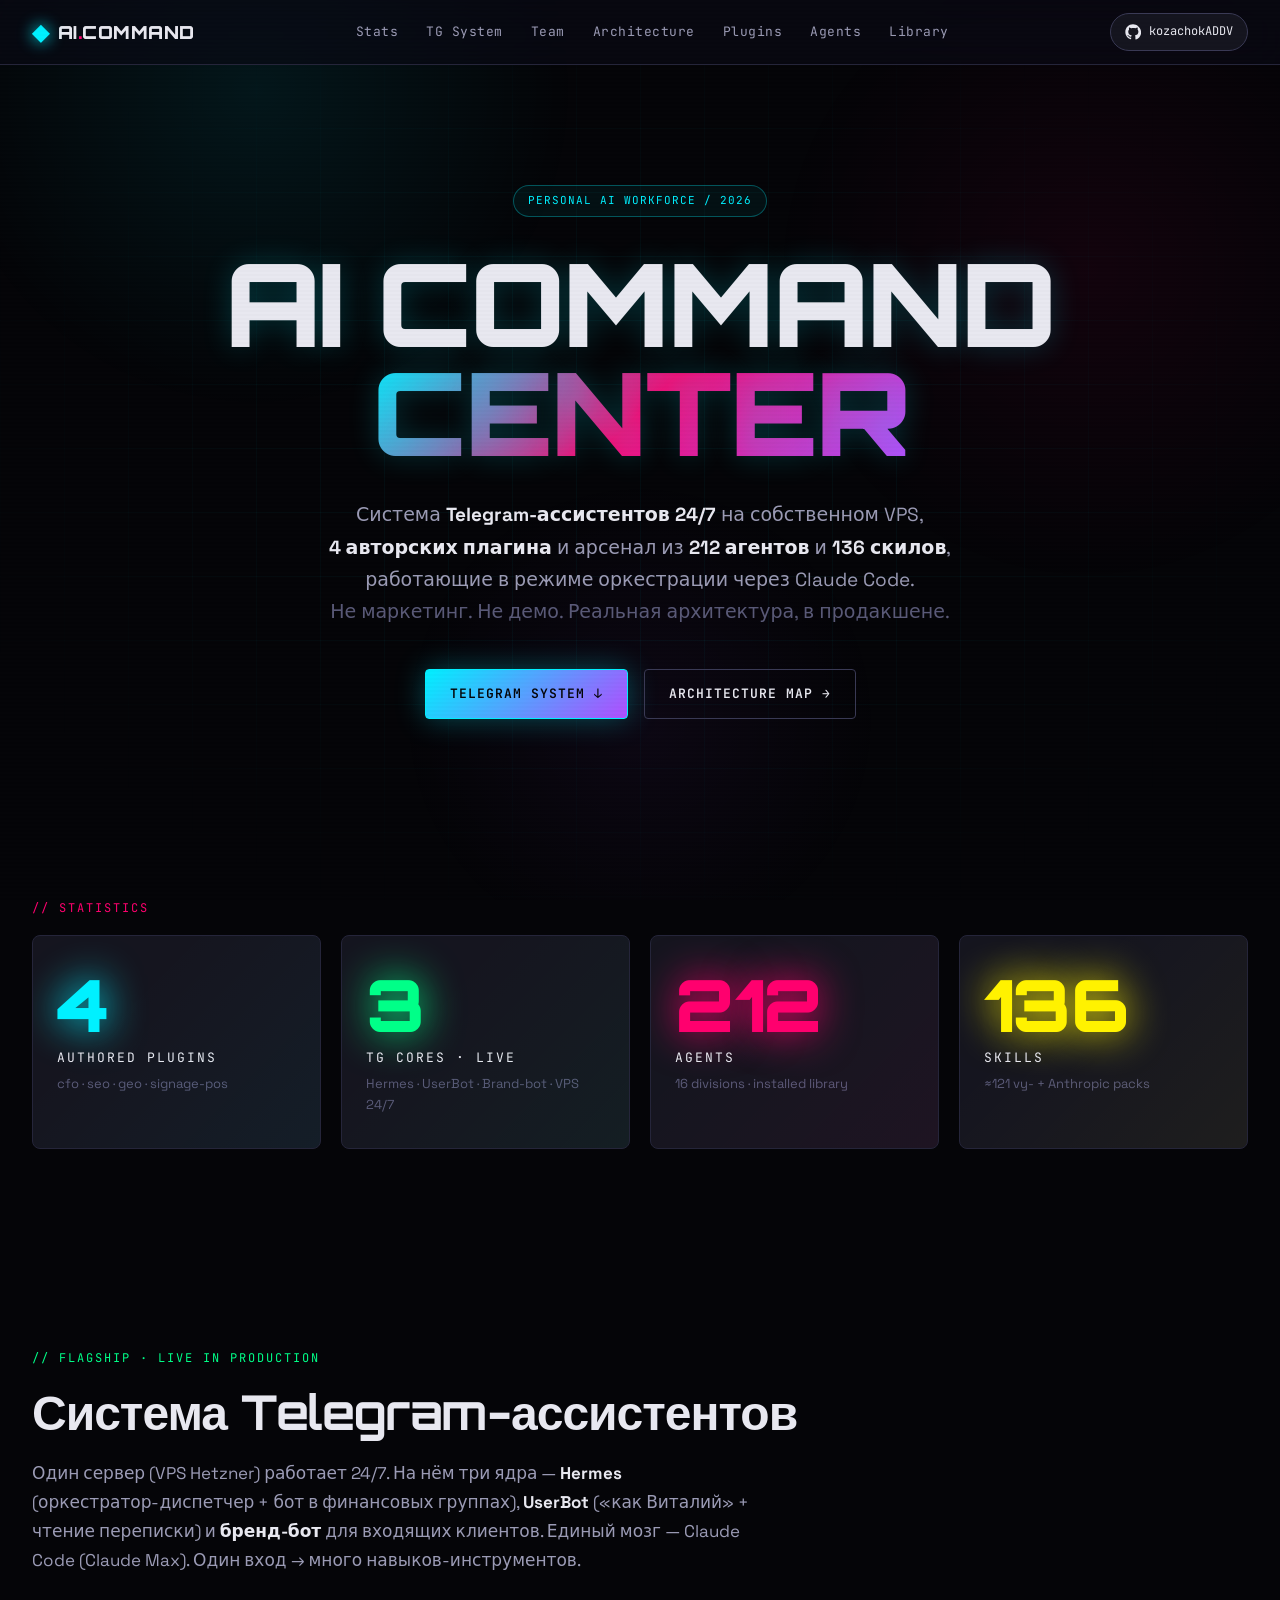
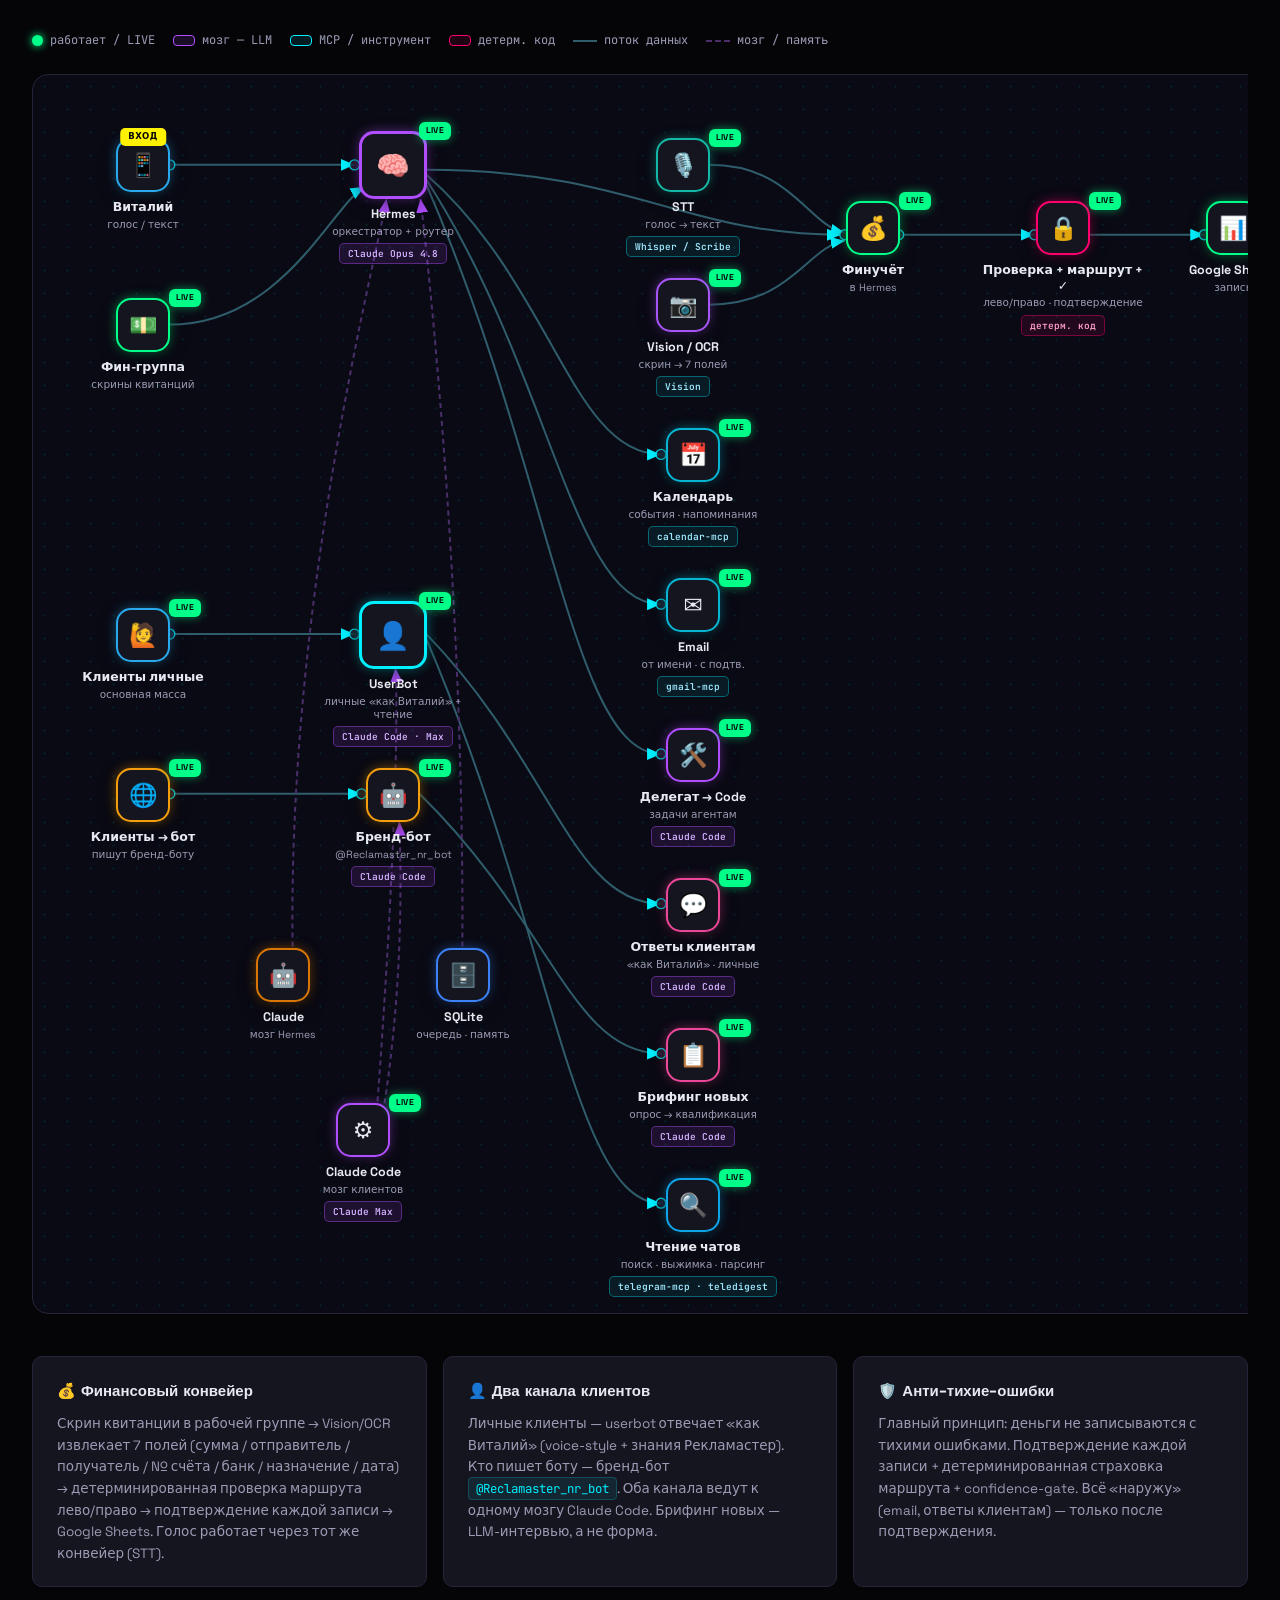
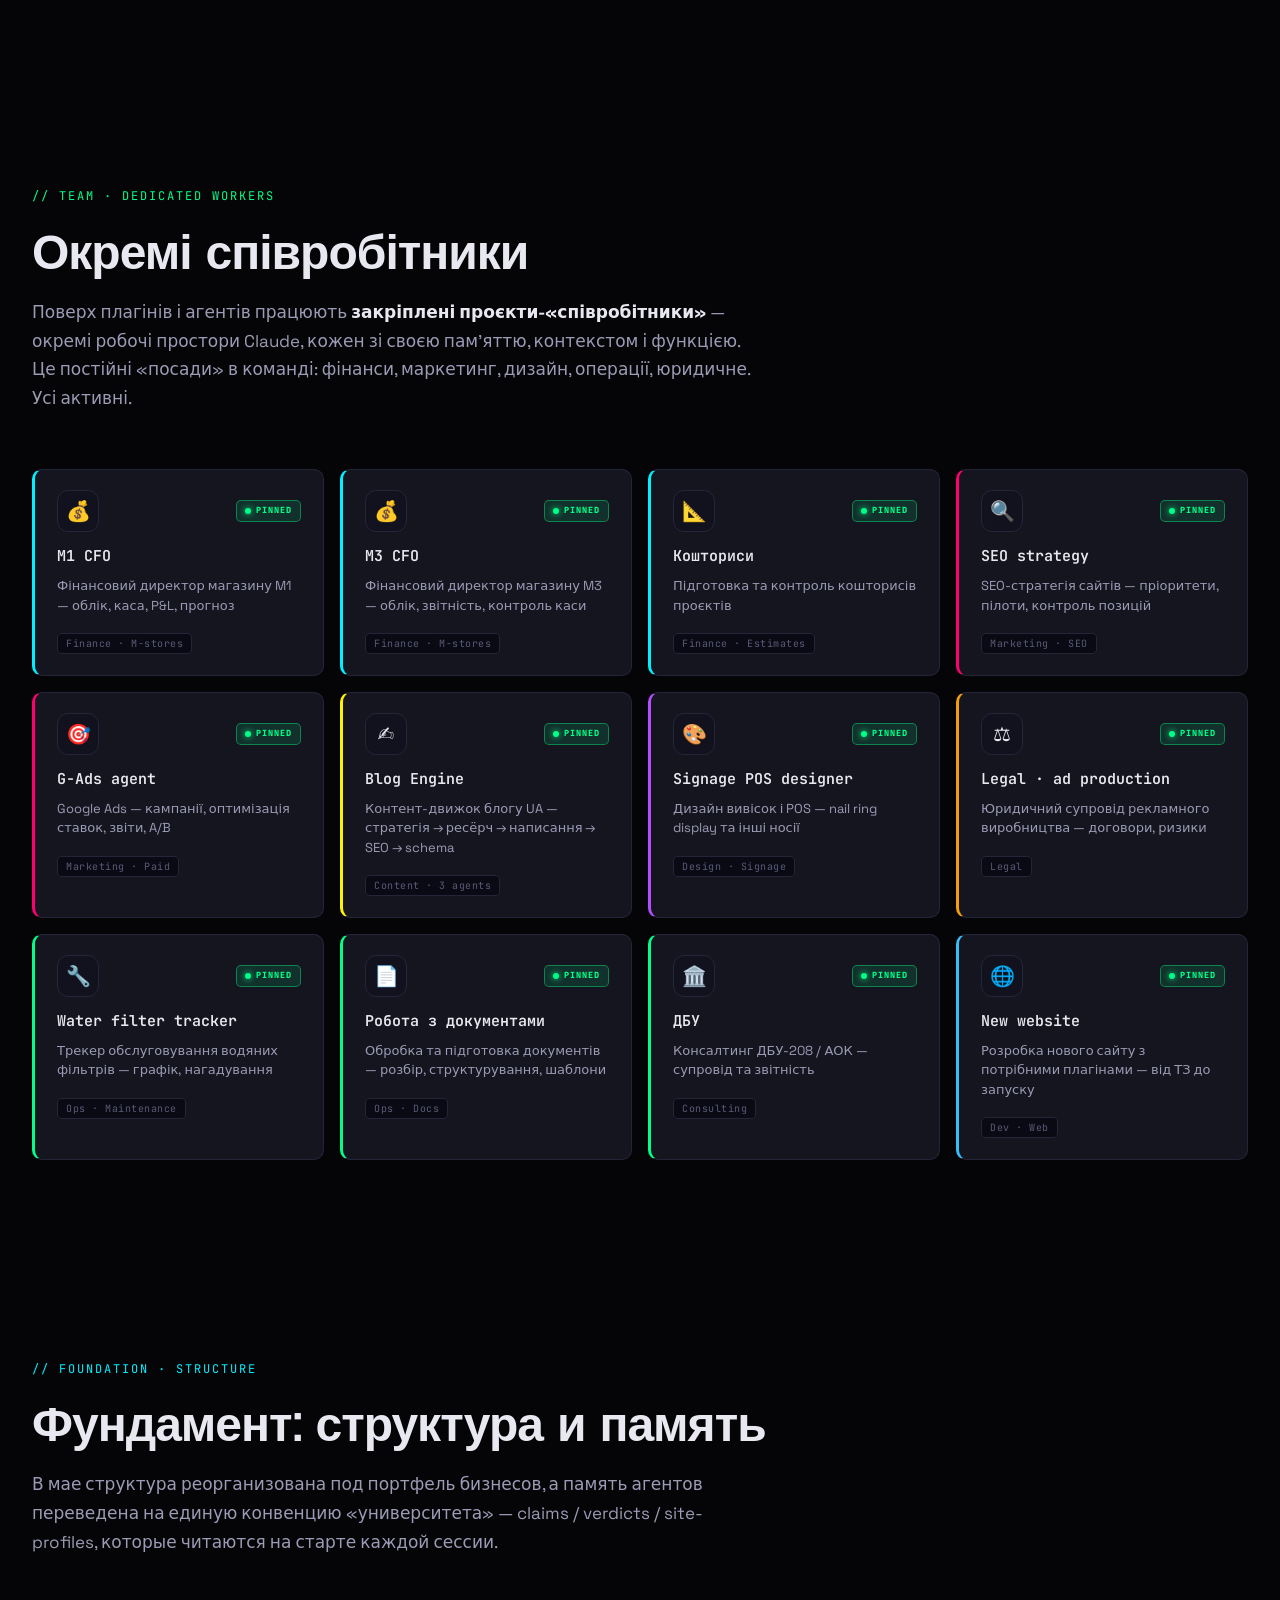
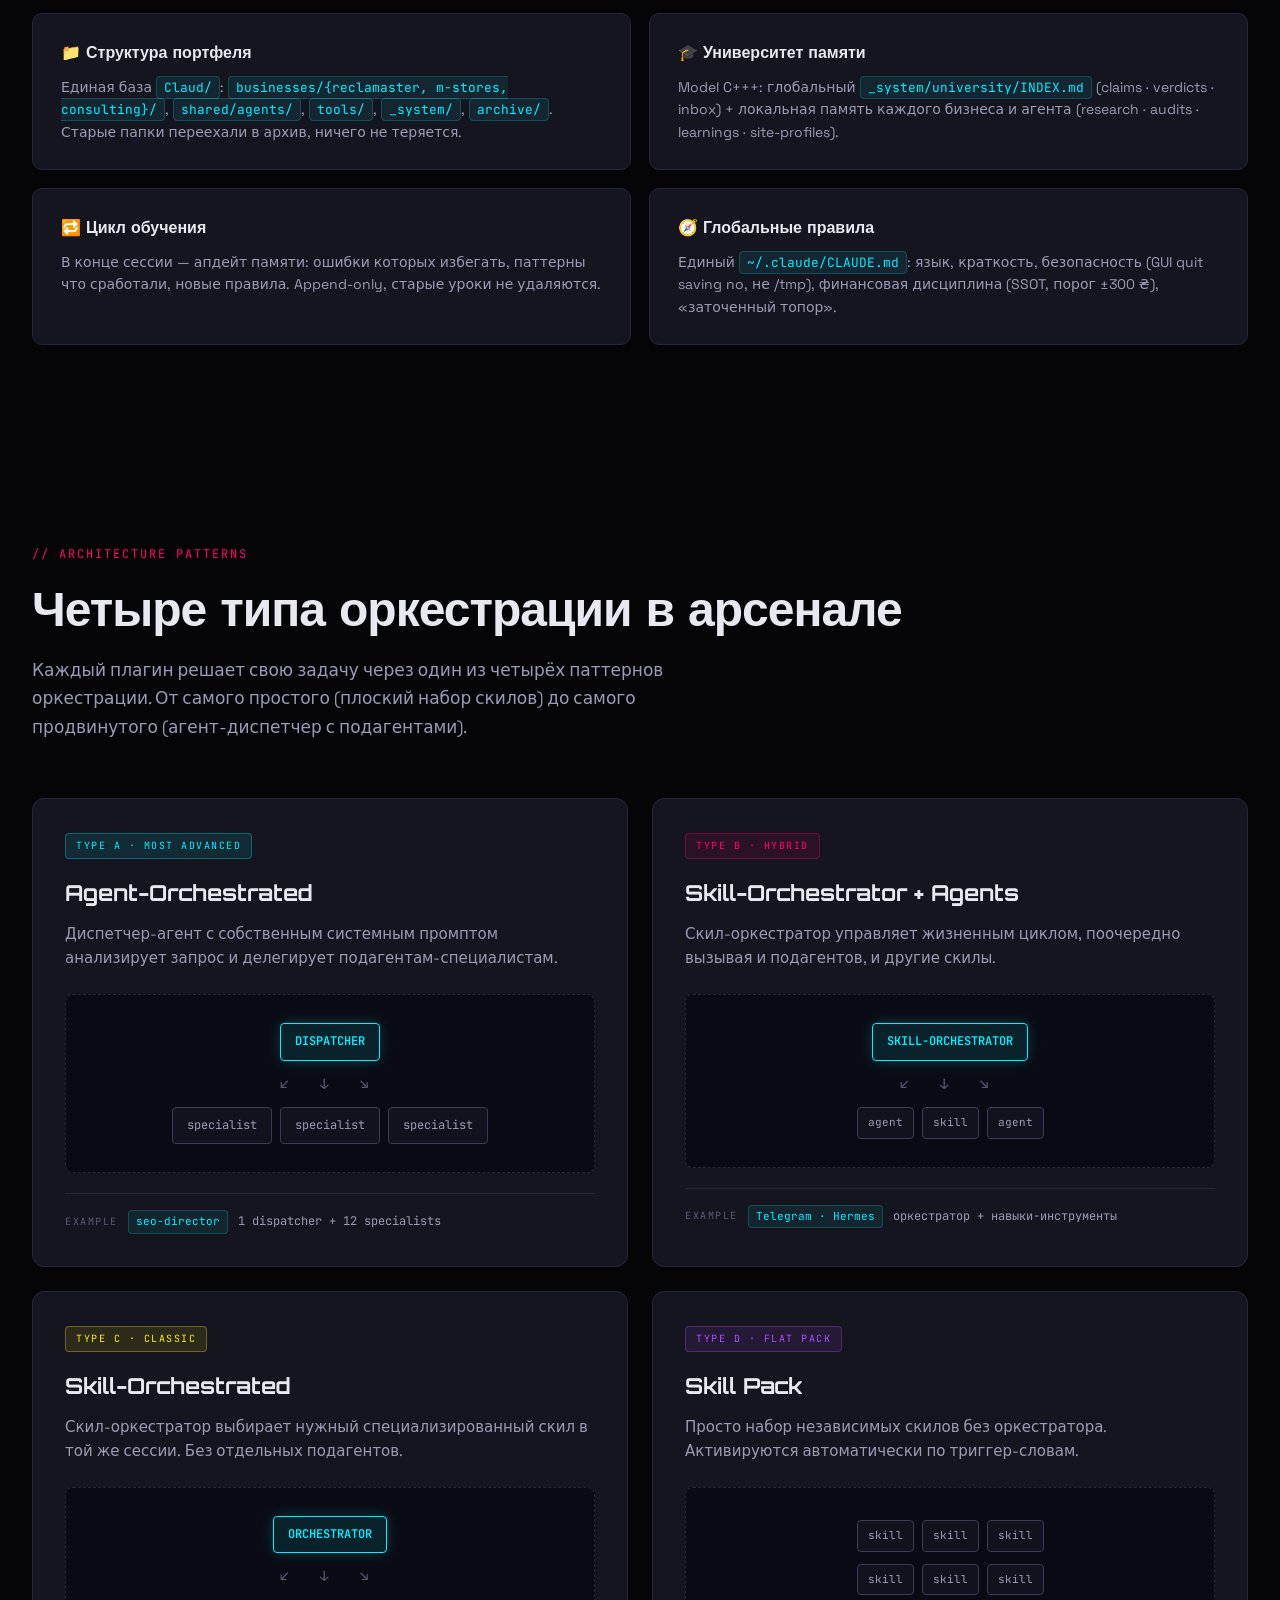
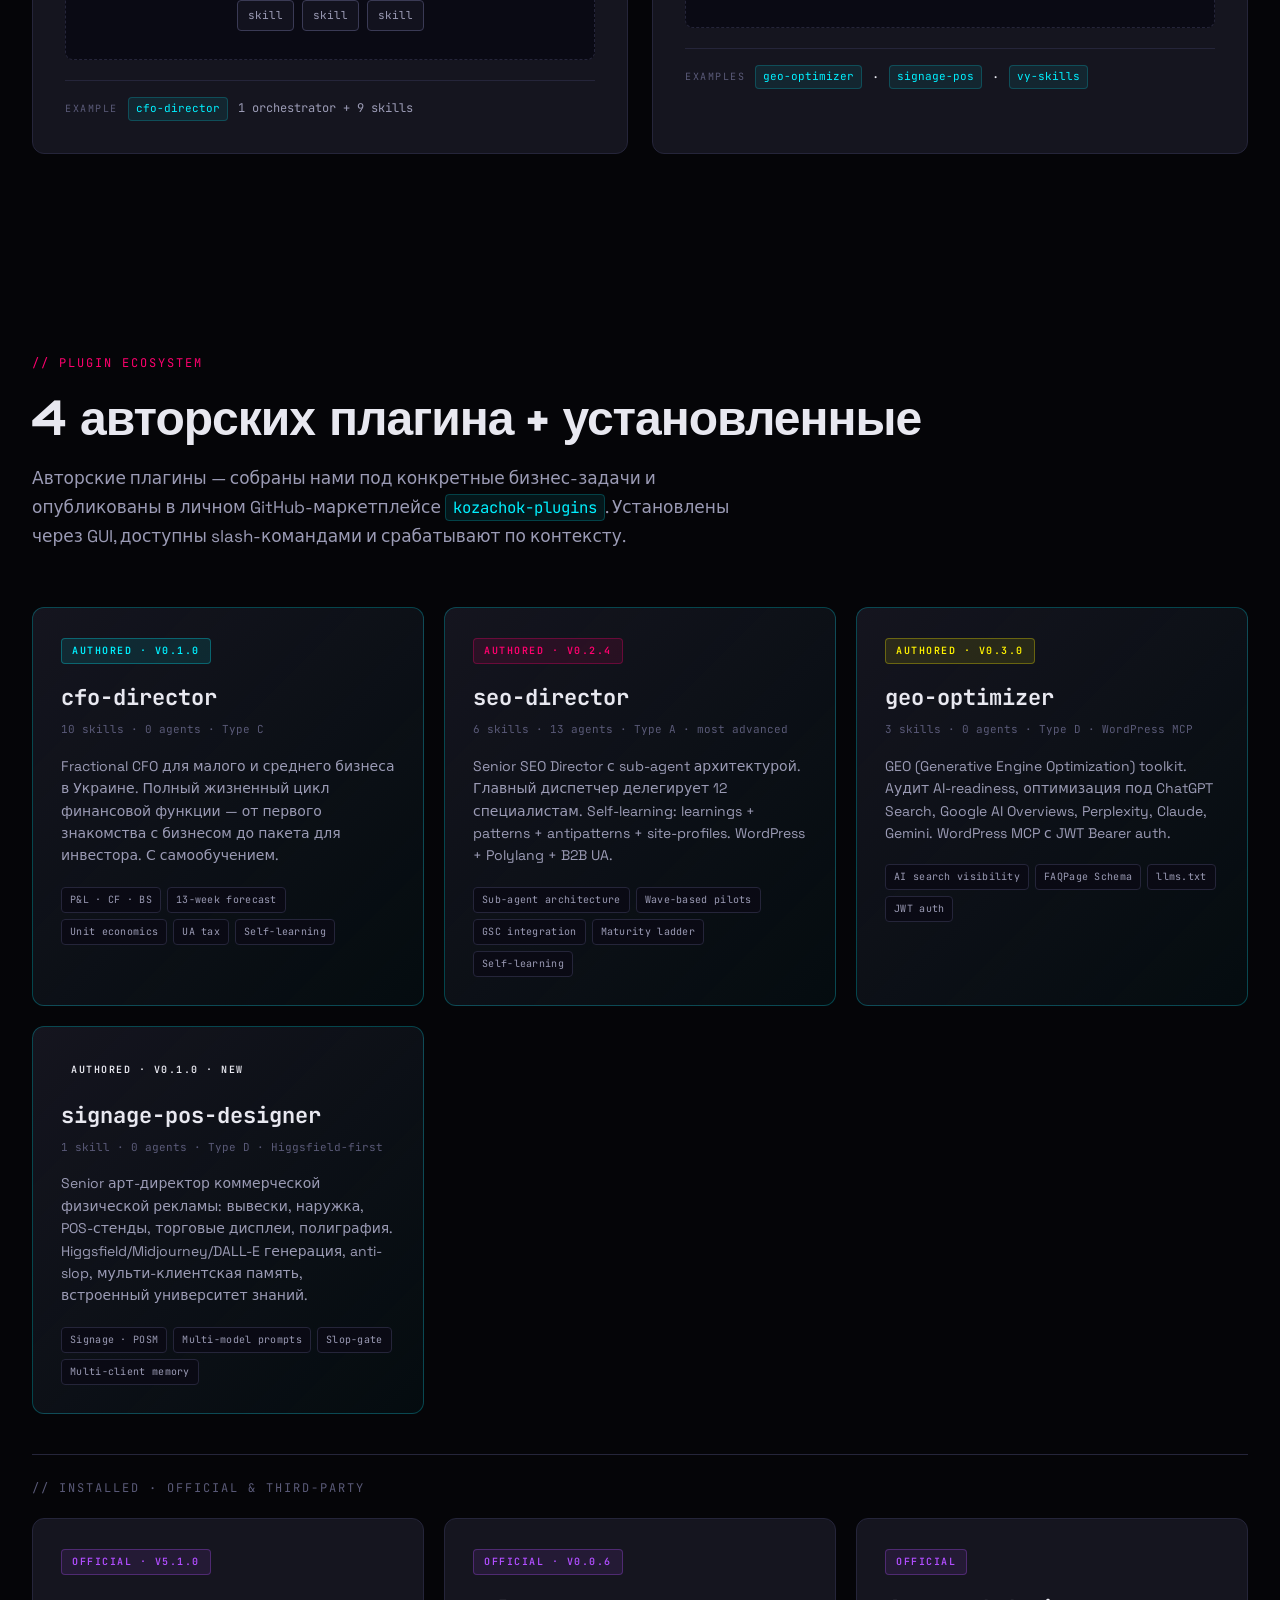
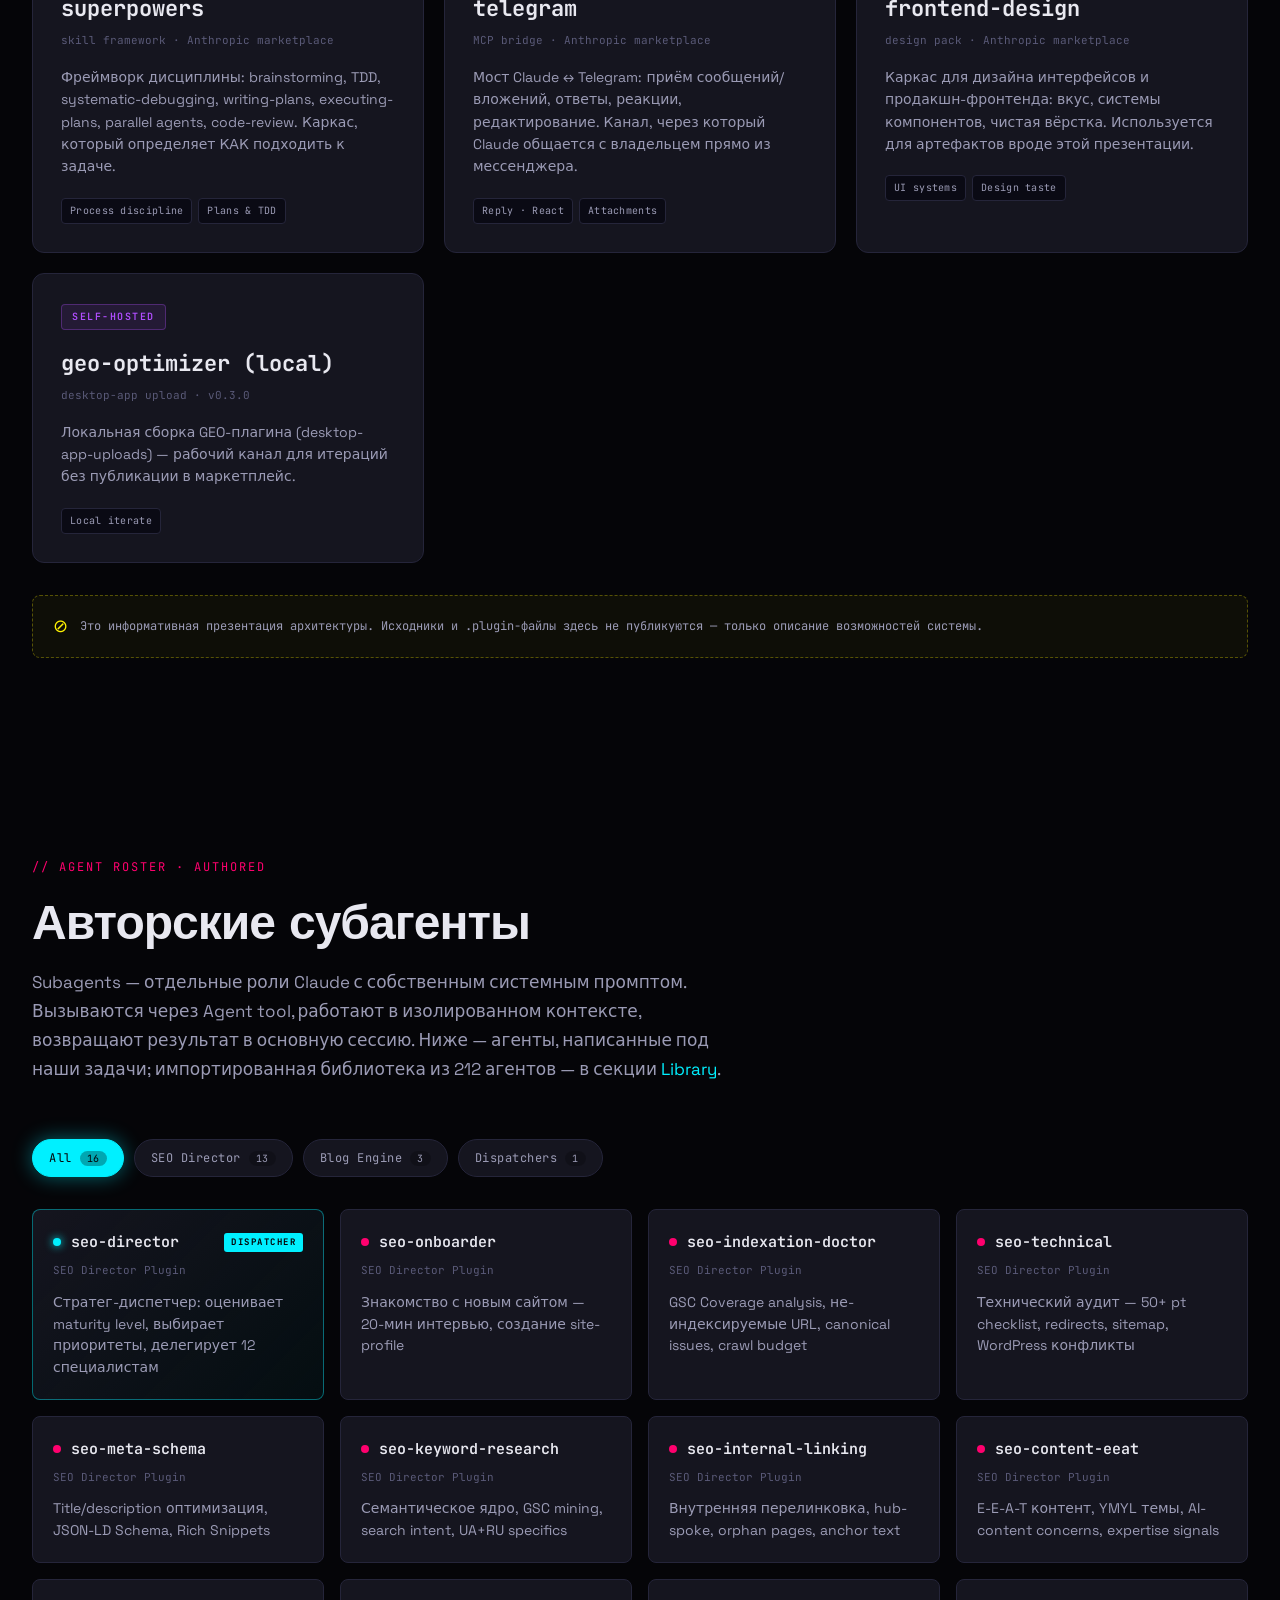
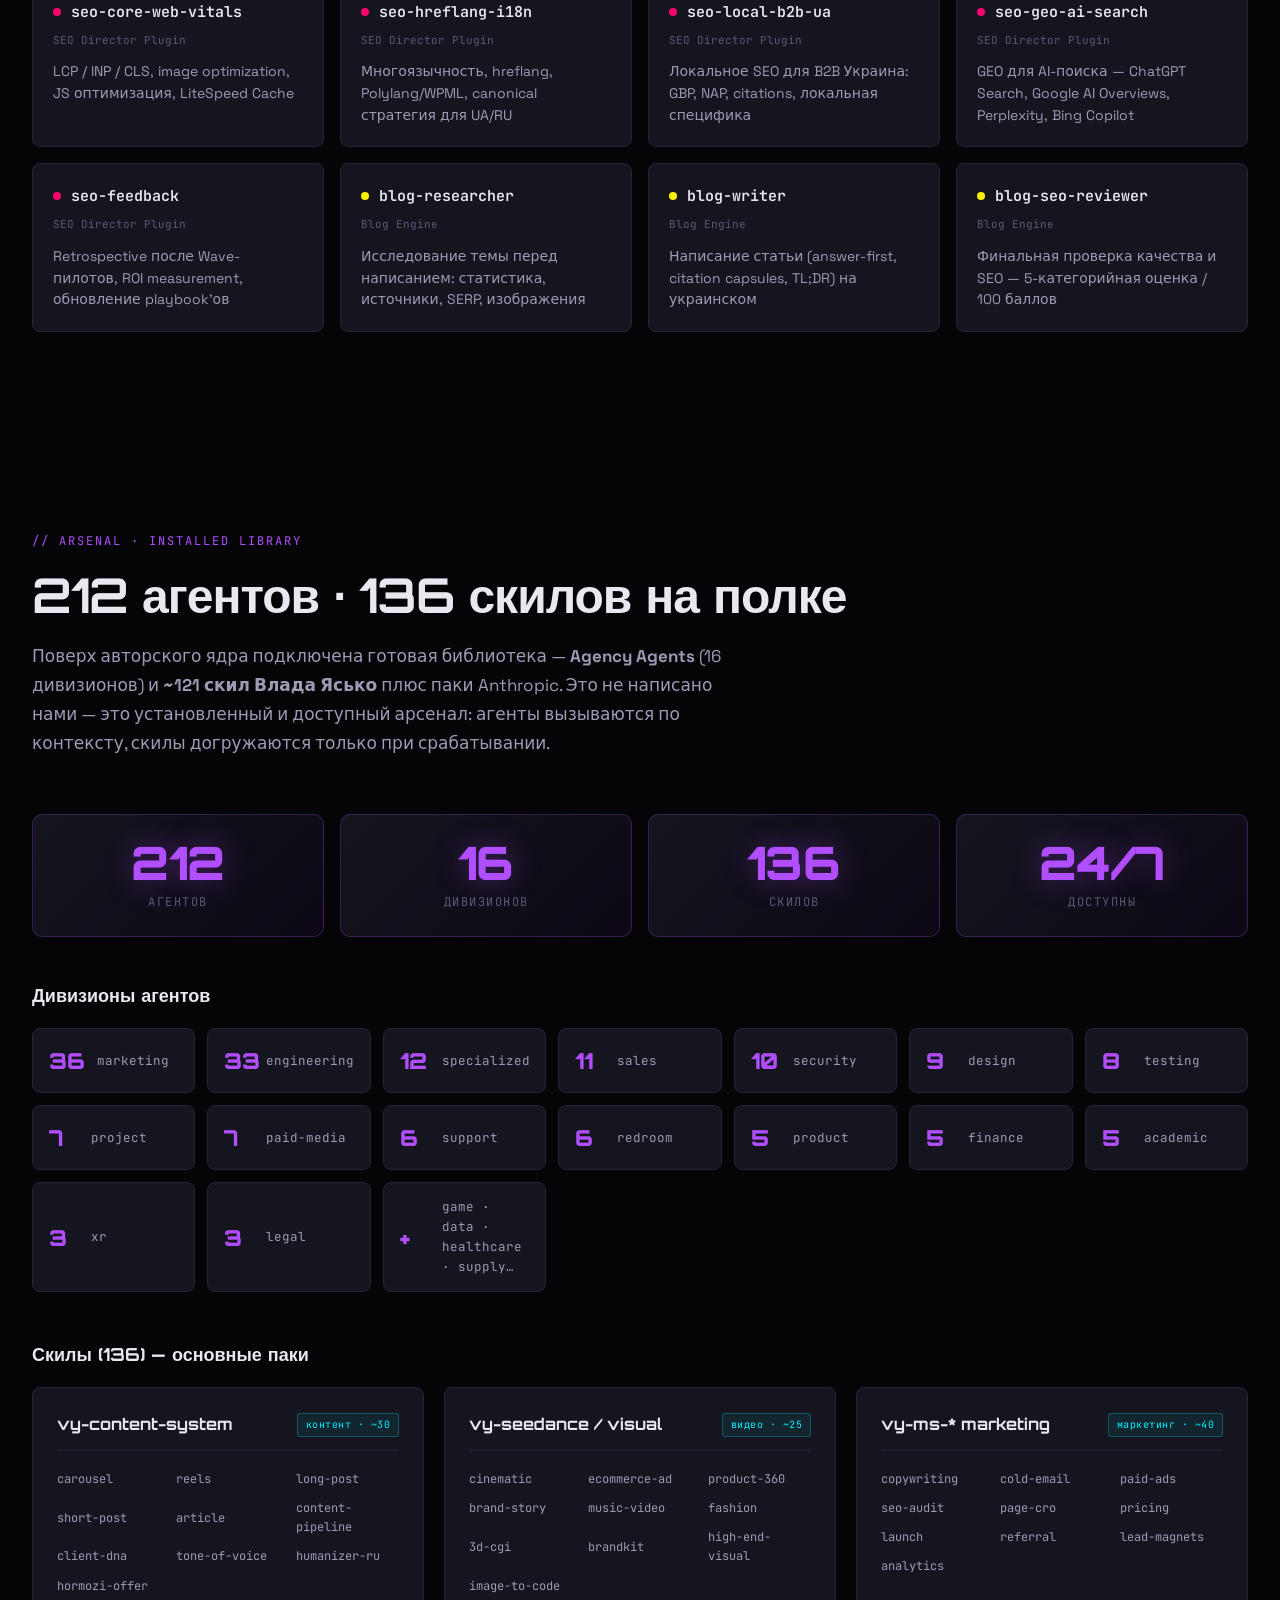
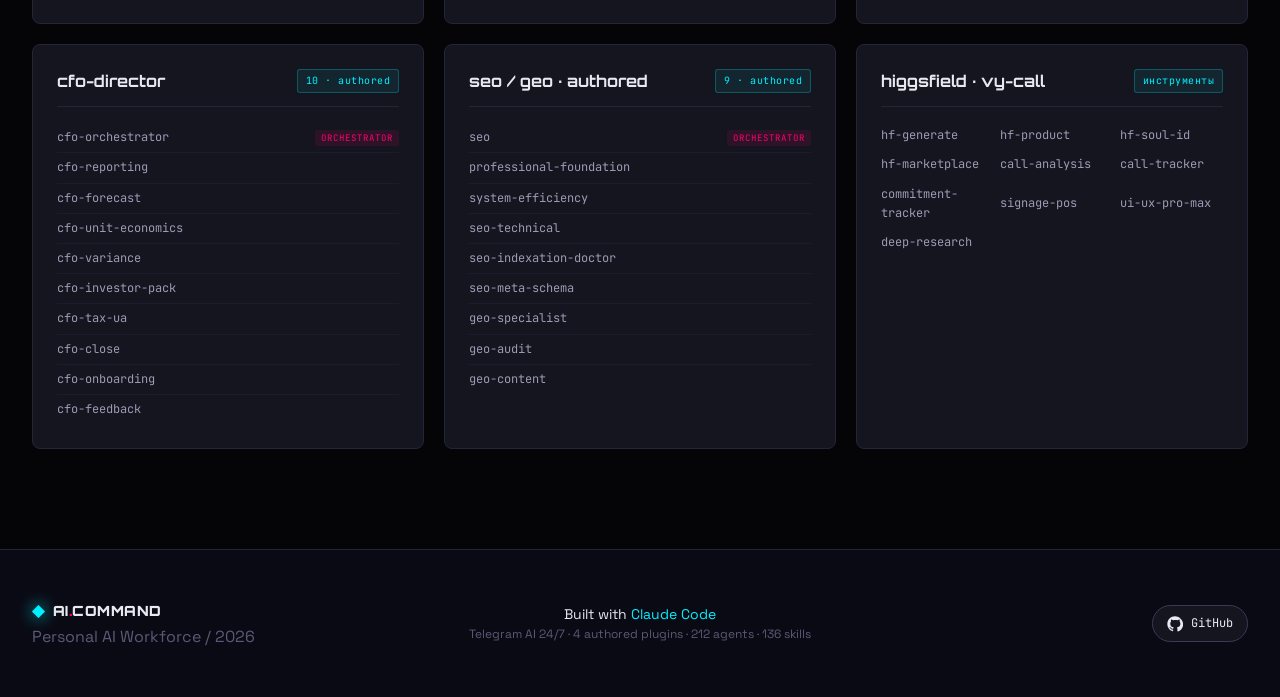
<file: index.html>
<!DOCTYPE html>
<html lang="ru">
<head>
<meta charset="UTF-8">
<meta name="viewport" content="width=device-width, initial-scale=1.0">
<meta name="description" content="Personal AI Workforce — система Telegram-ассистентов 24/7, 4 авторских плагина, 212 агентов и 136 скилов. Архитектура персональной AI-команды на базе Claude Code.">
<meta name="theme-color" content="#0a0a0f">
<title>AI COMMAND CENTER — Personal AI Workforce</title>
<link rel="preconnect" href="https://fonts.googleapis.com">
<link rel="preconnect" href="https://fonts.gstatic.com" crossorigin>
<link href="https://fonts.googleapis.com/css2?family=JetBrains+Mono:wght@400;600;800&family=Space+Grotesk:wght@400;500;700&family=Orbitron:wght@700;900&display=swap" rel="stylesheet">
<link rel="stylesheet" href="style.css">
</head>
<body>

<!-- Animated grid background -->
<div class="bg-grid" aria-hidden="true"></div>
<div class="bg-glow" aria-hidden="true"></div>
<div class="scanlines" aria-hidden="true"></div>

<!-- BOOT SEQUENCE OVERLAY -->
<div class="boot-overlay" id="bootOverlay">
  <div class="boot-content">
    <div class="boot-line">&gt; SYSTEM INITIALIZED<span class="cursor">_</span></div>
    <div class="boot-line">&gt; LOADING NEURAL ARCHITECTURE...</div>
    <div class="boot-line">&gt; TELEGRAM AI SYSTEM — ONLINE 24/7</div>
    <div class="boot-line">&gt; SPAWNING 212 AGENTS · 136 SKILLS</div>
    <div class="boot-line">&gt; MOUNTING 4 AUTHORED PLUGINS</div>
    <div class="boot-line success">&gt; AI COMMAND CENTER ONLINE</div>
  </div>
</div>

<!-- HEADER -->
<header class="site-header">
  <div class="container header-row">
    <div class="logo">
      <span class="logo-mark">◆</span>
      <span class="logo-text">AI<span class="accent">.</span>COMMAND</span>
    </div>
    <nav class="site-nav">
      <a href="#stats">Stats</a>
      <a href="#system">TG System</a>
      <a href="#team">Team</a>
      <a href="#architecture">Architecture</a>
      <a href="#plugins">Plugins</a>
      <a href="#agents">Agents</a>
      <a href="#library">Library</a>
    </nav>
    <a class="github-pill" href="https://github.com/kozachokADDV/ai-arsenal" target="_blank" rel="noopener">
      <svg width="16" height="16" viewBox="0 0 24 24" fill="currentColor"><path d="M12 .5C5.6.5.5 5.6.5 12c0 5.1 3.3 9.4 7.9 10.9.6.1.8-.2.8-.6v-2c-3.2.7-3.9-1.4-3.9-1.4-.5-1.3-1.3-1.7-1.3-1.7-1.1-.7.1-.7.1-.7 1.2.1 1.8 1.2 1.8 1.2 1.1 1.8 2.8 1.3 3.5 1 .1-.8.4-1.3.8-1.6-2.6-.3-5.3-1.3-5.3-5.7 0-1.3.4-2.3 1.2-3.1-.1-.3-.5-1.5.1-3.2 0 0 1-.3 3.3 1.2 1-.3 2-.4 3-.4s2 .1 3 .4c2.3-1.5 3.3-1.2 3.3-1.2.6 1.7.2 2.9.1 3.2.7.8 1.2 1.8 1.2 3.1 0 4.4-2.7 5.4-5.3 5.7.4.4.8 1.1.8 2.2v3.3c0 .3.2.7.8.6 4.6-1.5 7.9-5.8 7.9-10.9C23.5 5.6 18.4.5 12 .5z"/></svg>
      <span>kozachokADDV</span>
    </a>
  </div>
</header>

<!-- HERO -->
<section class="hero">
  <div class="container hero-content">
    <div class="hero-tag">PERSONAL AI WORKFORCE / 2026</div>
    <h1 class="hero-title">
      <span class="glitch" data-text="AI COMMAND">AI COMMAND</span>
      <br>
      <span class="glitch alt" data-text="CENTER">CENTER</span>
    </h1>
    <p class="hero-sub">
      Система <strong>Telegram-ассистентов 24/7</strong> на собственном VPS,<br>
      <strong>4 авторских плагина</strong> и арсенал из <strong>212 агентов</strong> и <strong>136 скилов</strong>,<br>
      работающие в режиме оркестрации через Claude Code.<br>
      <span class="muted">Не маркетинг. Не демо. Реальная архитектура, в продакшене.</span>
    </p>
    <div class="hero-cta">
      <a href="#system" class="btn-primary">TELEGRAM SYSTEM ↓</a>
      <a href="#architecture" class="btn-ghost">ARCHITECTURE MAP →</a>
    </div>
  </div>
</section>

<!-- STATS -->
<section class="stats" id="stats">
  <div class="container">
    <div class="section-label">// STATISTICS</div>
    <div class="stats-grid">
      <div class="stat-card cyan">
        <div class="stat-num" data-target="4">0</div>
        <div class="stat-label">Authored plugins</div>
        <div class="stat-sub">cfo · seo · geo · signage-pos</div>
      </div>
      <div class="stat-card green">
        <div class="stat-num" data-target="3">0</div>
        <div class="stat-label">TG cores · LIVE</div>
        <div class="stat-sub">Hermes · UserBot · Brand-bot · VPS 24/7</div>
      </div>
      <div class="stat-card magenta">
        <div class="stat-num" data-target="212">0</div>
        <div class="stat-label">Agents</div>
        <div class="stat-sub">16 divisions · installed library</div>
      </div>
      <div class="stat-card yellow">
        <div class="stat-num" data-target="136">0</div>
        <div class="stat-label">Skills</div>
        <div class="stat-sub">≈121 vy- + Anthropic packs</div>
      </div>
    </div>
  </div>
</section>

<!-- TELEGRAM ASSISTANT SYSTEM -->
<section class="tg-section" id="system">
  <div class="container">
    <div class="section-label">// FLAGSHIP · LIVE IN PRODUCTION</div>
    <h2 class="section-title">Система Telegram-ассистентов</h2>
    <p class="section-intro">
      Один сервер (VPS Hetzner) работает 24/7. На нём три ядра — <strong>Hermes</strong> (оркестратор-диспетчер + бот в финансовых группах), <strong>UserBot</strong> («как Виталий» + чтение переписки) и <strong>бренд-бот</strong> для входящих клиентов. Единый мозг — Claude Code (Claude Max). Один вход → много навыков-инструментов.
    </p>

    <div class="tg-legend">
      <span><i class="tg-st live"></i> работает / LIVE</span>
      <span><i class="tg-chip-demo brain"></i> мозг — LLM</span>
      <span><i class="tg-chip-demo tool"></i> MCP / инструмент</span>
      <span><i class="tg-chip-demo det"></i> детерм. код</span>
      <span><i class="tg-line"></i> поток данных</span>
      <span><i class="tg-line d"></i> мозг / память</span>
    </div>

    <div class="tg-scroll">
      <div class="tg-canvas">
        <svg class="tg-wires" viewBox="0 0 1340 1240" preserveAspectRatio="none">
          <defs>
            <marker id="ar" markerWidth="9" markerHeight="9" refX="7" refY="3" orient="auto"><path d="M0,0 L7,3 L0,6 Z" fill="#00f0ff"/></marker>
            <marker id="ard" markerWidth="9" markerHeight="9" refX="7" refY="3" orient="auto"><path d="M0,0 L7,3 L0,6 Z" fill="#b14eff"/></marker>
          </defs>
          <g fill="none" stroke="#2f5d6b" stroke-width="2" marker-end="url(#ar)">
            <path d="M137,90 C240,90 290,90 322,90"/>
            <path d="M137,250 C250,250 300,130 332,112"/>
            <path d="M137,560 C240,560 290,560 322,560"/>
            <path d="M137,720 C240,720 300,720 329,720"/>
            <path d="M394,95 C600,95 650,160 809,160"/>
            <path d="M394,100 C520,210 540,380 629,380"/>
            <path d="M394,105 C520,300 540,530 629,530"/>
            <path d="M394,110 C520,400 540,680 629,680"/>
            <path d="M394,560 C520,690 540,830 629,830"/>
            <path d="M394,565 C520,860 540,1130 629,1130"/>
            <path d="M387,720 C520,850 540,980 629,980"/>
            <path d="M677,90 C760,90 775,150 813,158"/>
            <path d="M677,230 C760,230 775,172 813,166"/>
            <path d="M867,160 C950,160 960,160 1003,160"/>
            <path d="M1057,160 C1140,160 1150,160 1173,160"/>
          </g>
          <g fill="none" stroke="#4a2f6b" stroke-width="2" stroke-dasharray="5 4" marker-end="url(#ard)">
            <path d="M260,873 C255,520 345,180 354,124"/>
            <path d="M430,873 C432,520 395,180 388,124"/>
            <path d="M345,1028 C362,800 366,640 363,594"/>
            <path d="M352,1030 C372,900 368,790 367,748"/>
          </g>
          <g fill="#1c1c2a" stroke="#00f0ff" stroke-width="1.4" opacity="0.85">
            <circle cx="137" cy="90" r="5"/><circle cx="322" cy="90" r="5"/>
            <circle cx="137" cy="560" r="5"/><circle cx="322" cy="560" r="5"/>
            <circle cx="137" cy="720" r="5"/><circle cx="329" cy="720" r="5"/>
            <circle cx="629" cy="380" r="5"/><circle cx="629" cy="530" r="5"/><circle cx="629" cy="680" r="5"/>
            <circle cx="629" cy="830" r="5"/><circle cx="629" cy="980" r="5"/><circle cx="629" cy="1130" r="5"/>
            <circle cx="813" cy="160" r="5"/><circle cx="867" cy="160" r="5"/><circle cx="1003" cy="160" r="5"/><circle cx="1173" cy="160" r="5"/>
          </g>
        </svg>

        <!-- INPUTS -->
        <div class="tg-node" style="--c:#29a9eb;left:110px;top:63px"><span class="tg-trig">вход</span><div class="tg-ic">📱</div><div class="tg-nm">Виталий</div><div class="tg-sb">голос / текст</div></div>
        <div class="tg-node" style="--c:#00ff88;left:110px;top:223px"><span class="tg-st live">LIVE</span><div class="tg-ic">💵</div><div class="tg-nm">Фин-группа</div><div class="tg-sb">скрины квитанций</div></div>
        <div class="tg-node" style="--c:#29a9eb;left:110px;top:533px"><span class="tg-st live">LIVE</span><div class="tg-ic">🙋</div><div class="tg-nm">Клиенты личные</div><div class="tg-sb">основная масса</div></div>
        <div class="tg-node" style="--c:#f59e0b;left:110px;top:693px"><span class="tg-st live">LIVE</span><div class="tg-ic">🌐</div><div class="tg-nm">Клиенты → бот</div><div class="tg-sb">пишут бренд-боту</div></div>

        <!-- CORES -->
        <div class="tg-node big" style="--c:#b14eff;left:360px;top:56px"><span class="tg-st live">LIVE</span><div class="tg-ic">🧠</div><div class="tg-nm">Hermes</div><div class="tg-sb">оркестратор + роутер</div><div class="tg-br brain">Claude Opus 4.8</div></div>
        <div class="tg-node big" style="--c:#00f0ff;left:360px;top:526px"><span class="tg-st live">LIVE</span><div class="tg-ic">👤</div><div class="tg-nm">UserBot</div><div class="tg-sb">личные «как Виталий» + чтение</div><div class="tg-br brain">Claude Code · Max</div></div>
        <div class="tg-node" style="--c:#f59e0b;left:360px;top:693px"><span class="tg-st live">LIVE</span><div class="tg-ic">🤖</div><div class="tg-nm">Бренд-бот</div><div class="tg-sb">@Reclamaster_nr_bot</div><div class="tg-br brain">Claude Code</div></div>

        <!-- SUBS -->
        <div class="tg-node" style="--c:#d97706;left:250px;top:873px"><div class="tg-ic">🤖</div><div class="tg-nm">Claude</div><div class="tg-sb">мозг Hermes</div></div>
        <div class="tg-node" style="--c:#3b82f6;left:430px;top:873px"><div class="tg-ic">🗄️</div><div class="tg-nm">SQLite</div><div class="tg-sb">очередь · память</div></div>
        <div class="tg-node" style="--c:#b14eff;left:330px;top:1028px"><span class="tg-st live">LIVE</span><div class="tg-ic">⚙️</div><div class="tg-nm">Claude Code</div><div class="tg-sb">мозг клиентов</div><div class="tg-br brain">Claude Max</div></div>

        <!-- FINANCE BAND -->
        <div class="tg-node" style="--c:#14b8a6;left:650px;top:63px"><span class="tg-st live">LIVE</span><div class="tg-ic">🎙️</div><div class="tg-nm">STT</div><div class="tg-sb">голос → текст</div><div class="tg-br tool">Whisper / Scribe</div></div>
        <div class="tg-node" style="--c:#a855f7;left:650px;top:203px"><span class="tg-st live">LIVE</span><div class="tg-ic">📷</div><div class="tg-nm">Vision / OCR</div><div class="tg-sb">скрин → 7 полей</div><div class="tg-br tool">Vision</div></div>
        <div class="tg-node" style="--c:#00ff88;left:840px;top:126px"><span class="tg-st live">LIVE</span><div class="tg-ic">💰</div><div class="tg-nm">Финучёт</div><div class="tg-sb">в Hermes</div></div>
        <div class="tg-node" style="--c:#ff006e;left:1030px;top:126px"><span class="tg-st live">LIVE</span><div class="tg-ic">🔒</div><div class="tg-nm">Проверка + маршрут + ✓</div><div class="tg-sb">лево/право · подтверждение</div><div class="tg-br det">детерм. код</div></div>
        <div class="tg-node" style="--c:#00ff88;left:1200px;top:126px"><span class="tg-st live">LIVE</span><div class="tg-ic">📊</div><div class="tg-nm">Google Sheets</div><div class="tg-sb">запись</div></div>

        <!-- SKILLS COLUMN -->
        <div class="tg-node" style="--c:#06b6d4;left:660px;top:353px"><span class="tg-st live">LIVE</span><div class="tg-ic">📅</div><div class="tg-nm">Календарь</div><div class="tg-sb">события · напоминания</div><div class="tg-br tool">calendar-mcp</div></div>
        <div class="tg-node" style="--c:#06b6d4;left:660px;top:503px"><span class="tg-st live">LIVE</span><div class="tg-ic">✉️</div><div class="tg-nm">Email</div><div class="tg-sb">от имени · с подтв.</div><div class="tg-br tool">gmail-mcp</div></div>
        <div class="tg-node" style="--c:#b14eff;left:660px;top:653px"><span class="tg-st live">LIVE</span><div class="tg-ic">🛠️</div><div class="tg-nm">Делегат → Code</div><div class="tg-sb">задачи агентам</div><div class="tg-br brain">Claude Code</div></div>
        <div class="tg-node" style="--c:#ec4899;left:660px;top:803px"><span class="tg-st live">LIVE</span><div class="tg-ic">💬</div><div class="tg-nm">Ответы клиентам</div><div class="tg-sb">«как Виталий» · личные</div><div class="tg-br brain">Claude Code</div></div>
        <div class="tg-node" style="--c:#ec4899;left:660px;top:953px"><span class="tg-st live">LIVE</span><div class="tg-ic">📋</div><div class="tg-nm">Брифинг новых</div><div class="tg-sb">опрос → квалификация</div><div class="tg-br brain">Claude Code</div></div>
        <div class="tg-node" style="--c:#0ea5e9;left:660px;top:1103px"><span class="tg-st live">LIVE</span><div class="tg-ic">🔍</div><div class="tg-nm">Чтение чатов</div><div class="tg-sb">поиск · выжимка · парсинг</div><div class="tg-br tool">telegram-mcp · teledigest</div></div>
      </div>
    </div>

    <div class="tg-cards">
      <div class="tg-card">
        <h4>💰 Финансовый конвейер</h4>
        <p>Скрин квитанции в рабочей группе → Vision/OCR извлекает 7 полей (сумма / отправитель / получатель / № счёта / банк / назначение / дата) → детерминированная проверка маршрута лево/право → подтверждение каждой записи → Google Sheets. Голос работает через тот же конвейер (STT).</p>
      </div>
      <div class="tg-card">
        <h4>👤 Два канала клиентов</h4>
        <p>Личные клиенты — userbot отвечает «как Виталий» (voice-style + знания Рекламастер). Кто пишет боту — бренд-бот <code>@Reclamaster_nr_bot</code>. Оба канала ведут к одному мозгу Claude Code. Брифинг новых — LLM-интервью, а не форма.</p>
      </div>
      <div class="tg-card">
        <h4>🛡️ Анти-тихие-ошибки</h4>
        <p>Главный принцип: деньги не записываются с тихими ошибками. Подтверждение каждой записи + детерминированная страховка маршрута + confidence-gate. Всё «наружу» (email, ответы клиентам) — только после подтверждения.</p>
      </div>
    </div>
  </div>
</section>

<!-- TEAM · DEDICATED WORKERS -->
<section class="team" id="team">
  <div class="container">
    <div class="section-label">// TEAM · DEDICATED WORKERS</div>
    <h2 class="section-title">Окремі співробітники</h2>
    <p class="section-intro">
      Поверх плагінів і агентів працюють <strong>закріплені проєкти-«співробітники»</strong> — окремі робочі простори Claude, кожен зі своєю памʼяттю, контекстом і функцією. Це постійні «посади» в команді: фінанси, маркетинг, дизайн, операції, юридичне. Усі активні.
    </p>

    <div class="emp-grid">
      <article class="emp-card finance">
        <div class="emp-head"><span class="emp-ic">💰</span><span class="emp-pin">PINNED</span></div>
        <h3>M1 CFO</h3>
        <div class="emp-role">Фінансовий директор магазину M1 — облік, каса, P&amp;L, прогноз</div>
        <span class="emp-area">Finance · M-stores</span>
      </article>
      <article class="emp-card finance">
        <div class="emp-head"><span class="emp-ic">💰</span><span class="emp-pin">PINNED</span></div>
        <h3>M3 CFO</h3>
        <div class="emp-role">Фінансовий директор магазину M3 — облік, звітність, контроль каси</div>
        <span class="emp-area">Finance · M-stores</span>
      </article>
      <article class="emp-card finance">
        <div class="emp-head"><span class="emp-ic">📐</span><span class="emp-pin">PINNED</span></div>
        <h3>Кошториси</h3>
        <div class="emp-role">Підготовка та контроль кошторисів проєктів</div>
        <span class="emp-area">Finance · Estimates</span>
      </article>

      <article class="emp-card marketing">
        <div class="emp-head"><span class="emp-ic">🔍</span><span class="emp-pin">PINNED</span></div>
        <h3>SEO strategy</h3>
        <div class="emp-role">SEO-стратегія сайтів — пріоритети, пілоти, контроль позицій</div>
        <span class="emp-area">Marketing · SEO</span>
      </article>
      <article class="emp-card marketing">
        <div class="emp-head"><span class="emp-ic">🎯</span><span class="emp-pin">PINNED</span></div>
        <h3>G-Ads agent</h3>
        <div class="emp-role">Google Ads — кампанії, оптимізація ставок, звіти, A/B</div>
        <span class="emp-area">Marketing · Paid</span>
      </article>
      <article class="emp-card content">
        <div class="emp-head"><span class="emp-ic">✍️</span><span class="emp-pin">PINNED</span></div>
        <h3>Blog Engine</h3>
        <div class="emp-role">Контент-движок блогу UA — стратегія → ресёрч → написання → SEO → schema</div>
        <span class="emp-area">Content · 3 agents</span>
      </article>

      <article class="emp-card design">
        <div class="emp-head"><span class="emp-ic">🎨</span><span class="emp-pin">PINNED</span></div>
        <h3>Signage POS designer</h3>
        <div class="emp-role">Дизайн вивісок і POS — nail ring display та інші носії</div>
        <span class="emp-area">Design · Signage</span>
      </article>
      <article class="emp-card legal">
        <div class="emp-head"><span class="emp-ic">⚖️</span><span class="emp-pin">PINNED</span></div>
        <h3>Legal · ad production</h3>
        <div class="emp-role">Юридичний супровід рекламного виробництва — договори, ризики</div>
        <span class="emp-area">Legal</span>
      </article>

      <article class="emp-card ops">
        <div class="emp-head"><span class="emp-ic">🔧</span><span class="emp-pin">PINNED</span></div>
        <h3>Water filter tracker</h3>
        <div class="emp-role">Трекер обслуговування водяних фільтрів — графік, нагадування</div>
        <span class="emp-area">Ops · Maintenance</span>
      </article>
      <article class="emp-card ops">
        <div class="emp-head"><span class="emp-ic">📄</span><span class="emp-pin">PINNED</span></div>
        <h3>Робота з документами</h3>
        <div class="emp-role">Обробка та підготовка документів — розбір, структурування, шаблони</div>
        <span class="emp-area">Ops · Docs</span>
      </article>
      <article class="emp-card ops">
        <div class="emp-head"><span class="emp-ic">🏛️</span><span class="emp-pin">PINNED</span></div>
        <h3>ДБУ</h3>
        <div class="emp-role">Консалтинг ДБУ-208 / АОК — супровід та звітність</div>
        <span class="emp-area">Consulting</span>
      </article>
      <article class="emp-card dev">
        <div class="emp-head"><span class="emp-ic">🌐</span><span class="emp-pin">PINNED</span></div>
        <h3>New website</h3>
        <div class="emp-role">Розробка нового сайту з потрібними плагінами — від ТЗ до запуску</div>
        <span class="emp-area">Dev · Web</span>
      </article>
    </div>
  </div>
</section>

<!-- FOUNDATION -->
<section class="foundation" id="foundation">
  <div class="container">
    <div class="section-label">// FOUNDATION · STRUCTURE</div>
    <h2 class="section-title">Фундамент: структура и память</h2>
    <p class="section-intro">
      В мае структура реорганизована под портфель бизнесов, а память агентов переведена на единую конвенцию «университета» — claims / verdicts / site-profiles, которые читаются на старте каждой сессии.
    </p>

    <div class="found-grid">
      <div class="found-card">
        <h4>📁 Структура портфеля</h4>
        <p>Единая база <code>Claud/</code>: <code>businesses/{reclamaster, m-stores, consulting}/</code>, <code>shared/agents/</code>, <code>tools/</code>, <code>_system/</code>, <code>archive/</code>. Старые папки переехали в архив, ничего не теряется.</p>
      </div>
      <div class="found-card">
        <h4>🎓 Университет памяти</h4>
        <p>Model C+++: глобальный <code>_system/university/INDEX.md</code> (claims · verdicts · inbox) + локальная память каждого бизнеса и агента (research · audits · learnings · site-profiles).</p>
      </div>
      <div class="found-card">
        <h4>🔁 Цикл обучения</h4>
        <p>В конце сессии — апдейт памяти: ошибки которых избегать, паттерны что сработали, новые правила. Append-only, старые уроки не удаляются.</p>
      </div>
      <div class="found-card">
        <h4>🧭 Глобальные правила</h4>
        <p>Единый <code>~/.claude/CLAUDE.md</code>: язык, краткость, безопасность (GUI quit saving no, не /tmp), финансовая дисциплина (SSOT, порог ±300 ₴), «заточенный топор».</p>
      </div>
    </div>
  </div>
</section>

<!-- ARCHITECTURE -->
<section class="architecture" id="architecture">
  <div class="container">
    <div class="section-label">// ARCHITECTURE PATTERNS</div>
    <h2 class="section-title">Четыре типа оркестрации в арсенале</h2>
    <p class="section-intro">
      Каждый плагин решает свою задачу через один из четырёх паттернов оркестрации.
      От самого простого (плоский набор скилов) до самого продвинутого (агент-диспетчер с подагентами).
    </p>

    <div class="arch-grid">
      <article class="arch-card">
        <div class="arch-tag cyan">TYPE A · MOST ADVANCED</div>
        <h3>Agent-Orchestrated</h3>
        <p class="arch-desc">Диспетчер-агент с собственным системным промптом анализирует запрос и делегирует подагентам-специалистам.</p>
        <div class="arch-diagram">
          <div class="arch-node primary">DISPATCHER</div>
          <div class="arch-arrows">↙ ↓ ↘</div>
          <div class="arch-row">
            <div class="arch-node">specialist</div>
            <div class="arch-node">specialist</div>
            <div class="arch-node">specialist</div>
          </div>
        </div>
        <div class="arch-example">
          <span class="arch-example-label">EXAMPLE</span>
          <code>seo-director</code>
          <span class="arch-example-meta">1 dispatcher + 12 specialists</span>
        </div>
      </article>

      <article class="arch-card">
        <div class="arch-tag magenta">TYPE B · HYBRID</div>
        <h3>Skill-Orchestrator + Agents</h3>
        <p class="arch-desc">Скил-оркестратор управляет жизненным циклом, поочередно вызывая и подагентов, и другие скилы.</p>
        <div class="arch-diagram">
          <div class="arch-node primary">SKILL-ORCHESTRATOR</div>
          <div class="arch-arrows">↙ ↓ ↘</div>
          <div class="arch-row">
            <div class="arch-node sm">agent</div>
            <div class="arch-node sm">skill</div>
            <div class="arch-node sm">agent</div>
          </div>
        </div>
        <div class="arch-example">
          <span class="arch-example-label">EXAMPLE</span>
          <code>Telegram · Hermes</code>
          <span class="arch-example-meta">оркестратор + навыки-инструменты</span>
        </div>
      </article>

      <article class="arch-card">
        <div class="arch-tag yellow">TYPE C · CLASSIC</div>
        <h3>Skill-Orchestrated</h3>
        <p class="arch-desc">Скил-оркестратор выбирает нужный специализированный скил в той же сессии. Без отдельных подагентов.</p>
        <div class="arch-diagram">
          <div class="arch-node primary">ORCHESTRATOR</div>
          <div class="arch-arrows">↙ ↓ ↘</div>
          <div class="arch-row">
            <div class="arch-node sm">skill</div>
            <div class="arch-node sm">skill</div>
            <div class="arch-node sm">skill</div>
          </div>
        </div>
        <div class="arch-example">
          <span class="arch-example-label">EXAMPLE</span>
          <code>cfo-director</code>
          <span class="arch-example-meta">1 orchestrator + 9 skills</span>
        </div>
      </article>

      <article class="arch-card">
        <div class="arch-tag purple">TYPE D · FLAT PACK</div>
        <h3>Skill Pack</h3>
        <p class="arch-desc">Просто набор независимых скилов без оркестратора. Активируются автоматически по триггер-словам.</p>
        <div class="arch-diagram">
          <div class="arch-row pack">
            <div class="arch-node sm">skill</div>
            <div class="arch-node sm">skill</div>
            <div class="arch-node sm">skill</div>
          </div>
          <div class="arch-row pack">
            <div class="arch-node sm">skill</div>
            <div class="arch-node sm">skill</div>
            <div class="arch-node sm">skill</div>
          </div>
        </div>
        <div class="arch-example">
          <span class="arch-example-label">EXAMPLES</span>
          <code>geo-optimizer</code> · <code>signage-pos</code> · <code>vy-skills</code>
        </div>
      </article>
    </div>
  </div>
</section>

<!-- PLUGINS -->
<section class="plugins" id="plugins">
  <div class="container">
    <div class="section-label">// PLUGIN ECOSYSTEM</div>
    <h2 class="section-title">4 авторских плагина + установленные</h2>
    <p class="section-intro">
      Авторские плагины — собраны нами под конкретные бизнес-задачи и опубликованы в личном GitHub-маркетплейсе <code>kozachok-plugins</code>. Установлены через GUI, доступны slash-командами и срабатывают по контексту.
    </p>

    <div class="plugins-grid">
      <article class="plugin-card authored">
        <div class="plugin-tag cyan">AUTHORED · v0.1.0</div>
        <h3>cfo-director</h3>
        <div class="plugin-meta">10 skills · 0 agents · Type C</div>
        <p>Fractional CFO для малого и среднего бизнеса в Украине. Полный жизненный цикл финансовой функции — от первого знакомства с бизнесом до пакета для инвестора. С самообучением.</p>
        <div class="plugin-tags">
          <span class="tag">P&amp;L · CF · BS</span>
          <span class="tag">13-week forecast</span>
          <span class="tag">Unit economics</span>
          <span class="tag">UA tax</span>
          <span class="tag">Self-learning</span>
        </div>
      </article>

      <article class="plugin-card authored">
        <div class="plugin-tag magenta">AUTHORED · v0.2.4</div>
        <h3>seo-director</h3>
        <div class="plugin-meta">6 skills · 13 agents · Type A · most advanced</div>
        <p>Senior SEO Director с sub-agent архитектурой. Главный диспетчер делегирует 12 специалистам. Self-learning: learnings + patterns + antipatterns + site-profiles. WordPress + Polylang + B2B UA.</p>
        <div class="plugin-tags">
          <span class="tag">Sub-agent architecture</span>
          <span class="tag">Wave-based pilots</span>
          <span class="tag">GSC integration</span>
          <span class="tag">Maturity ladder</span>
          <span class="tag">Self-learning</span>
        </div>
      </article>

      <article class="plugin-card authored">
        <div class="plugin-tag yellow">AUTHORED · v0.3.0</div>
        <h3>geo-optimizer</h3>
        <div class="plugin-meta">3 skills · 0 agents · Type D · WordPress MCP</div>
        <p>GEO (Generative Engine Optimization) toolkit. Aудит AI-readiness, оптимизация под ChatGPT Search, Google AI Overviews, Perplexity, Claude, Gemini. WordPress MCP с JWT Bearer auth.</p>
        <div class="plugin-tags">
          <span class="tag">AI search visibility</span>
          <span class="tag">FAQPage Schema</span>
          <span class="tag">llms.txt</span>
          <span class="tag">JWT auth</span>
        </div>
      </article>

      <article class="plugin-card authored">
        <div class="plugin-tag green">AUTHORED · v0.1.0 · NEW</div>
        <h3>signage-pos-designer</h3>
        <div class="plugin-meta">1 skill · 0 agents · Type D · Higgsfield-first</div>
        <p>Senior арт-директор коммерческой физической рекламы: вывески, наружка, POS-стенды, торговые дисплеи, полиграфия. Higgsfield/Midjourney/DALL-E генерация, anti-slop, мульти-клиентская память, встроенный университет знаний.</p>
        <div class="plugin-tags">
          <span class="tag">Signage · POSM</span>
          <span class="tag">Multi-model prompts</span>
          <span class="tag">Slop-gate</span>
          <span class="tag">Multi-client memory</span>
        </div>
      </article>
    </div>

    <div class="section-subhead">// INSTALLED · OFFICIAL &amp; THIRD-PARTY</div>
    <div class="plugins-grid">
      <article class="plugin-card builtin">
        <div class="plugin-tag purple">OFFICIAL · v5.1.0</div>
        <h3>superpowers</h3>
        <div class="plugin-meta">skill framework · Anthropic marketplace</div>
        <p>Фреймворк дисциплины: brainstorming, TDD, systematic-debugging, writing-plans, executing-plans, parallel agents, code-review. Каркас, который определяет КАК подходить к задаче.</p>
        <div class="plugin-tags"><span class="tag">Process discipline</span><span class="tag">Plans &amp; TDD</span></div>
      </article>

      <article class="plugin-card builtin">
        <div class="plugin-tag purple">OFFICIAL · v0.0.6</div>
        <h3>telegram</h3>
        <div class="plugin-meta">MCP bridge · Anthropic marketplace</div>
        <p>Мост Claude ↔ Telegram: приём сообщений/вложений, ответы, реакции, редактирование. Канал, через который Claude общается с владельцем прямо из мессенджера.</p>
        <div class="plugin-tags"><span class="tag">Reply · React</span><span class="tag">Attachments</span></div>
      </article>

      <article class="plugin-card builtin">
        <div class="plugin-tag purple">OFFICIAL</div>
        <h3>frontend-design</h3>
        <div class="plugin-meta">design pack · Anthropic marketplace</div>
        <p>Каркас для дизайна интерфейсов и продакшн-фронтенда: вкус, системы компонентов, чистая вёрстка. Используется для артефактов вроде этой презентации.</p>
        <div class="plugin-tags"><span class="tag">UI systems</span><span class="tag">Design taste</span></div>
      </article>

      <article class="plugin-card builtin">
        <div class="plugin-tag purple">SELF-HOSTED</div>
        <h3>geo-optimizer (local)</h3>
        <div class="plugin-meta">desktop-app upload · v0.3.0</div>
        <p>Локальная сборка GEO-плагина (desktop-app-uploads) — рабочий канал для итераций без публикации в маркетплейс.</p>
        <div class="plugin-tags"><span class="tag">Local iterate</span></div>
      </article>
    </div>

    <div class="plugins-note">
      <span class="lock-icon">⊘</span>
      Это информативная презентация архитектуры. Исходники и .plugin-файлы здесь не публикуются — только описание возможностей системы.
    </div>
  </div>
</section>

<!-- AGENT ROSTER (authored) -->
<section class="agents" id="agents">
  <div class="container">
    <div class="section-label">// AGENT ROSTER · AUTHORED</div>
    <h2 class="section-title">Авторские субагенты</h2>
    <p class="section-intro">
      Subagents — отдельные роли Claude с собственным системным промптом. Вызываются через Agent tool, работают в изолированном контексте, возвращают результат в основную сессию. Ниже — агенты, написанные под наши задачи; импортированная библиотека из 212 агентов — в секции <a href="#library">Library</a>.
    </p>

    <div class="filters" role="tablist">
      <button class="filter-chip active" data-filter="all">All <span class="chip-count">16</span></button>
      <button class="filter-chip" data-filter="seo">SEO Director <span class="chip-count">13</span></button>
      <button class="filter-chip" data-filter="blog">Blog Engine <span class="chip-count">3</span></button>
      <button class="filter-chip" data-filter="dispatcher">Dispatchers <span class="chip-count">1</span></button>
    </div>

    <div class="agent-grid" id="agentGrid">
      <!-- SEO Director -->
      <article class="agent-card dispatcher" data-categories="seo dispatcher">
        <div class="agent-head"><span class="agent-dot star"></span><h3>seo-director</h3><span class="agent-badge">DISPATCHER</span></div>
        <div class="agent-tag">SEO Director Plugin</div>
        <p>Стратег-диспетчер: оценивает maturity level, выбирает приоритеты, делегирует 12 специалистам</p>
      </article>
      <article class="agent-card seo" data-categories="seo">
        <div class="agent-head"><span class="agent-dot"></span><h3>seo-onboarder</h3></div>
        <div class="agent-tag">SEO Director Plugin</div>
        <p>Знакомство с новым сайтом — 20-мин интервью, создание site-profile</p>
      </article>
      <article class="agent-card seo" data-categories="seo">
        <div class="agent-head"><span class="agent-dot"></span><h3>seo-indexation-doctor</h3></div>
        <div class="agent-tag">SEO Director Plugin</div>
        <p>GSC Coverage analysis, не-индексируемые URL, canonical issues, crawl budget</p>
      </article>
      <article class="agent-card seo" data-categories="seo">
        <div class="agent-head"><span class="agent-dot"></span><h3>seo-technical</h3></div>
        <div class="agent-tag">SEO Director Plugin</div>
        <p>Технический аудит — 50+ pt checklist, redirects, sitemap, WordPress конфликты</p>
      </article>
      <article class="agent-card seo" data-categories="seo">
        <div class="agent-head"><span class="agent-dot"></span><h3>seo-meta-schema</h3></div>
        <div class="agent-tag">SEO Director Plugin</div>
        <p>Title/description оптимизация, JSON-LD Schema, Rich Snippets</p>
      </article>
      <article class="agent-card seo" data-categories="seo">
        <div class="agent-head"><span class="agent-dot"></span><h3>seo-keyword-research</h3></div>
        <div class="agent-tag">SEO Director Plugin</div>
        <p>Семантическое ядро, GSC mining, search intent, UA+RU specifics</p>
      </article>
      <article class="agent-card seo" data-categories="seo">
        <div class="agent-head"><span class="agent-dot"></span><h3>seo-internal-linking</h3></div>
        <div class="agent-tag">SEO Director Plugin</div>
        <p>Внутренняя перелинковка, hub-spoke, orphan pages, anchor text</p>
      </article>
      <article class="agent-card seo" data-categories="seo">
        <div class="agent-head"><span class="agent-dot"></span><h3>seo-content-eeat</h3></div>
        <div class="agent-tag">SEO Director Plugin</div>
        <p>E-E-A-T контент, YMYL темы, AI-content concerns, expertise signals</p>
      </article>
      <article class="agent-card seo" data-categories="seo">
        <div class="agent-head"><span class="agent-dot"></span><h3>seo-core-web-vitals</h3></div>
        <div class="agent-tag">SEO Director Plugin</div>
        <p>LCP / INP / CLS, image optimization, JS оптимизация, LiteSpeed Cache</p>
      </article>
      <article class="agent-card seo" data-categories="seo">
        <div class="agent-head"><span class="agent-dot"></span><h3>seo-hreflang-i18n</h3></div>
        <div class="agent-tag">SEO Director Plugin</div>
        <p>Многоязычность, hreflang, Polylang/WPML, canonical стратегия для UA/RU</p>
      </article>
      <article class="agent-card seo" data-categories="seo">
        <div class="agent-head"><span class="agent-dot"></span><h3>seo-local-b2b-ua</h3></div>
        <div class="agent-tag">SEO Director Plugin</div>
        <p>Локальное SEO для B2B Украина: GBP, NAP, citations, локальная специфика</p>
      </article>
      <article class="agent-card seo" data-categories="seo">
        <div class="agent-head"><span class="agent-dot"></span><h3>seo-geo-ai-search</h3></div>
        <div class="agent-tag">SEO Director Plugin</div>
        <p>GEO для AI-поиска — ChatGPT Search, Google AI Overviews, Perplexity, Bing Copilot</p>
      </article>
      <article class="agent-card seo" data-categories="seo">
        <div class="agent-head"><span class="agent-dot"></span><h3>seo-feedback</h3></div>
        <div class="agent-tag">SEO Director Plugin</div>
        <p>Retrospective после Wave-пилотов, ROI measurement, обновление playbook'ов</p>
      </article>

      <!-- Blog Engine -->
      <article class="agent-card blog" data-categories="blog">
        <div class="agent-head"><span class="agent-dot"></span><h3>blog-researcher</h3></div>
        <div class="agent-tag">Blog Engine</div>
        <p>Исследование темы перед написанием: статистика, источники, SERP, изображения</p>
      </article>
      <article class="agent-card blog" data-categories="blog">
        <div class="agent-head"><span class="agent-dot"></span><h3>blog-writer</h3></div>
        <div class="agent-tag">Blog Engine</div>
        <p>Написание статьи (answer-first, citation capsules, TL;DR) на украинском</p>
      </article>
      <article class="agent-card blog" data-categories="blog">
        <div class="agent-head"><span class="agent-dot"></span><h3>blog-seo-reviewer</h3></div>
        <div class="agent-tag">Blog Engine</div>
        <p>Финальная проверка качества и SEO — 5-категорийная оценка / 100 баллов</p>
      </article>
    </div>
  </div>
</section>

<!-- LIBRARY (imported arsenal) -->
<section class="library" id="library">
  <div class="container">
    <div class="section-label">// ARSENAL · INSTALLED LIBRARY</div>
    <h2 class="section-title">212 агентов · 136 скилов на полке</h2>
    <p class="section-intro">
      Поверх авторского ядра подключена готовая библиотека — <strong>Agency Agents</strong> (16 дивизионов) и <strong>~121 скил Влада Ясько</strong> плюс паки Anthropic. Это не написано нами — это установленный и доступный арсенал: агенты вызываются по контексту, скилы догружаются только при срабатывании.
    </p>

    <div class="lib-stats">
      <div class="lib-stat"><span class="lib-num">212</span><span class="lib-cap">агентов</span></div>
      <div class="lib-stat"><span class="lib-num">16</span><span class="lib-cap">дивизионов</span></div>
      <div class="lib-stat"><span class="lib-num">136</span><span class="lib-cap">скилов</span></div>
      <div class="lib-stat"><span class="lib-num">24/7</span><span class="lib-cap">доступны</span></div>
    </div>

    <h3 class="lib-subtitle">Дивизионы агентов</h3>
    <div class="lib-grid">
      <div class="lib-div"><span class="lib-div-n">36</span><span class="lib-div-name">marketing</span></div>
      <div class="lib-div"><span class="lib-div-n">33</span><span class="lib-div-name">engineering</span></div>
      <div class="lib-div"><span class="lib-div-n">12</span><span class="lib-div-name">specialized</span></div>
      <div class="lib-div"><span class="lib-div-n">11</span><span class="lib-div-name">sales</span></div>
      <div class="lib-div"><span class="lib-div-n">10</span><span class="lib-div-name">security</span></div>
      <div class="lib-div"><span class="lib-div-n">9</span><span class="lib-div-name">design</span></div>
      <div class="lib-div"><span class="lib-div-n">8</span><span class="lib-div-name">testing</span></div>
      <div class="lib-div"><span class="lib-div-n">7</span><span class="lib-div-name">project</span></div>
      <div class="lib-div"><span class="lib-div-n">7</span><span class="lib-div-name">paid-media</span></div>
      <div class="lib-div"><span class="lib-div-n">6</span><span class="lib-div-name">support</span></div>
      <div class="lib-div"><span class="lib-div-n">6</span><span class="lib-div-name">redroom</span></div>
      <div class="lib-div"><span class="lib-div-n">5</span><span class="lib-div-name">product</span></div>
      <div class="lib-div"><span class="lib-div-n">5</span><span class="lib-div-name">finance</span></div>
      <div class="lib-div"><span class="lib-div-n">5</span><span class="lib-div-name">academic</span></div>
      <div class="lib-div"><span class="lib-div-n">3</span><span class="lib-div-name">xr</span></div>
      <div class="lib-div"><span class="lib-div-n">3</span><span class="lib-div-name">legal</span></div>
      <div class="lib-div"><span class="lib-div-n">+</span><span class="lib-div-name">game · data · healthcare · supply…</span></div>
    </div>

    <h3 class="lib-subtitle">Скилы (136) — основные паки</h3>
    <div class="skills-groups">
      <div class="skills-group">
        <div class="skills-head"><h3>vy-content-system</h3><span class="badge">контент · ~30</span></div>
        <ul class="skills-list compact">
          <li>carousel</li><li>reels</li><li>long-post</li><li>short-post</li>
          <li>article</li><li>content-pipeline</li><li>client-dna</li><li>tone-of-voice</li>
          <li>humanizer-ru</li><li>hormozi-offer</li>
        </ul>
      </div>
      <div class="skills-group">
        <div class="skills-head"><h3>vy-seedance / visual</h3><span class="badge">видео · ~25</span></div>
        <ul class="skills-list compact">
          <li>cinematic</li><li>ecommerce-ad</li><li>product-360</li><li>brand-story</li>
          <li>music-video</li><li>fashion</li><li>3d-cgi</li><li>brandkit</li>
          <li>high-end-visual</li><li>image-to-code</li>
        </ul>
      </div>
      <div class="skills-group">
        <div class="skills-head"><h3>vy-ms-* marketing</h3><span class="badge">маркетинг · ~40</span></div>
        <ul class="skills-list compact">
          <li>copywriting</li><li>cold-email</li><li>paid-ads</li><li>seo-audit</li>
          <li>page-cro</li><li>pricing</li><li>launch</li><li>referral</li>
          <li>lead-magnets</li><li>analytics</li>
        </ul>
      </div>
      <div class="skills-group">
        <div class="skills-head"><h3>cfo-director</h3><span class="badge">10 · authored</span></div>
        <ul class="skills-list">
          <li>cfo-orchestrator <em>orchestrator</em></li>
          <li>cfo-reporting</li><li>cfo-forecast</li><li>cfo-unit-economics</li>
          <li>cfo-variance</li><li>cfo-investor-pack</li><li>cfo-tax-ua</li>
          <li>cfo-close</li><li>cfo-onboarding</li><li>cfo-feedback</li>
        </ul>
      </div>
      <div class="skills-group">
        <div class="skills-head"><h3>seo / geo · authored</h3><span class="badge">9 · authored</span></div>
        <ul class="skills-list">
          <li>seo <em>orchestrator</em></li>
          <li>professional-foundation</li><li>system-efficiency</li>
          <li>seo-technical</li><li>seo-indexation-doctor</li><li>seo-meta-schema</li>
          <li>geo-specialist</li><li>geo-audit</li><li>geo-content</li>
        </ul>
      </div>
      <div class="skills-group">
        <div class="skills-head"><h3>higgsfield · vy-call</h3><span class="badge">инструменты</span></div>
        <ul class="skills-list compact">
          <li>hf-generate</li><li>hf-product</li><li>hf-soul-id</li><li>hf-marketplace</li>
          <li>call-analysis</li><li>call-tracker</li><li>commitment-tracker</li>
          <li>signage-pos</li><li>ui-ux-pro-max</li><li>deep-research</li>
        </ul>
      </div>
    </div>
  </div>
</section>

<!-- FOOTER -->
<footer class="site-footer">
  <div class="container footer-row">
    <div class="footer-left">
      <div class="logo small">
        <span class="logo-mark">◆</span>
        <span class="logo-text">AI<span class="accent">.</span>COMMAND</span>
      </div>
      <p class="muted">Personal AI Workforce / 2026</p>
    </div>
    <div class="footer-mid">
      <p>Built with <a href="https://claude.com/claude-code" target="_blank" rel="noopener">Claude Code</a></p>
      <p class="muted small">Telegram AI 24/7 · 4 authored plugins · 212 agents · 136 skills</p>
    </div>
    <div class="footer-right">
      <a href="https://github.com/kozachokADDV/ai-arsenal" target="_blank" rel="noopener" class="github-pill">
        <svg width="16" height="16" viewBox="0 0 24 24" fill="currentColor"><path d="M12 .5C5.6.5.5 5.6.5 12c0 5.1 3.3 9.4 7.9 10.9.6.1.8-.2.8-.6v-2c-3.2.7-3.9-1.4-3.9-1.4-.5-1.3-1.3-1.7-1.3-1.7-1.1-.7.1-.7.1-.7 1.2.1 1.8 1.2 1.8 1.2 1.1 1.8 2.8 1.3 3.5 1 .1-.8.4-1.3.8-1.6-2.6-.3-5.3-1.3-5.3-5.7 0-1.3.4-2.3 1.2-3.1-.1-.3-.5-1.5.1-3.2 0 0 1-.3 3.3 1.2 1-.3 2-.4 3-.4s2 .1 3 .4c2.3-1.5 3.3-1.2 3.3-1.2.6 1.7.2 2.9.1 3.2.7.8 1.2 1.8 1.2 3.1 0 4.4-2.7 5.4-5.3 5.7.4.4.8 1.1.8 2.2v3.3c0 .3.2.7.8.6 4.6-1.5 7.9-5.8 7.9-10.9C23.5 5.6 18.4.5 12 .5z"/></svg>
        GitHub
      </a>
    </div>
  </div>
</footer>

<script src="script.js"></script>
</body>
</html>
</file>
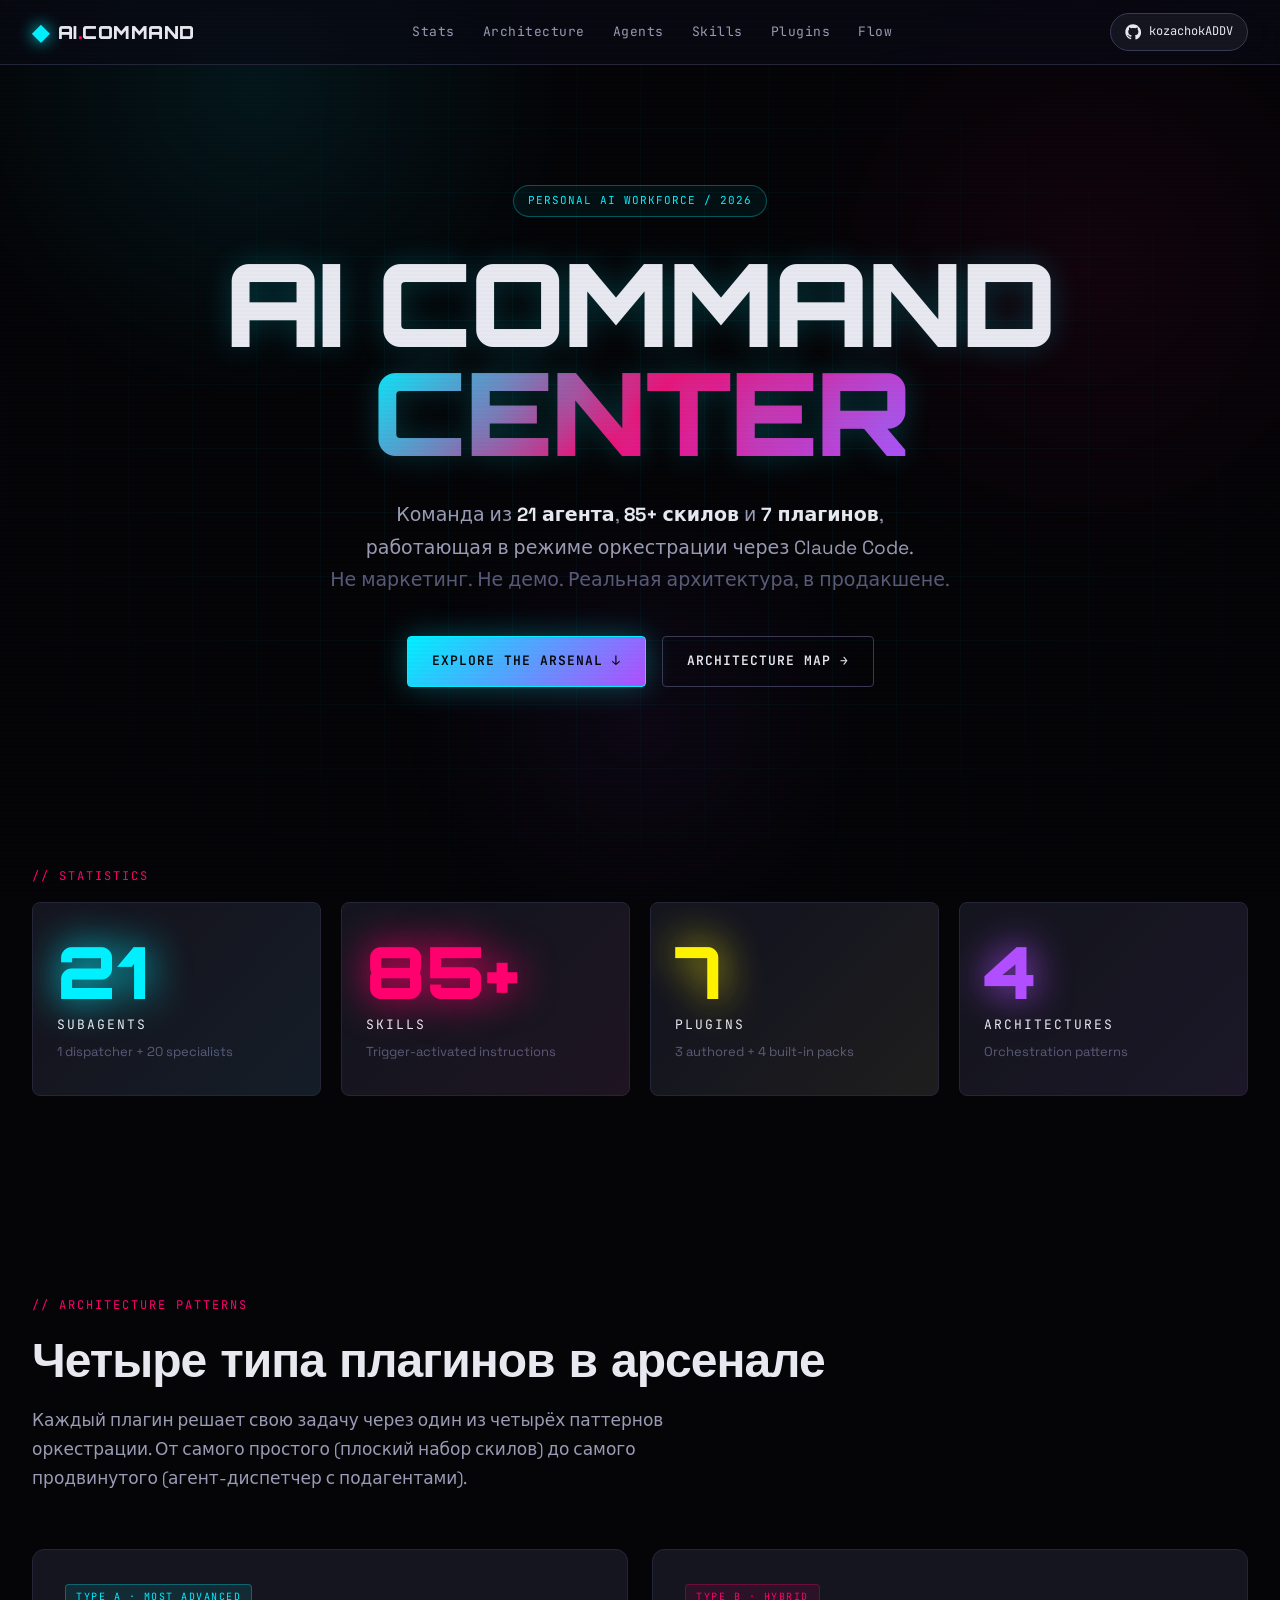
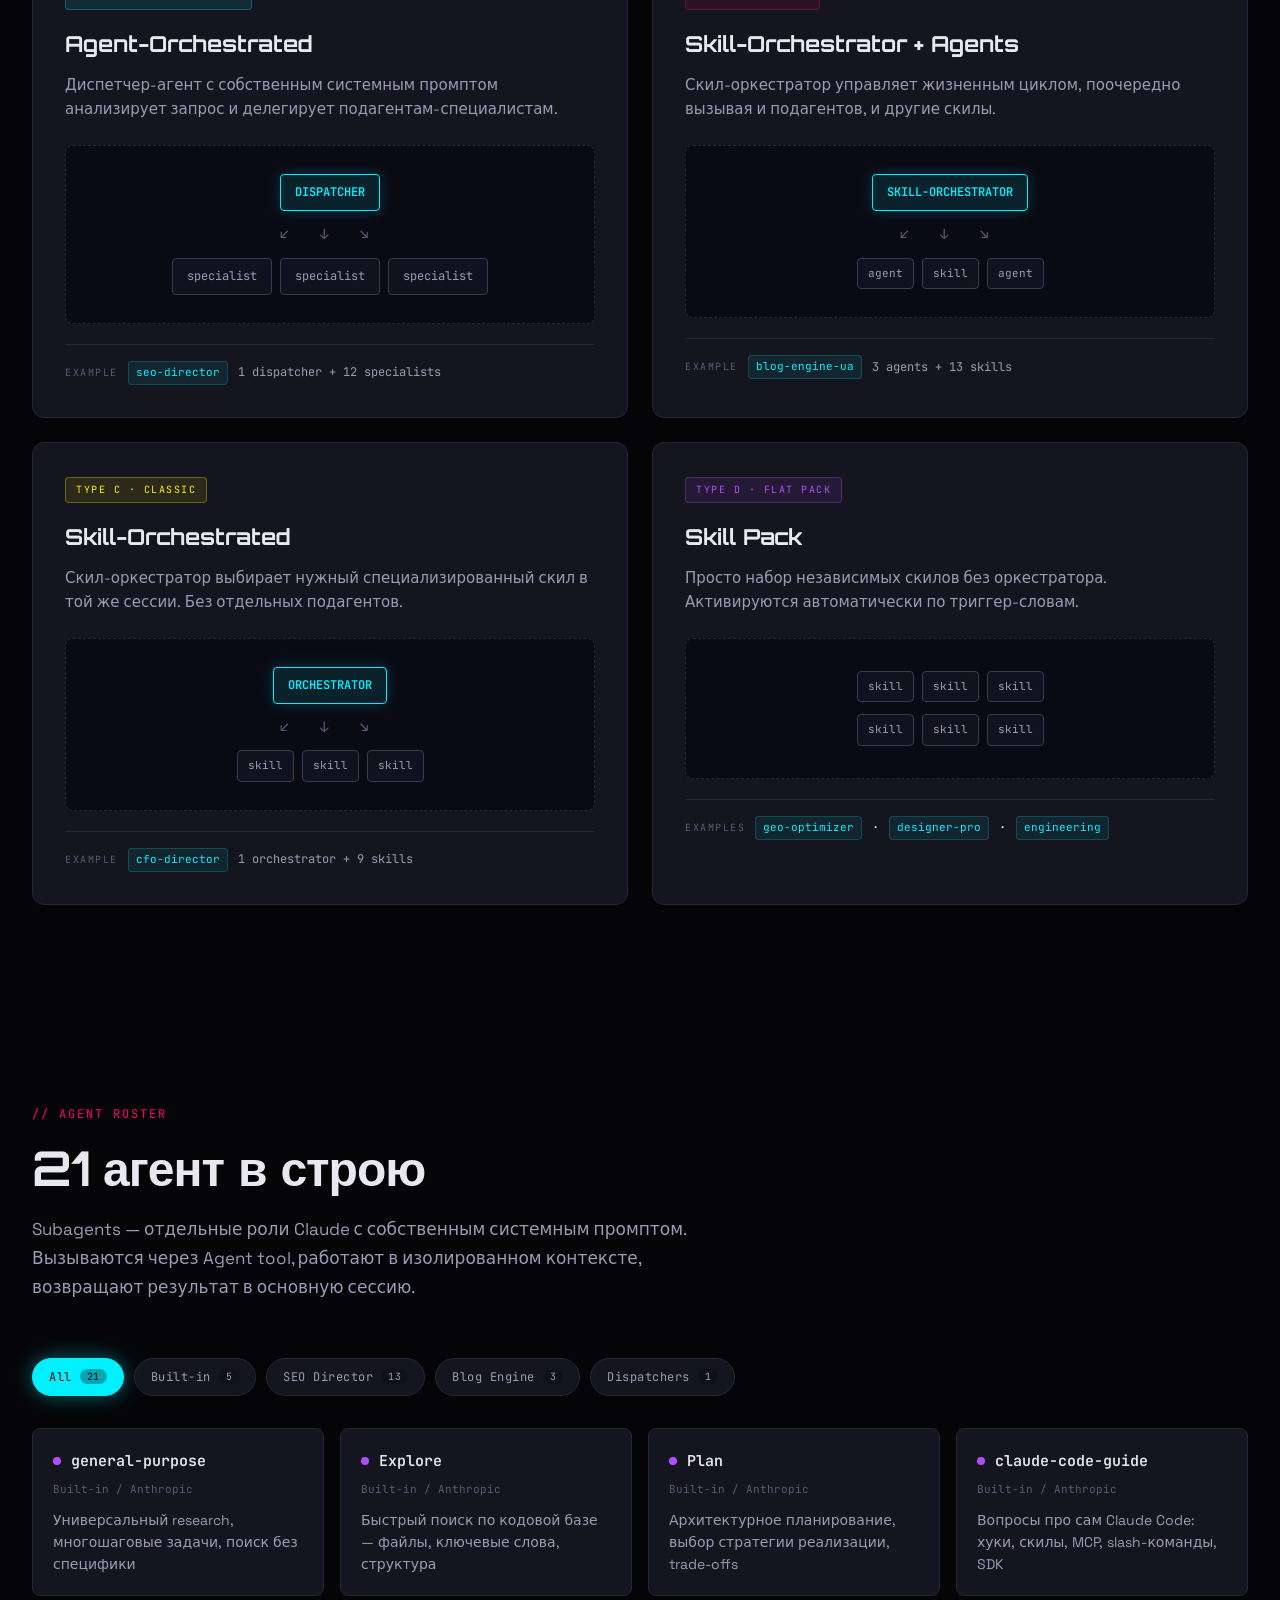
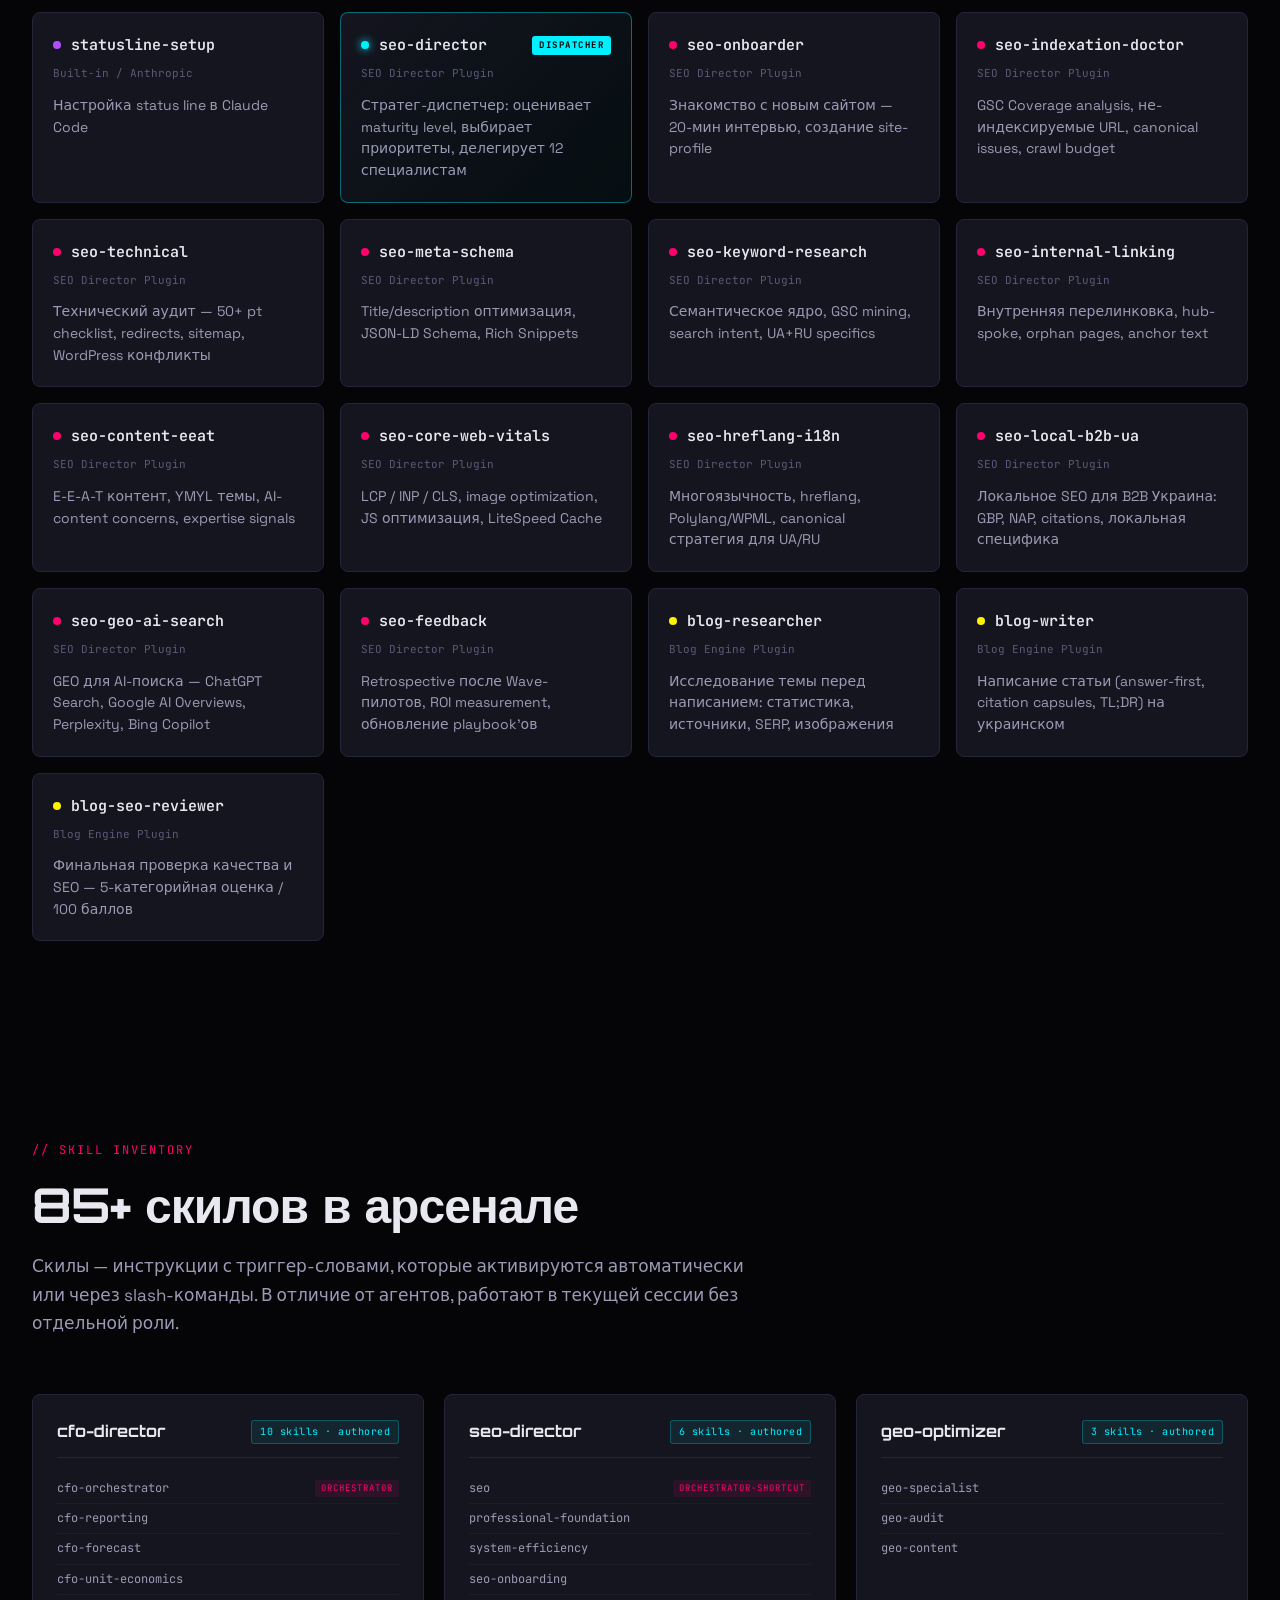
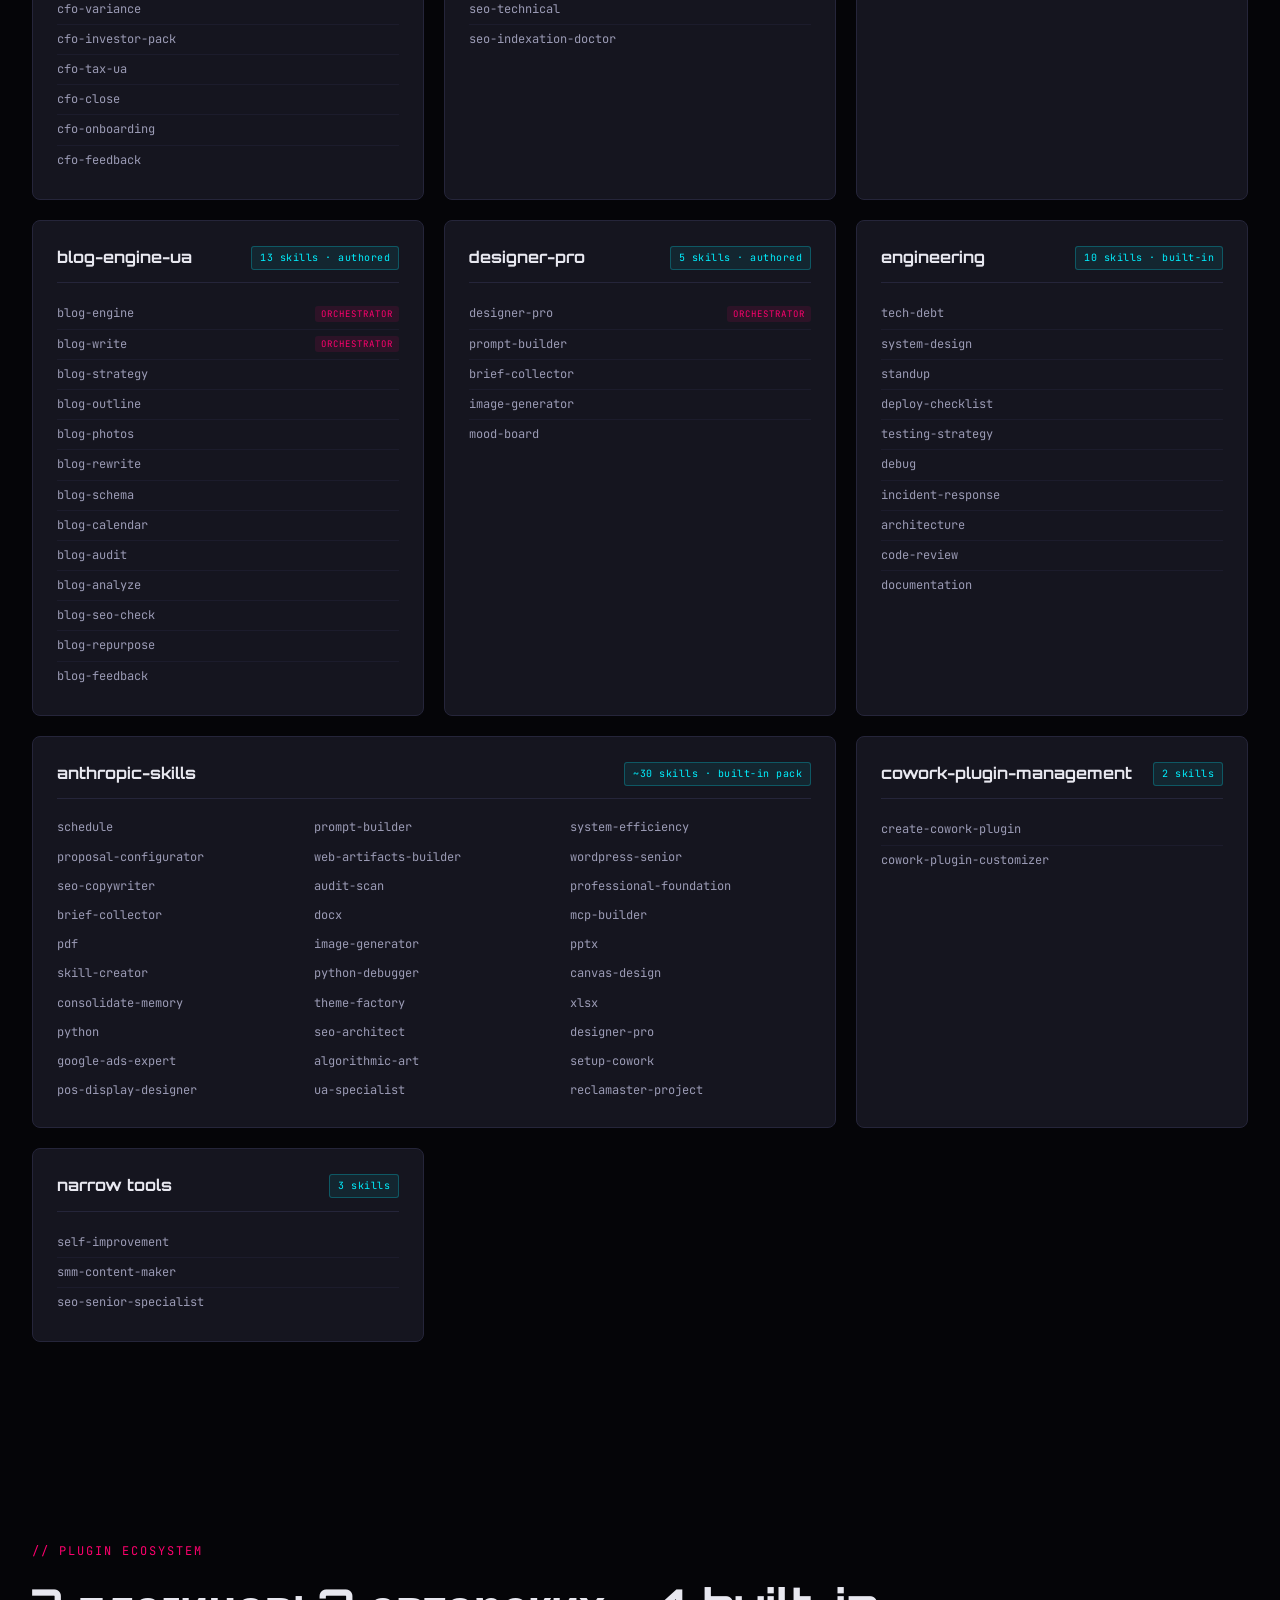
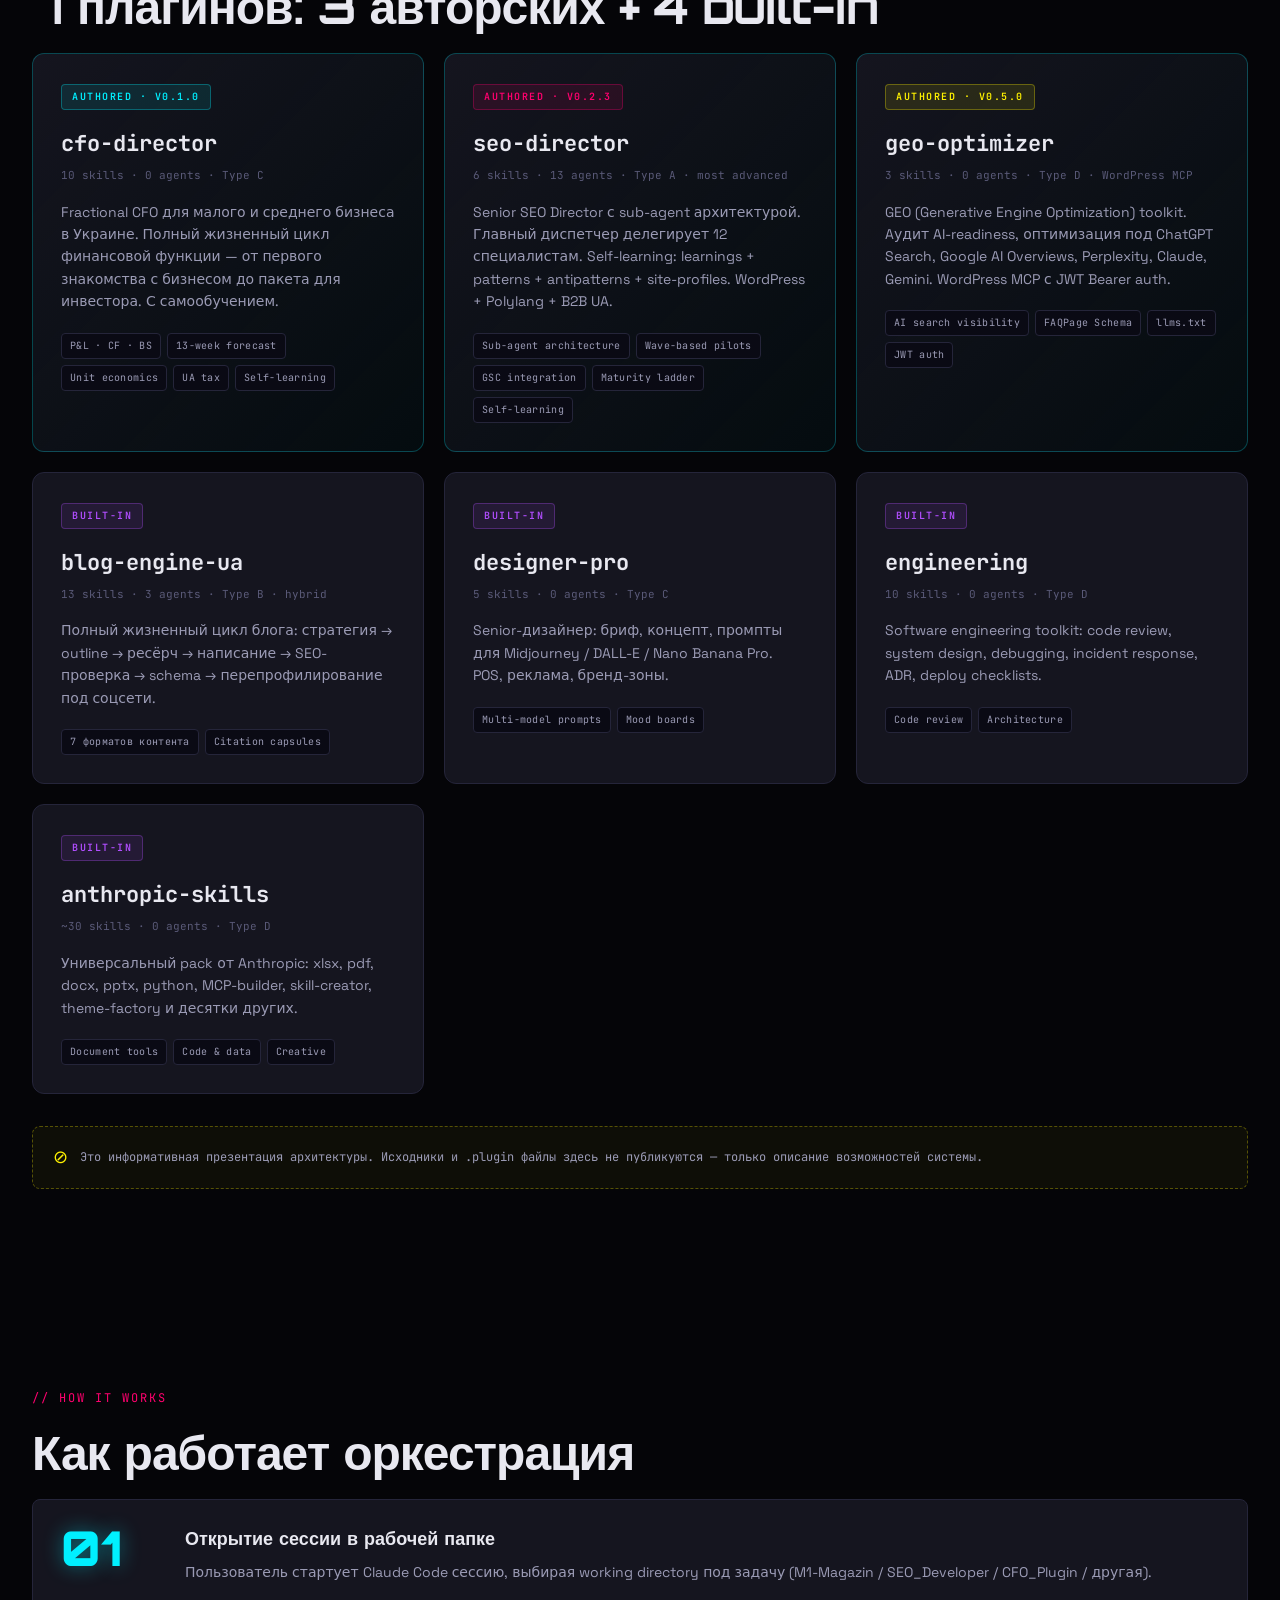
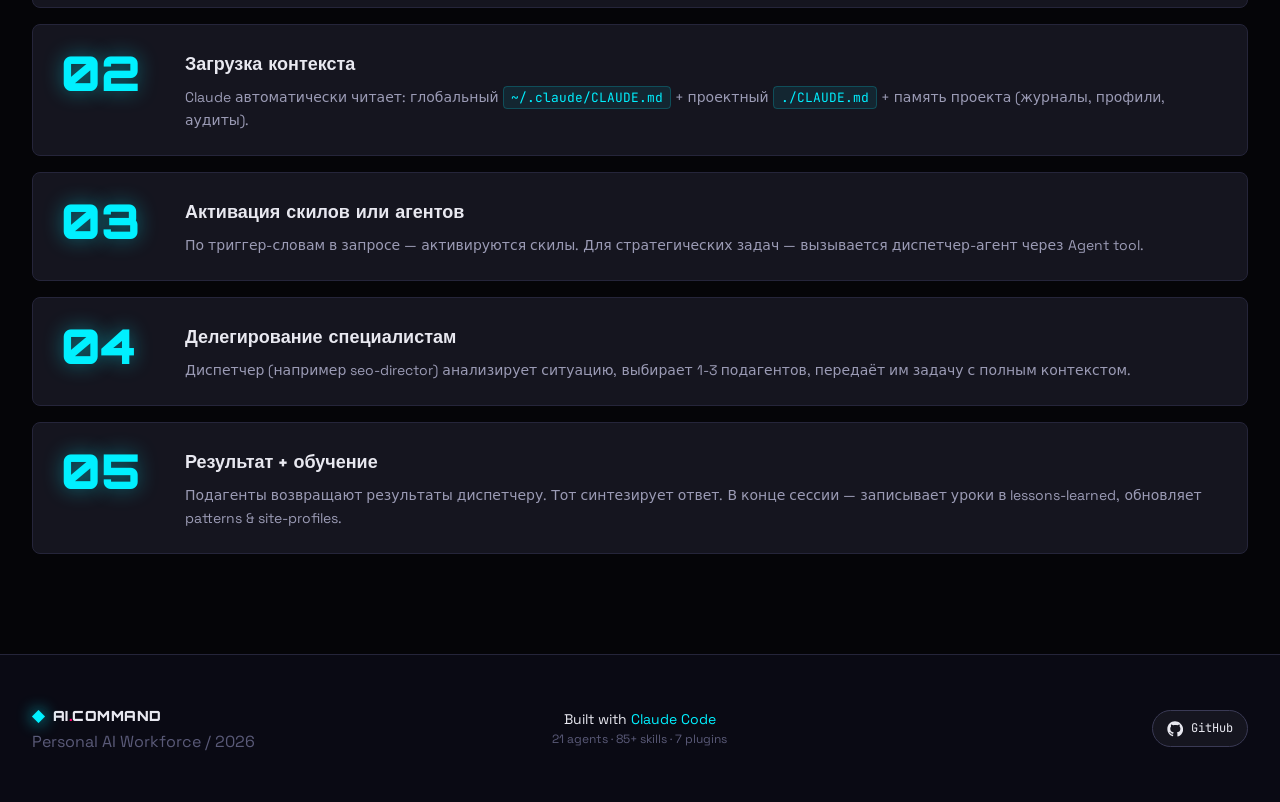
<file: v1/index.html>
<!DOCTYPE html>
<html lang="ru">
<head>
<meta charset="UTF-8">
<meta name="viewport" content="width=device-width, initial-scale=1.0">
<meta name="description" content="Personal AI Workforce — 21 агент, 85+ скилов, 7 плагинов. Архитектура персональной команды на базе Claude Code.">
<meta name="theme-color" content="#0a0a0f">
<title>AI COMMAND CENTER — Personal AI Workforce</title>
<link rel="preconnect" href="https://fonts.googleapis.com">
<link rel="preconnect" href="https://fonts.gstatic.com" crossorigin>
<link href="https://fonts.googleapis.com/css2?family=JetBrains+Mono:wght@400;600;800&family=Space+Grotesk:wght@400;500;700&family=Orbitron:wght@700;900&display=swap" rel="stylesheet">
<link rel="stylesheet" href="style.css">
</head>
<body>

<!-- Animated grid background -->
<div class="bg-grid" aria-hidden="true"></div>
<div class="bg-glow" aria-hidden="true"></div>
<div class="scanlines" aria-hidden="true"></div>

<!-- BOOT SEQUENCE OVERLAY -->
<div class="boot-overlay" id="bootOverlay">
  <div class="boot-content">
    <div class="boot-line">&gt; SYSTEM INITIALIZED<span class="cursor">_</span></div>
    <div class="boot-line">&gt; LOADING NEURAL ARCHITECTURE...</div>
    <div class="boot-line">&gt; CONNECTING 7 PLUGINS</div>
    <div class="boot-line">&gt; SPAWNING 21 AGENTS</div>
    <div class="boot-line">&gt; LOADING 85+ SKILLS</div>
    <div class="boot-line success">&gt; AI COMMAND CENTER ONLINE</div>
  </div>
</div>

<!-- HEADER -->
<header class="site-header">
  <div class="container header-row">
    <div class="logo">
      <span class="logo-mark">◆</span>
      <span class="logo-text">AI<span class="accent">.</span>COMMAND</span>
    </div>
    <nav class="site-nav">
      <a href="#stats">Stats</a>
      <a href="#architecture">Architecture</a>
      <a href="#agents">Agents</a>
      <a href="#skills">Skills</a>
      <a href="#plugins">Plugins</a>
      <a href="#flow">Flow</a>
    </nav>
    <a class="github-pill" href="https://github.com/kozachokADDV/ai-arsenal" target="_blank" rel="noopener">
      <svg width="16" height="16" viewBox="0 0 24 24" fill="currentColor"><path d="M12 .5C5.6.5.5 5.6.5 12c0 5.1 3.3 9.4 7.9 10.9.6.1.8-.2.8-.6v-2c-3.2.7-3.9-1.4-3.9-1.4-.5-1.3-1.3-1.7-1.3-1.7-1.1-.7.1-.7.1-.7 1.2.1 1.8 1.2 1.8 1.2 1.1 1.8 2.8 1.3 3.5 1 .1-.8.4-1.3.8-1.6-2.6-.3-5.3-1.3-5.3-5.7 0-1.3.4-2.3 1.2-3.1-.1-.3-.5-1.5.1-3.2 0 0 1-.3 3.3 1.2 1-.3 2-.4 3-.4s2 .1 3 .4c2.3-1.5 3.3-1.2 3.3-1.2.6 1.7.2 2.9.1 3.2.7.8 1.2 1.8 1.2 3.1 0 4.4-2.7 5.4-5.3 5.7.4.4.8 1.1.8 2.2v3.3c0 .3.2.7.8.6 4.6-1.5 7.9-5.8 7.9-10.9C23.5 5.6 18.4.5 12 .5z"/></svg>
      <span>kozachokADDV</span>
    </a>
  </div>
</header>

<!-- HERO -->
<section class="hero">
  <div class="container hero-content">
    <div class="hero-tag">PERSONAL AI WORKFORCE / 2026</div>
    <h1 class="hero-title">
      <span class="glitch" data-text="AI COMMAND">AI COMMAND</span>
      <br>
      <span class="glitch alt" data-text="CENTER">CENTER</span>
    </h1>
    <p class="hero-sub">
      Команда из <strong>21 агента</strong>, <strong>85+ скилов</strong> и <strong>7 плагинов</strong>,<br>
      работающая в режиме оркестрации через Claude Code.<br>
      <span class="muted">Не маркетинг. Не демо. Реальная архитектура, в продакшене.</span>
    </p>
    <div class="hero-cta">
      <a href="#stats" class="btn-primary">EXPLORE THE ARSENAL ↓</a>
      <a href="#architecture" class="btn-ghost">ARCHITECTURE MAP →</a>
    </div>
  </div>
</section>

<!-- STATS -->
<section class="stats" id="stats">
  <div class="container">
    <div class="section-label">// STATISTICS</div>
    <div class="stats-grid">
      <div class="stat-card cyan">
        <div class="stat-num" data-target="21">0</div>
        <div class="stat-label">Subagents</div>
        <div class="stat-sub">1 dispatcher + 20 specialists</div>
      </div>
      <div class="stat-card magenta">
        <div class="stat-num" data-target="85">0</div>
        <div class="stat-label">Skills</div>
        <div class="stat-sub">Trigger-activated instructions</div>
      </div>
      <div class="stat-card yellow">
        <div class="stat-num" data-target="7">0</div>
        <div class="stat-label">Plugins</div>
        <div class="stat-sub">3 authored + 4 built-in packs</div>
      </div>
      <div class="stat-card purple">
        <div class="stat-num" data-target="4">0</div>
        <div class="stat-label">Architectures</div>
        <div class="stat-sub">Orchestration patterns</div>
      </div>
    </div>
  </div>
</section>

<!-- ARCHITECTURE -->
<section class="architecture" id="architecture">
  <div class="container">
    <div class="section-label">// ARCHITECTURE PATTERNS</div>
    <h2 class="section-title">Четыре типа плагинов в арсенале</h2>
    <p class="section-intro">
      Каждый плагин решает свою задачу через один из четырёх паттернов оркестрации.
      От самого простого (плоский набор скилов) до самого продвинутого (агент-диспетчер с подагентами).
    </p>

    <div class="arch-grid">
      <article class="arch-card">
        <div class="arch-tag cyan">TYPE A · MOST ADVANCED</div>
        <h3>Agent-Orchestrated</h3>
        <p class="arch-desc">Диспетчер-агент с собственным системным промптом анализирует запрос и делегирует подагентам-специалистам.</p>
        <div class="arch-diagram">
          <div class="arch-node primary">DISPATCHER</div>
          <div class="arch-arrows">↙ ↓ ↘</div>
          <div class="arch-row">
            <div class="arch-node">specialist</div>
            <div class="arch-node">specialist</div>
            <div class="arch-node">specialist</div>
          </div>
        </div>
        <div class="arch-example">
          <span class="arch-example-label">EXAMPLE</span>
          <code>seo-director</code>
          <span class="arch-example-meta">1 dispatcher + 12 specialists</span>
        </div>
      </article>

      <article class="arch-card">
        <div class="arch-tag magenta">TYPE B · HYBRID</div>
        <h3>Skill-Orchestrator + Agents</h3>
        <p class="arch-desc">Скил-оркестратор управляет жизненным циклом, поочередно вызывая и подагентов, и другие скилы.</p>
        <div class="arch-diagram">
          <div class="arch-node primary">SKILL-ORCHESTRATOR</div>
          <div class="arch-arrows">↙ ↓ ↘</div>
          <div class="arch-row">
            <div class="arch-node sm">agent</div>
            <div class="arch-node sm">skill</div>
            <div class="arch-node sm">agent</div>
          </div>
        </div>
        <div class="arch-example">
          <span class="arch-example-label">EXAMPLE</span>
          <code>blog-engine-ua</code>
          <span class="arch-example-meta">3 agents + 13 skills</span>
        </div>
      </article>

      <article class="arch-card">
        <div class="arch-tag yellow">TYPE C · CLASSIC</div>
        <h3>Skill-Orchestrated</h3>
        <p class="arch-desc">Скил-оркестратор выбирает нужный специализированный скил в той же сессии. Без отдельных подагентов.</p>
        <div class="arch-diagram">
          <div class="arch-node primary">ORCHESTRATOR</div>
          <div class="arch-arrows">↙ ↓ ↘</div>
          <div class="arch-row">
            <div class="arch-node sm">skill</div>
            <div class="arch-node sm">skill</div>
            <div class="arch-node sm">skill</div>
          </div>
        </div>
        <div class="arch-example">
          <span class="arch-example-label">EXAMPLE</span>
          <code>cfo-director</code>
          <span class="arch-example-meta">1 orchestrator + 9 skills</span>
        </div>
      </article>

      <article class="arch-card">
        <div class="arch-tag purple">TYPE D · FLAT PACK</div>
        <h3>Skill Pack</h3>
        <p class="arch-desc">Просто набор независимых скилов без оркестратора. Активируются автоматически по триггер-словам.</p>
        <div class="arch-diagram">
          <div class="arch-row pack">
            <div class="arch-node sm">skill</div>
            <div class="arch-node sm">skill</div>
            <div class="arch-node sm">skill</div>
          </div>
          <div class="arch-row pack">
            <div class="arch-node sm">skill</div>
            <div class="arch-node sm">skill</div>
            <div class="arch-node sm">skill</div>
          </div>
        </div>
        <div class="arch-example">
          <span class="arch-example-label">EXAMPLES</span>
          <code>geo-optimizer</code> · <code>designer-pro</code> · <code>engineering</code>
        </div>
      </article>
    </div>
  </div>
</section>

<!-- AGENT ROSTER -->
<section class="agents" id="agents">
  <div class="container">
    <div class="section-label">// AGENT ROSTER</div>
    <h2 class="section-title">21 агент в строю</h2>
    <p class="section-intro">
      Subagents — отдельные роли Claude с собственным системным промптом. Вызываются через Agent tool, работают в изолированном контексте, возвращают результат в основную сессию.
    </p>

    <div class="filters" role="tablist">
      <button class="filter-chip active" data-filter="all">All <span class="chip-count">21</span></button>
      <button class="filter-chip" data-filter="builtin">Built-in <span class="chip-count">5</span></button>
      <button class="filter-chip" data-filter="seo">SEO Director <span class="chip-count">13</span></button>
      <button class="filter-chip" data-filter="blog">Blog Engine <span class="chip-count">3</span></button>
      <button class="filter-chip" data-filter="dispatcher">Dispatchers <span class="chip-count">1</span></button>
    </div>

    <div class="agent-grid" id="agentGrid">
      <!-- Built-in -->
      <article class="agent-card builtin" data-categories="builtin">
        <div class="agent-head"><span class="agent-dot"></span><h3>general-purpose</h3></div>
        <div class="agent-tag">Built-in / Anthropic</div>
        <p>Универсальный research, многошаговые задачи, поиск без специфики</p>
      </article>
      <article class="agent-card builtin" data-categories="builtin">
        <div class="agent-head"><span class="agent-dot"></span><h3>Explore</h3></div>
        <div class="agent-tag">Built-in / Anthropic</div>
        <p>Быстрый поиск по кодовой базе — файлы, ключевые слова, структура</p>
      </article>
      <article class="agent-card builtin" data-categories="builtin">
        <div class="agent-head"><span class="agent-dot"></span><h3>Plan</h3></div>
        <div class="agent-tag">Built-in / Anthropic</div>
        <p>Архитектурное планирование, выбор стратегии реализации, trade-offs</p>
      </article>
      <article class="agent-card builtin" data-categories="builtin">
        <div class="agent-head"><span class="agent-dot"></span><h3>claude-code-guide</h3></div>
        <div class="agent-tag">Built-in / Anthropic</div>
        <p>Вопросы про сам Claude Code: хуки, скилы, MCP, slash-команды, SDK</p>
      </article>
      <article class="agent-card builtin" data-categories="builtin">
        <div class="agent-head"><span class="agent-dot"></span><h3>statusline-setup</h3></div>
        <div class="agent-tag">Built-in / Anthropic</div>
        <p>Настройка status line в Claude Code</p>
      </article>

      <!-- SEO Director -->
      <article class="agent-card dispatcher" data-categories="seo dispatcher">
        <div class="agent-head"><span class="agent-dot star"></span><h3>seo-director</h3><span class="agent-badge">DISPATCHER</span></div>
        <div class="agent-tag">SEO Director Plugin</div>
        <p>Стратег-диспетчер: оценивает maturity level, выбирает приоритеты, делегирует 12 специалистам</p>
      </article>
      <article class="agent-card seo" data-categories="seo">
        <div class="agent-head"><span class="agent-dot"></span><h3>seo-onboarder</h3></div>
        <div class="agent-tag">SEO Director Plugin</div>
        <p>Знакомство с новым сайтом — 20-мин интервью, создание site-profile</p>
      </article>
      <article class="agent-card seo" data-categories="seo">
        <div class="agent-head"><span class="agent-dot"></span><h3>seo-indexation-doctor</h3></div>
        <div class="agent-tag">SEO Director Plugin</div>
        <p>GSC Coverage analysis, не-индексируемые URL, canonical issues, crawl budget</p>
      </article>
      <article class="agent-card seo" data-categories="seo">
        <div class="agent-head"><span class="agent-dot"></span><h3>seo-technical</h3></div>
        <div class="agent-tag">SEO Director Plugin</div>
        <p>Технический аудит — 50+ pt checklist, redirects, sitemap, WordPress конфликты</p>
      </article>
      <article class="agent-card seo" data-categories="seo">
        <div class="agent-head"><span class="agent-dot"></span><h3>seo-meta-schema</h3></div>
        <div class="agent-tag">SEO Director Plugin</div>
        <p>Title/description оптимизация, JSON-LD Schema, Rich Snippets</p>
      </article>
      <article class="agent-card seo" data-categories="seo">
        <div class="agent-head"><span class="agent-dot"></span><h3>seo-keyword-research</h3></div>
        <div class="agent-tag">SEO Director Plugin</div>
        <p>Семантическое ядро, GSC mining, search intent, UA+RU specifics</p>
      </article>
      <article class="agent-card seo" data-categories="seo">
        <div class="agent-head"><span class="agent-dot"></span><h3>seo-internal-linking</h3></div>
        <div class="agent-tag">SEO Director Plugin</div>
        <p>Внутренняя перелинковка, hub-spoke, orphan pages, anchor text</p>
      </article>
      <article class="agent-card seo" data-categories="seo">
        <div class="agent-head"><span class="agent-dot"></span><h3>seo-content-eeat</h3></div>
        <div class="agent-tag">SEO Director Plugin</div>
        <p>E-E-A-T контент, YMYL темы, AI-content concerns, expertise signals</p>
      </article>
      <article class="agent-card seo" data-categories="seo">
        <div class="agent-head"><span class="agent-dot"></span><h3>seo-core-web-vitals</h3></div>
        <div class="agent-tag">SEO Director Plugin</div>
        <p>LCP / INP / CLS, image optimization, JS оптимизация, LiteSpeed Cache</p>
      </article>
      <article class="agent-card seo" data-categories="seo">
        <div class="agent-head"><span class="agent-dot"></span><h3>seo-hreflang-i18n</h3></div>
        <div class="agent-tag">SEO Director Plugin</div>
        <p>Многоязычность, hreflang, Polylang/WPML, canonical стратегия для UA/RU</p>
      </article>
      <article class="agent-card seo" data-categories="seo">
        <div class="agent-head"><span class="agent-dot"></span><h3>seo-local-b2b-ua</h3></div>
        <div class="agent-tag">SEO Director Plugin</div>
        <p>Локальное SEO для B2B Украина: GBP, NAP, citations, локальная специфика</p>
      </article>
      <article class="agent-card seo" data-categories="seo">
        <div class="agent-head"><span class="agent-dot"></span><h3>seo-geo-ai-search</h3></div>
        <div class="agent-tag">SEO Director Plugin</div>
        <p>GEO для AI-поиска — ChatGPT Search, Google AI Overviews, Perplexity, Bing Copilot</p>
      </article>
      <article class="agent-card seo" data-categories="seo">
        <div class="agent-head"><span class="agent-dot"></span><h3>seo-feedback</h3></div>
        <div class="agent-tag">SEO Director Plugin</div>
        <p>Retrospective после Wave-пилотов, ROI measurement, обновление playbook'ов</p>
      </article>

      <!-- Blog Engine -->
      <article class="agent-card blog" data-categories="blog">
        <div class="agent-head"><span class="agent-dot"></span><h3>blog-researcher</h3></div>
        <div class="agent-tag">Blog Engine Plugin</div>
        <p>Исследование темы перед написанием: статистика, источники, SERP, изображения</p>
      </article>
      <article class="agent-card blog" data-categories="blog">
        <div class="agent-head"><span class="agent-dot"></span><h3>blog-writer</h3></div>
        <div class="agent-tag">Blog Engine Plugin</div>
        <p>Написание статьи (answer-first, citation capsules, TL;DR) на украинском</p>
      </article>
      <article class="agent-card blog" data-categories="blog">
        <div class="agent-head"><span class="agent-dot"></span><h3>blog-seo-reviewer</h3></div>
        <div class="agent-tag">Blog Engine Plugin</div>
        <p>Финальная проверка качества и SEO — 5-категорийная оценка / 100 баллов</p>
      </article>
    </div>
  </div>
</section>

<!-- SKILL INVENTORY -->
<section class="skills" id="skills">
  <div class="container">
    <div class="section-label">// SKILL INVENTORY</div>
    <h2 class="section-title">85+ скилов в арсенале</h2>
    <p class="section-intro">
      Скилы — инструкции с триггер-словами, которые активируются автоматически или через slash-команды. В отличие от агентов, работают в текущей сессии без отдельной роли.
    </p>

    <div class="skills-groups">
      <div class="skills-group">
        <div class="skills-head"><h3>cfo-director</h3><span class="badge">10 skills · authored</span></div>
        <ul class="skills-list">
          <li>cfo-orchestrator <em>orchestrator</em></li>
          <li>cfo-reporting</li><li>cfo-forecast</li><li>cfo-unit-economics</li>
          <li>cfo-variance</li><li>cfo-investor-pack</li><li>cfo-tax-ua</li>
          <li>cfo-close</li><li>cfo-onboarding</li><li>cfo-feedback</li>
        </ul>
      </div>

      <div class="skills-group">
        <div class="skills-head"><h3>seo-director</h3><span class="badge">6 skills · authored</span></div>
        <ul class="skills-list">
          <li>seo <em>orchestrator-shortcut</em></li>
          <li>professional-foundation</li><li>system-efficiency</li>
          <li>seo-onboarding</li><li>seo-technical</li><li>seo-indexation-doctor</li>
        </ul>
      </div>

      <div class="skills-group">
        <div class="skills-head"><h3>geo-optimizer</h3><span class="badge">3 skills · authored</span></div>
        <ul class="skills-list">
          <li>geo-specialist</li><li>geo-audit</li><li>geo-content</li>
        </ul>
      </div>

      <div class="skills-group">
        <div class="skills-head"><h3>blog-engine-ua</h3><span class="badge">13 skills · authored</span></div>
        <ul class="skills-list">
          <li>blog-engine <em>orchestrator</em></li>
          <li>blog-write <em>orchestrator</em></li>
          <li>blog-strategy</li><li>blog-outline</li><li>blog-photos</li>
          <li>blog-rewrite</li><li>blog-schema</li><li>blog-calendar</li>
          <li>blog-audit</li><li>blog-analyze</li><li>blog-seo-check</li>
          <li>blog-repurpose</li><li>blog-feedback</li>
        </ul>
      </div>

      <div class="skills-group">
        <div class="skills-head"><h3>designer-pro</h3><span class="badge">5 skills · authored</span></div>
        <ul class="skills-list">
          <li>designer-pro <em>orchestrator</em></li>
          <li>prompt-builder</li><li>brief-collector</li>
          <li>image-generator</li><li>mood-board</li>
        </ul>
      </div>

      <div class="skills-group">
        <div class="skills-head"><h3>engineering</h3><span class="badge">10 skills · built-in</span></div>
        <ul class="skills-list">
          <li>tech-debt</li><li>system-design</li><li>standup</li>
          <li>deploy-checklist</li><li>testing-strategy</li><li>debug</li>
          <li>incident-response</li><li>architecture</li>
          <li>code-review</li><li>documentation</li>
        </ul>
      </div>

      <div class="skills-group wide">
        <div class="skills-head"><h3>anthropic-skills</h3><span class="badge">~30 skills · built-in pack</span></div>
        <ul class="skills-list compact">
          <li>schedule</li><li>prompt-builder</li><li>system-efficiency</li>
          <li>proposal-configurator</li><li>web-artifacts-builder</li><li>wordpress-senior</li>
          <li>seo-copywriter</li><li>audit-scan</li><li>professional-foundation</li>
          <li>brief-collector</li><li>docx</li><li>mcp-builder</li><li>pdf</li>
          <li>image-generator</li><li>pptx</li><li>skill-creator</li>
          <li>python-debugger</li><li>canvas-design</li><li>consolidate-memory</li>
          <li>theme-factory</li><li>xlsx</li><li>python</li>
          <li>seo-architect</li><li>designer-pro</li><li>google-ads-expert</li>
          <li>algorithmic-art</li><li>setup-cowork</li><li>pos-display-designer</li>
          <li>ua-specialist</li><li>reclamaster-project</li>
        </ul>
      </div>

      <div class="skills-group">
        <div class="skills-head"><h3>cowork-plugin-management</h3><span class="badge">2 skills</span></div>
        <ul class="skills-list">
          <li>create-cowork-plugin</li><li>cowork-plugin-customizer</li>
        </ul>
      </div>

      <div class="skills-group">
        <div class="skills-head"><h3>narrow tools</h3><span class="badge">3 skills</span></div>
        <ul class="skills-list">
          <li>self-improvement</li><li>smm-content-maker</li><li>seo-senior-specialist</li>
        </ul>
      </div>
    </div>
  </div>
</section>

<!-- PLUGINS -->
<section class="plugins" id="plugins">
  <div class="container">
    <div class="section-label">// PLUGIN ECOSYSTEM</div>
    <h2 class="section-title">7 плагинов: 3 авторских + 4 built-in</h2>

    <div class="plugins-grid">
      <article class="plugin-card authored">
        <div class="plugin-tag cyan">AUTHORED · v0.1.0</div>
        <h3>cfo-director</h3>
        <div class="plugin-meta">10 skills · 0 agents · Type C</div>
        <p>Fractional CFO для малого и среднего бизнеса в Украине. Полный жизненный цикл финансовой функции — от первого знакомства с бизнесом до пакета для инвестора. С самообучением.</p>
        <div class="plugin-tags">
          <span class="tag">P&amp;L · CF · BS</span>
          <span class="tag">13-week forecast</span>
          <span class="tag">Unit economics</span>
          <span class="tag">UA tax</span>
          <span class="tag">Self-learning</span>
        </div>
      </article>

      <article class="plugin-card authored">
        <div class="plugin-tag magenta">AUTHORED · v0.2.3</div>
        <h3>seo-director</h3>
        <div class="plugin-meta">6 skills · 13 agents · Type A · most advanced</div>
        <p>Senior SEO Director с sub-agent архитектурой. Главный диспетчер делегирует 12 специалистам. Self-learning: learnings + patterns + antipatterns + site-profiles. WordPress + Polylang + B2B UA.</p>
        <div class="plugin-tags">
          <span class="tag">Sub-agent architecture</span>
          <span class="tag">Wave-based pilots</span>
          <span class="tag">GSC integration</span>
          <span class="tag">Maturity ladder</span>
          <span class="tag">Self-learning</span>
        </div>
      </article>

      <article class="plugin-card authored">
        <div class="plugin-tag yellow">AUTHORED · v0.5.0</div>
        <h3>geo-optimizer</h3>
        <div class="plugin-meta">3 skills · 0 agents · Type D · WordPress MCP</div>
        <p>GEO (Generative Engine Optimization) toolkit. Aудит AI-readiness, оптимизация под ChatGPT Search, Google AI Overviews, Perplexity, Claude, Gemini. WordPress MCP с JWT Bearer auth.</p>
        <div class="plugin-tags">
          <span class="tag">AI search visibility</span>
          <span class="tag">FAQPage Schema</span>
          <span class="tag">llms.txt</span>
          <span class="tag">JWT auth</span>
        </div>
      </article>

      <article class="plugin-card builtin">
        <div class="plugin-tag purple">BUILT-IN</div>
        <h3>blog-engine-ua</h3>
        <div class="plugin-meta">13 skills · 3 agents · Type B · hybrid</div>
        <p>Полный жизненный цикл блога: стратегия → outline → ресёрч → написание → SEO-проверка → schema → перепрофилирование под соцсети.</p>
        <div class="plugin-tags">
          <span class="tag">7 формaтов контента</span>
          <span class="tag">Citation capsules</span>
        </div>
      </article>

      <article class="plugin-card builtin">
        <div class="plugin-tag purple">BUILT-IN</div>
        <h3>designer-pro</h3>
        <div class="plugin-meta">5 skills · 0 agents · Type C</div>
        <p>Senior-дизайнер: бриф, концепт, промпты для Midjourney / DALL-E / Nano Banana Pro. POS, реклама, бренд-зоны.</p>
        <div class="plugin-tags">
          <span class="tag">Multi-model prompts</span>
          <span class="tag">Mood boards</span>
        </div>
      </article>

      <article class="plugin-card builtin">
        <div class="plugin-tag purple">BUILT-IN</div>
        <h3>engineering</h3>
        <div class="plugin-meta">10 skills · 0 agents · Type D</div>
        <p>Software engineering toolkit: code review, system design, debugging, incident response, ADR, deploy checklists.</p>
        <div class="plugin-tags">
          <span class="tag">Code review</span>
          <span class="tag">Architecture</span>
        </div>
      </article>

      <article class="plugin-card builtin">
        <div class="plugin-tag purple">BUILT-IN</div>
        <h3>anthropic-skills</h3>
        <div class="plugin-meta">~30 skills · 0 agents · Type D</div>
        <p>Универсальный pack от Anthropic: xlsx, pdf, docx, pptx, python, MCP-builder, skill-creator, theme-factory и десятки других.</p>
        <div class="plugin-tags">
          <span class="tag">Document tools</span>
          <span class="tag">Code &amp; data</span>
          <span class="tag">Creative</span>
        </div>
      </article>
    </div>

    <div class="plugins-note">
      <span class="lock-icon">⊘</span>
      Это информативная презентация архитектуры. Исходники и .plugin файлы здесь не публикуются — только описание возможностей системы.
    </div>
  </div>
</section>

<!-- HOW IT WORKS / FLOW -->
<section class="flow" id="flow">
  <div class="container">
    <div class="section-label">// HOW IT WORKS</div>
    <h2 class="section-title">Как работает оркестрация</h2>

    <ol class="flow-steps">
      <li class="flow-step">
        <div class="flow-num">01</div>
        <div class="flow-content">
          <h4>Открытие сессии в рабочей папке</h4>
          <p>Пользователь стартует Claude Code сессию, выбирая working directory под задачу (M1-Magazin / SEO_Developer / CFO_Plugin / другая).</p>
        </div>
      </li>
      <li class="flow-step">
        <div class="flow-num">02</div>
        <div class="flow-content">
          <h4>Загрузка контекста</h4>
          <p>Claude автоматически читает: глобальный <code>~/.claude/CLAUDE.md</code> + проектный <code>./CLAUDE.md</code> + память проекта (журналы, профили, аудиты).</p>
        </div>
      </li>
      <li class="flow-step">
        <div class="flow-num">03</div>
        <div class="flow-content">
          <h4>Активация скилов или агентов</h4>
          <p>По триггер-словам в запросе — активируются скилы. Для стратегических задач — вызывается диспетчер-агент через Agent tool.</p>
        </div>
      </li>
      <li class="flow-step">
        <div class="flow-num">04</div>
        <div class="flow-content">
          <h4>Делегирование специалистам</h4>
          <p>Диспетчер (например seo-director) анализирует ситуацию, выбирает 1-3 подагентов, передаёт им задачу с полным контекстом.</p>
        </div>
      </li>
      <li class="flow-step">
        <div class="flow-num">05</div>
        <div class="flow-content">
          <h4>Результат + обучение</h4>
          <p>Подагенты возвращают результаты диспетчеру. Тот синтезирует ответ. В конце сессии — записывает уроки в lessons-learned, обновляет patterns &amp; site-profiles.</p>
        </div>
      </li>
    </ol>
  </div>
</section>

<!-- FOOTER -->
<footer class="site-footer">
  <div class="container footer-row">
    <div class="footer-left">
      <div class="logo small">
        <span class="logo-mark">◆</span>
        <span class="logo-text">AI<span class="accent">.</span>COMMAND</span>
      </div>
      <p class="muted">Personal AI Workforce / 2026</p>
    </div>
    <div class="footer-mid">
      <p>Built with <a href="https://claude.com/claude-code" target="_blank" rel="noopener">Claude Code</a></p>
      <p class="muted small">21 agents · 85+ skills · 7 plugins</p>
    </div>
    <div class="footer-right">
      <a href="https://github.com/kozachokADDV/ai-arsenal" target="_blank" rel="noopener" class="github-pill">
        <svg width="16" height="16" viewBox="0 0 24 24" fill="currentColor"><path d="M12 .5C5.6.5.5 5.6.5 12c0 5.1 3.3 9.4 7.9 10.9.6.1.8-.2.8-.6v-2c-3.2.7-3.9-1.4-3.9-1.4-.5-1.3-1.3-1.7-1.3-1.7-1.1-.7.1-.7.1-.7 1.2.1 1.8 1.2 1.8 1.2 1.1 1.8 2.8 1.3 3.5 1 .1-.8.4-1.3.8-1.6-2.6-.3-5.3-1.3-5.3-5.7 0-1.3.4-2.3 1.2-3.1-.1-.3-.5-1.5.1-3.2 0 0 1-.3 3.3 1.2 1-.3 2-.4 3-.4s2 .1 3 .4c2.3-1.5 3.3-1.2 3.3-1.2.6 1.7.2 2.9.1 3.2.7.8 1.2 1.8 1.2 3.1 0 4.4-2.7 5.4-5.3 5.7.4.4.8 1.1.8 2.2v3.3c0 .3.2.7.8.6 4.6-1.5 7.9-5.8 7.9-10.9C23.5 5.6 18.4.5 12 .5z"/></svg>
        GitHub
      </a>
    </div>
  </div>
</footer>

<script src="script.js"></script>
</body>
</html>
</file>
<file: style.css>
/* ================================================================
   AI COMMAND CENTER — cyberpunk styling
   ================================================================ */

:root {
  /* base */
  --bg-0: #050508;
  --bg-1: #0a0a14;
  --bg-2: #12121e;
  --bg-card: #15151f;
  --bg-card-hover: #1c1c2a;
  --border: #25253a;
  --border-bright: #3a3a55;
  /* text */
  --text-primary: #e8e8f0;
  --text-secondary: #9b9bb5;
  --text-muted: #5a5a78;
  /* neon */
  --cyan: #00f0ff;
  --magenta: #ff006e;
  --yellow: #fff200;
  --purple: #b14eff;
  --green: #00ff88;
  /* easing */
  --ease: cubic-bezier(0.22, 1, 0.36, 1);
}

* { box-sizing: border-box; margin: 0; padding: 0; }

html { scroll-behavior: smooth; -webkit-font-smoothing: antialiased; }

body {
  background: var(--bg-0);
  color: var(--text-primary);
  font-family: 'Space Grotesk', system-ui, -apple-system, sans-serif;
  font-size: 16px;
  line-height: 1.6;
  min-height: 100vh;
  overflow-x: hidden;
  position: relative;
}

a { color: var(--cyan); text-decoration: none; transition: color .2s var(--ease); }
a:hover { color: var(--magenta); }

code {
  font-family: 'JetBrains Mono', monospace;
  font-size: 0.92em;
  background: rgba(0, 240, 255, 0.08);
  border: 1px solid rgba(0, 240, 255, 0.2);
  padding: 2px 7px;
  border-radius: 4px;
  color: var(--cyan);
}

.container {
  max-width: 1280px;
  margin: 0 auto;
  padding: 0 32px;
}

/* ================================================================
   BACKGROUND LAYERS
   ================================================================ */

.bg-grid {
  position: fixed;
  inset: 0;
  z-index: 0;
  pointer-events: none;
  background-image:
    linear-gradient(rgba(0, 240, 255, 0.04) 1px, transparent 1px),
    linear-gradient(90deg, rgba(0, 240, 255, 0.04) 1px, transparent 1px);
  background-size: 64px 64px;
  mask-image: radial-gradient(ellipse at center, black 30%, transparent 80%);
  -webkit-mask-image: radial-gradient(ellipse at center, black 30%, transparent 80%);
  animation: gridShift 40s linear infinite;
}

@keyframes gridShift {
  0% { background-position: 0 0; }
  100% { background-position: 64px 64px; }
}

.bg-glow {
  position: fixed;
  inset: 0;
  z-index: 0;
  pointer-events: none;
  background:
    radial-gradient(800px circle at 20% 10%, rgba(0, 240, 255, 0.08), transparent 40%),
    radial-gradient(700px circle at 85% 30%, rgba(255, 0, 110, 0.06), transparent 45%),
    radial-gradient(600px circle at 50% 80%, rgba(177, 78, 255, 0.05), transparent 40%);
}

.scanlines {
  position: fixed;
  inset: 0;
  z-index: 9998;
  pointer-events: none;
  background: linear-gradient(transparent 50%, rgba(0, 0, 0, 0.04) 50%);
  background-size: 100% 4px;
  opacity: 0.3;
}

/* ================================================================
   BOOT OVERLAY
   ================================================================ */

.boot-overlay {
  position: fixed;
  inset: 0;
  z-index: 9999;
  background: var(--bg-0);
  display: grid;
  place-items: center;
  font-family: 'JetBrains Mono', monospace;
  transition: opacity .8s var(--ease), visibility .8s;
}

.boot-overlay.done {
  opacity: 0;
  visibility: hidden;
}

.boot-content {
  width: min(580px, 90vw);
  padding: 24px;
}

.boot-line {
  color: var(--cyan);
  font-size: 14px;
  margin: 6px 0;
  opacity: 0;
  animation: bootLine .4s var(--ease) forwards;
}
.boot-line:nth-child(1) { animation-delay: .15s; }
.boot-line:nth-child(2) { animation-delay: .55s; }
.boot-line:nth-child(3) { animation-delay: .95s; }
.boot-line:nth-child(4) { animation-delay: 1.35s; }
.boot-line:nth-child(5) { animation-delay: 1.75s; }
.boot-line.success { color: var(--green); animation-delay: 2.15s; font-weight: 600; }

@keyframes bootLine {
  from { opacity: 0; transform: translateX(-10px); }
  to { opacity: 1; transform: translateX(0); }
}

.cursor {
  display: inline-block;
  animation: blink 1s step-end infinite;
  color: var(--cyan);
}

@keyframes blink {
  50% { opacity: 0; }
}

/* ================================================================
   HEADER
   ================================================================ */

.site-header {
  position: sticky;
  top: 0;
  z-index: 100;
  background: rgba(10, 10, 20, 0.7);
  backdrop-filter: blur(16px) saturate(150%);
  -webkit-backdrop-filter: blur(16px) saturate(150%);
  border-bottom: 1px solid var(--border);
}

.header-row {
  display: flex;
  align-items: center;
  justify-content: space-between;
  height: 64px;
}

.logo {
  display: flex;
  align-items: center;
  gap: 8px;
  font-family: 'Orbitron', sans-serif;
  font-weight: 900;
  font-size: 18px;
  letter-spacing: 0.5px;
}

.logo-mark {
  color: var(--cyan);
  font-size: 22px;
  filter: drop-shadow(0 0 8px var(--cyan));
}

.logo-text { color: var(--text-primary); }
.logo-text .accent { color: var(--magenta); }
.logo.small { font-size: 14px; }
.logo.small .logo-mark { font-size: 16px; }

.site-nav {
  display: flex;
  gap: 28px;
}

.site-nav a {
  font-family: 'JetBrains Mono', monospace;
  font-size: 13px;
  color: var(--text-secondary);
  letter-spacing: 0.5px;
  position: relative;
}

.site-nav a:hover {
  color: var(--cyan);
}

.site-nav a:hover::after {
  content: '';
  position: absolute;
  bottom: -8px;
  left: 0;
  right: 0;
  height: 2px;
  background: var(--cyan);
  box-shadow: 0 0 8px var(--cyan);
}

.github-pill {
  display: inline-flex;
  align-items: center;
  gap: 8px;
  padding: 8px 14px;
  background: var(--bg-card);
  border: 1px solid var(--border-bright);
  border-radius: 999px;
  font-family: 'JetBrains Mono', monospace;
  font-size: 12px;
  color: var(--text-primary);
  transition: all .25s var(--ease);
}

.github-pill:hover {
  background: var(--bg-card-hover);
  border-color: var(--cyan);
  color: var(--cyan);
  box-shadow: 0 0 20px rgba(0, 240, 255, 0.3);
}

/* ================================================================
   HERO
   ================================================================ */

.hero {
  position: relative;
  z-index: 1;
  padding: 120px 0 80px;
  text-align: center;
}

.hero-tag {
  display: inline-block;
  padding: 6px 14px;
  background: rgba(0, 240, 255, 0.05);
  border: 1px solid rgba(0, 240, 255, 0.3);
  border-radius: 999px;
  font-family: 'JetBrains Mono', monospace;
  font-size: 11px;
  letter-spacing: 1px;
  color: var(--cyan);
  margin-bottom: 32px;
  text-transform: uppercase;
}

.hero-title {
  font-family: 'Orbitron', sans-serif;
  font-weight: 900;
  font-size: clamp(48px, 9vw, 120px);
  line-height: 0.95;
  letter-spacing: -2px;
  margin-bottom: 32px;
}

.glitch {
  position: relative;
  display: inline-block;
  color: var(--text-primary);
  text-shadow: 0 0 30px rgba(0, 240, 255, 0.2);
}

.glitch.alt {
  background: linear-gradient(135deg, var(--cyan), var(--magenta), var(--purple));
  -webkit-background-clip: text;
  background-clip: text;
  -webkit-text-fill-color: transparent;
}

.glitch::before,
.glitch::after {
  content: attr(data-text);
  position: absolute;
  top: 0;
  left: 0;
  width: 100%;
  opacity: 0;
  pointer-events: none;
}

.glitch::before { color: var(--magenta); transform: translate(-2px, 0); }
.glitch::after { color: var(--cyan); transform: translate(2px, 0); }

.glitch:hover::before { opacity: 0.6; animation: glitchA .4s steps(2, end) infinite; }
.glitch:hover::after { opacity: 0.6; animation: glitchB .4s steps(2, end) infinite; }

@keyframes glitchA {
  0%, 100% { transform: translate(-2px, 0); }
  25% { transform: translate(-3px, 1px); }
  50% { transform: translate(-1px, -1px); }
  75% { transform: translate(-4px, 0); }
}
@keyframes glitchB {
  0%, 100% { transform: translate(2px, 0); }
  25% { transform: translate(3px, -1px); }
  50% { transform: translate(1px, 1px); }
  75% { transform: translate(4px, 0); }
}

.hero-sub {
  font-size: clamp(16px, 1.6vw, 19px);
  color: var(--text-secondary);
  max-width: 720px;
  margin: 0 auto 40px;
  line-height: 1.7;
}

.hero-sub strong {
  color: var(--text-primary);
  font-weight: 700;
}

.muted { color: var(--text-muted); }

.hero-cta {
  display: flex;
  gap: 16px;
  justify-content: center;
  flex-wrap: wrap;
}

.btn-primary,
.btn-ghost {
  display: inline-flex;
  align-items: center;
  gap: 8px;
  padding: 14px 24px;
  font-family: 'JetBrains Mono', monospace;
  font-size: 13px;
  font-weight: 600;
  letter-spacing: 1px;
  text-transform: uppercase;
  border-radius: 4px;
  cursor: pointer;
  transition: all .25s var(--ease);
  border: 1px solid;
}

.btn-primary {
  background: linear-gradient(135deg, var(--cyan), var(--purple));
  color: var(--bg-0);
  border-color: var(--cyan);
  box-shadow: 0 0 30px rgba(0, 240, 255, 0.3);
}
.btn-primary:hover {
  transform: translateY(-2px);
  box-shadow: 0 0 50px rgba(0, 240, 255, 0.5);
  color: var(--bg-0);
}

.btn-ghost {
  background: transparent;
  color: var(--text-primary);
  border-color: var(--border-bright);
}
.btn-ghost:hover {
  border-color: var(--magenta);
  color: var(--magenta);
  box-shadow: 0 0 20px rgba(255, 0, 110, 0.2);
}

/* ================================================================
   SECTION HELPERS
   ================================================================ */

section {
  position: relative;
  z-index: 1;
  padding: 100px 0;
}

.section-label {
  font-family: 'JetBrains Mono', monospace;
  font-size: 12px;
  letter-spacing: 2px;
  color: var(--magenta);
  margin-bottom: 16px;
  text-transform: uppercase;
}

.section-title {
  font-family: 'Orbitron', sans-serif;
  font-weight: 700;
  font-size: clamp(28px, 4vw, 48px);
  line-height: 1.15;
  margin-bottom: 20px;
  letter-spacing: -1px;
}

.section-intro {
  font-size: 17px;
  color: var(--text-secondary);
  max-width: 720px;
  margin-bottom: 56px;
  line-height: 1.7;
}

/* ================================================================
   STATS
   ================================================================ */

.stats-grid {
  display: grid;
  grid-template-columns: repeat(4, 1fr);
  gap: 20px;
}

.stat-card {
  background: var(--bg-card);
  border: 1px solid var(--border);
  border-radius: 8px;
  padding: 32px 24px;
  position: relative;
  overflow: hidden;
  transition: all .3s var(--ease);
}

.stat-card::before {
  content: '';
  position: absolute;
  inset: 0;
  background: linear-gradient(135deg, transparent 30%, currentColor 100%);
  opacity: 0.04;
  pointer-events: none;
}

.stat-card:hover {
  transform: translateY(-4px);
  border-color: currentColor;
  box-shadow: 0 0 40px rgba(255, 255, 255, 0.05);
}

.stat-card.cyan { color: var(--cyan); }
.stat-card.magenta { color: var(--magenta); }
.stat-card.yellow { color: var(--yellow); }
.stat-card.purple { color: var(--purple); }
.stat-card.green { color: var(--green); }

.stat-card.cyan:hover { box-shadow: 0 0 40px rgba(0, 240, 255, 0.25); }
.stat-card.magenta:hover { box-shadow: 0 0 40px rgba(255, 0, 110, 0.25); }
.stat-card.yellow:hover { box-shadow: 0 0 40px rgba(255, 242, 0, 0.25); }
.stat-card.purple:hover { box-shadow: 0 0 40px rgba(177, 78, 255, 0.25); }
.stat-card.green:hover { box-shadow: 0 0 40px rgba(0, 255, 136, 0.25); }

.stat-num {
  font-family: 'Orbitron', sans-serif;
  font-weight: 900;
  font-size: 72px;
  line-height: 1;
  margin-bottom: 8px;
  text-shadow: 0 0 40px currentColor;
}

.stat-label {
  font-family: 'JetBrains Mono', monospace;
  font-size: 13px;
  letter-spacing: 2px;
  color: var(--text-primary);
  text-transform: uppercase;
  margin-bottom: 6px;
}

.stat-sub {
  font-size: 13px;
  color: var(--text-muted);
}

/* ================================================================
   ARCHITECTURE
   ================================================================ */

.arch-grid {
  display: grid;
  grid-template-columns: repeat(2, 1fr);
  gap: 24px;
}

.arch-card {
  background: var(--bg-card);
  border: 1px solid var(--border);
  border-radius: 12px;
  padding: 32px;
  transition: all .3s var(--ease);
}

.arch-card:hover {
  background: var(--bg-card-hover);
  border-color: var(--border-bright);
}

.arch-tag {
  display: inline-block;
  padding: 4px 10px;
  border-radius: 4px;
  font-family: 'JetBrains Mono', monospace;
  font-size: 10px;
  letter-spacing: 1.5px;
  margin-bottom: 16px;
  text-transform: uppercase;
}
.arch-tag.cyan { background: rgba(0, 240, 255, 0.1); color: var(--cyan); border: 1px solid rgba(0, 240, 255, 0.3); }
.arch-tag.magenta { background: rgba(255, 0, 110, 0.1); color: var(--magenta); border: 1px solid rgba(255, 0, 110, 0.3); }
.arch-tag.yellow { background: rgba(255, 242, 0, 0.1); color: var(--yellow); border: 1px solid rgba(255, 242, 0, 0.3); }
.arch-tag.purple { background: rgba(177, 78, 255, 0.1); color: var(--purple); border: 1px solid rgba(177, 78, 255, 0.3); }

.arch-card h3 {
  font-family: 'Orbitron', sans-serif;
  font-size: 22px;
  margin-bottom: 12px;
  font-weight: 700;
}

.arch-desc {
  color: var(--text-secondary);
  font-size: 15px;
  margin-bottom: 24px;
  line-height: 1.6;
}

.arch-diagram {
  background: var(--bg-1);
  border: 1px dashed var(--border);
  border-radius: 8px;
  padding: 24px;
  margin-bottom: 20px;
  font-family: 'JetBrains Mono', monospace;
  font-size: 12px;
  text-align: center;
}

.arch-node {
  display: inline-block;
  padding: 8px 14px;
  margin: 4px;
  background: var(--bg-2);
  border: 1px solid var(--border-bright);
  border-radius: 4px;
  color: var(--text-secondary);
}

.arch-node.primary {
  background: rgba(0, 240, 255, 0.1);
  border-color: var(--cyan);
  color: var(--cyan);
  font-weight: 600;
  box-shadow: 0 0 15px rgba(0, 240, 255, 0.2);
}

.arch-node.sm {
  font-size: 11px;
  padding: 6px 10px;
}

.arch-arrows {
  color: var(--text-muted);
  margin: 8px 0;
  font-size: 14px;
  letter-spacing: 12px;
}

.arch-row {
  display: flex;
  justify-content: center;
  flex-wrap: wrap;
}
.arch-row.pack { margin: 4px 0; }

.arch-example {
  font-family: 'JetBrains Mono', monospace;
  font-size: 12px;
  display: flex;
  align-items: center;
  gap: 10px;
  flex-wrap: wrap;
  padding-top: 16px;
  border-top: 1px solid var(--border);
}

.arch-example-label {
  color: var(--text-muted);
  letter-spacing: 1.5px;
  text-transform: uppercase;
  font-size: 10px;
}

.arch-example-meta {
  color: var(--text-secondary);
}

/* ================================================================
   AGENT GRID
   ================================================================ */

.filters {
  display: flex;
  gap: 10px;
  flex-wrap: wrap;
  margin-bottom: 32px;
}

.filter-chip {
  font-family: 'JetBrains Mono', monospace;
  font-size: 12px;
  padding: 10px 16px;
  background: var(--bg-card);
  border: 1px solid var(--border);
  border-radius: 999px;
  color: var(--text-secondary);
  cursor: pointer;
  transition: all .25s var(--ease);
  display: inline-flex;
  align-items: center;
  gap: 8px;
  letter-spacing: 0.5px;
}

.filter-chip:hover {
  border-color: var(--cyan);
  color: var(--cyan);
}

.filter-chip.active {
  background: var(--cyan);
  border-color: var(--cyan);
  color: var(--bg-0);
  box-shadow: 0 0 20px rgba(0, 240, 255, 0.4);
}

.chip-count {
  background: rgba(0, 0, 0, 0.2);
  padding: 1px 7px;
  border-radius: 999px;
  font-size: 10px;
}
.filter-chip.active .chip-count { background: rgba(0, 0, 0, 0.3); }

.agent-grid {
  display: grid;
  grid-template-columns: repeat(auto-fill, minmax(280px, 1fr));
  gap: 16px;
}

.agent-card {
  background: var(--bg-card);
  border: 1px solid var(--border);
  border-radius: 8px;
  padding: 20px;
  transition: all .3s var(--ease);
  position: relative;
  cursor: default;
}

.agent-card.hidden { display: none; }

.agent-card:hover {
  background: var(--bg-card-hover);
  border-color: var(--border-bright);
  transform: translateY(-3px);
}

.agent-head {
  display: flex;
  align-items: center;
  gap: 10px;
  margin-bottom: 8px;
  flex-wrap: wrap;
}

.agent-card h3 {
  font-family: 'JetBrains Mono', monospace;
  font-size: 15px;
  font-weight: 600;
  color: var(--text-primary);
  flex: 1;
}

.agent-dot {
  width: 8px;
  height: 8px;
  border-radius: 50%;
  background: var(--text-muted);
  flex-shrink: 0;
}

.agent-card.builtin:hover { border-color: var(--purple); box-shadow: 0 0 25px rgba(177, 78, 255, 0.15); }
.agent-card.builtin .agent-dot { background: var(--purple); }

.agent-card.seo:hover { border-color: var(--magenta); box-shadow: 0 0 25px rgba(255, 0, 110, 0.15); }
.agent-card.seo .agent-dot { background: var(--magenta); }

.agent-card.blog:hover { border-color: var(--yellow); box-shadow: 0 0 25px rgba(255, 242, 0, 0.15); }
.agent-card.blog .agent-dot { background: var(--yellow); }

.agent-card.dispatcher {
  border-color: rgba(0, 240, 255, 0.4);
  background: linear-gradient(135deg, var(--bg-card), rgba(0, 240, 255, 0.04));
}
.agent-card.dispatcher:hover {
  border-color: var(--cyan);
  box-shadow: 0 0 35px rgba(0, 240, 255, 0.25);
}
.agent-card.dispatcher .agent-dot { background: var(--cyan); box-shadow: 0 0 8px var(--cyan); }
.agent-dot.star { background: var(--cyan) !important; box-shadow: 0 0 12px var(--cyan); }

.agent-badge {
  font-family: 'JetBrains Mono', monospace;
  font-size: 9px;
  letter-spacing: 1.5px;
  padding: 2px 7px;
  background: var(--cyan);
  color: var(--bg-0);
  border-radius: 3px;
  font-weight: 700;
}

.agent-tag {
  font-family: 'JetBrains Mono', monospace;
  font-size: 11px;
  color: var(--text-muted);
  margin-bottom: 12px;
}

.agent-card p {
  font-size: 14px;
  color: var(--text-secondary);
  line-height: 1.55;
}

/* ================================================================
   SKILLS
   ================================================================ */

.skills-groups {
  display: grid;
  grid-template-columns: repeat(3, 1fr);
  gap: 20px;
}

.skills-group {
  background: var(--bg-card);
  border: 1px solid var(--border);
  border-radius: 8px;
  padding: 24px;
  transition: all .3s var(--ease);
}

.skills-group.wide { grid-column: span 2; }

.skills-group:hover {
  border-color: var(--border-bright);
  background: var(--bg-card-hover);
}

.skills-head {
  display: flex;
  justify-content: space-between;
  align-items: center;
  margin-bottom: 16px;
  padding-bottom: 12px;
  border-bottom: 1px solid var(--border);
  flex-wrap: wrap;
  gap: 8px;
}

.skills-head h3 {
  font-family: 'Orbitron', sans-serif;
  font-size: 16px;
  font-weight: 700;
  color: var(--text-primary);
}

.badge {
  font-family: 'JetBrains Mono', monospace;
  font-size: 10px;
  padding: 3px 8px;
  background: rgba(0, 240, 255, 0.08);
  border: 1px solid rgba(0, 240, 255, 0.25);
  color: var(--cyan);
  border-radius: 3px;
  letter-spacing: 0.5px;
}

.skills-list {
  list-style: none;
  font-family: 'JetBrains Mono', monospace;
  font-size: 12px;
  color: var(--text-secondary);
}

.skills-list li {
  padding: 5px 0;
  border-bottom: 1px solid rgba(37, 37, 58, 0.5);
  display: flex;
  justify-content: space-between;
  align-items: center;
  gap: 10px;
}
.skills-list li:last-child { border-bottom: none; }

.skills-list li em {
  font-style: normal;
  font-size: 9px;
  letter-spacing: 1px;
  text-transform: uppercase;
  color: var(--magenta);
  background: rgba(255, 0, 110, 0.1);
  padding: 1px 6px;
  border-radius: 3px;
  flex-shrink: 0;
}

.skills-list.compact {
  display: grid;
  grid-template-columns: repeat(3, 1fr);
  gap: 4px 16px;
}
.skills-list.compact li {
  border-bottom: none;
  padding: 3px 0;
}

/* ================================================================
   PLUGINS
   ================================================================ */

.plugins-grid {
  display: grid;
  grid-template-columns: repeat(auto-fill, minmax(360px, 1fr));
  gap: 20px;
  margin-bottom: 32px;
}

.plugin-card {
  background: var(--bg-card);
  border: 1px solid var(--border);
  border-radius: 12px;
  padding: 28px;
  transition: all .3s var(--ease);
  position: relative;
  overflow: hidden;
}

.plugin-card.authored {
  background: linear-gradient(135deg, var(--bg-card), rgba(0, 240, 255, 0.03));
  border-color: rgba(0, 240, 255, 0.25);
}

.plugin-card:hover {
  transform: translateY(-3px);
  border-color: var(--border-bright);
}

.plugin-card.authored:hover {
  border-color: var(--cyan);
  box-shadow: 0 0 40px rgba(0, 240, 255, 0.2);
}

.plugin-tag {
  display: inline-block;
  padding: 4px 10px;
  border-radius: 4px;
  font-family: 'JetBrains Mono', monospace;
  font-size: 10px;
  letter-spacing: 1.5px;
  margin-bottom: 16px;
  text-transform: uppercase;
  font-weight: 600;
}
.plugin-tag.cyan { background: rgba(0, 240, 255, 0.1); color: var(--cyan); border: 1px solid rgba(0, 240, 255, 0.3); }
.plugin-tag.magenta { background: rgba(255, 0, 110, 0.1); color: var(--magenta); border: 1px solid rgba(255, 0, 110, 0.3); }
.plugin-tag.yellow { background: rgba(255, 242, 0, 0.1); color: var(--yellow); border: 1px solid rgba(255, 242, 0, 0.3); }
.plugin-tag.purple { background: rgba(177, 78, 255, 0.1); color: var(--purple); border: 1px solid rgba(177, 78, 255, 0.3); }

.plugin-card h3 {
  font-family: 'JetBrains Mono', monospace;
  font-size: 22px;
  font-weight: 700;
  color: var(--text-primary);
  margin-bottom: 6px;
}

.plugin-meta {
  font-family: 'JetBrains Mono', monospace;
  font-size: 11px;
  color: var(--text-muted);
  margin-bottom: 16px;
}

.plugin-card p {
  font-size: 14px;
  color: var(--text-secondary);
  line-height: 1.6;
  margin-bottom: 20px;
}

.plugin-tags {
  display: flex;
  flex-wrap: wrap;
  gap: 6px;
}

.plugin-tags .tag {
  font-family: 'JetBrains Mono', monospace;
  font-size: 10px;
  padding: 4px 8px;
  background: var(--bg-1);
  border: 1px solid var(--border);
  border-radius: 4px;
  color: var(--text-secondary);
  letter-spacing: 0.3px;
}

.plugins-note {
  background: rgba(255, 242, 0, 0.04);
  border: 1px dashed rgba(255, 242, 0, 0.3);
  border-radius: 8px;
  padding: 16px 20px;
  font-family: 'JetBrains Mono', monospace;
  font-size: 12px;
  color: var(--text-secondary);
  display: flex;
  align-items: center;
  gap: 12px;
}

.lock-icon {
  font-size: 18px;
  color: var(--yellow);
  flex-shrink: 0;
}

/* ================================================================
   FLOW
   ================================================================ */

.flow-steps {
  list-style: none;
  display: grid;
  gap: 16px;
  counter-reset: step;
}

.flow-step {
  display: grid;
  grid-template-columns: 100px 1fr;
  gap: 24px;
  background: var(--bg-card);
  border: 1px solid var(--border);
  border-radius: 8px;
  padding: 24px 28px;
  transition: all .3s var(--ease);
}

.flow-step:hover {
  border-color: var(--cyan);
  box-shadow: 0 0 25px rgba(0, 240, 255, 0.1);
}

.flow-num {
  font-family: 'Orbitron', sans-serif;
  font-size: 48px;
  font-weight: 900;
  color: var(--cyan);
  line-height: 1;
  text-shadow: 0 0 20px rgba(0, 240, 255, 0.4);
}

.flow-step h4 {
  font-family: 'Orbitron', sans-serif;
  font-size: 18px;
  margin-bottom: 8px;
  font-weight: 700;
  color: var(--text-primary);
}

.flow-step p {
  color: var(--text-secondary);
  font-size: 14px;
  line-height: 1.6;
}

/* ================================================================
   FOOTER
   ================================================================ */

.site-footer {
  border-top: 1px solid var(--border);
  background: var(--bg-1);
  padding: 48px 0;
  position: relative;
  z-index: 1;
}

.footer-row {
  display: grid;
  grid-template-columns: 1fr 1fr 1fr;
  gap: 24px;
  align-items: center;
}

.footer-mid { text-align: center; font-size: 14px; }
.footer-mid .small { font-size: 12px; }
.footer-right { text-align: right; }

/* ================================================================
   RESPONSIVE
   ================================================================ */

@media (max-width: 1024px) {
  .stats-grid { grid-template-columns: repeat(2, 1fr); }
  .arch-grid { grid-template-columns: 1fr; }
  .skills-groups { grid-template-columns: repeat(2, 1fr); }
  .skills-group.wide { grid-column: span 2; }
  .skills-list.compact { grid-template-columns: repeat(2, 1fr); }
  .site-nav { display: none; }
}

@media (max-width: 640px) {
  .container { padding: 0 20px; }
  section { padding: 64px 0; }
  .hero { padding: 64px 0 40px; }
  .stats-grid { grid-template-columns: 1fr; gap: 12px; }
  .stat-num { font-size: 56px; }
  .skills-groups { grid-template-columns: 1fr; }
  .skills-group.wide { grid-column: span 1; }
  .skills-list.compact { grid-template-columns: 1fr; }
  .agent-grid { grid-template-columns: 1fr; }
  .footer-row { grid-template-columns: 1fr; text-align: center; }
  .footer-right { text-align: center; }
  .flow-step { grid-template-columns: 1fr; gap: 8px; }
  .flow-num { font-size: 32px; }
  .filters { gap: 6px; }
  .filter-chip { font-size: 11px; padding: 8px 12px; }
}

/* ================================================================
   SUBHEAD (in-section divider)
   ================================================================ */
.section-subhead {
  font-family: 'JetBrains Mono', monospace;
  font-size: 12px;
  letter-spacing: 2px;
  color: var(--text-muted);
  text-transform: uppercase;
  margin: 40px 0 20px;
  padding-top: 24px;
  border-top: 1px solid var(--border);
}

/* ================================================================
   TELEGRAM SYSTEM — n8n-style node graph
   ================================================================ */
.tg-section .section-label { color: var(--green); }
.tg-section .section-intro strong { color: var(--text-primary); }

.tg-legend {
  display: flex;
  gap: 18px;
  flex-wrap: wrap;
  align-items: center;
  margin-bottom: 20px;
  font-family: 'JetBrains Mono', monospace;
  font-size: 12px;
  color: var(--text-secondary);
}
.tg-legend span { display: inline-flex; align-items: center; gap: 7px; }
.tg-legend i { display: inline-block; }
.tg-legend .tg-st.live { position: static; width: 11px; height: 11px; border-radius: 50%; padding: 0; background: var(--green); box-shadow: 0 0 8px var(--green); }
.tg-legend .tg-chip-demo { width: 22px; height: 11px; border-radius: 4px; border: 1px solid; }
.tg-legend .tg-chip-demo.brain { background: rgba(177,78,255,.12); border-color: var(--purple); }
.tg-legend .tg-chip-demo.tool  { background: rgba(0,240,255,.1); border-color: var(--cyan); }
.tg-legend .tg-chip-demo.det   { background: rgba(255,0,110,.1); border-color: var(--magenta); }
.tg-legend .tg-line { width: 24px; height: 0; border-top: 2px solid #2f5d6b; }
.tg-legend .tg-line.d { border-top-style: dashed; border-color: #4a2f6b; }

.tg-scroll {
  overflow-x: auto;
  overflow-y: hidden;
  margin: 8px 0 28px;
  padding: 4px 0 14px;
  -webkit-overflow-scrolling: touch;
}
.tg-scroll::-webkit-scrollbar { height: 8px; }
.tg-scroll::-webkit-scrollbar-thumb { background: var(--border-bright); border-radius: 8px; }

.tg-canvas {
  position: relative;
  margin: 0 auto;
  width: 1340px;
  height: 1240px;
  background-color: var(--bg-1);
  background-image: radial-gradient(circle, rgba(0,240,255,.08) 1.1px, transparent 1.1px);
  background-size: 23px 23px;
  border: 1px solid var(--border);
  border-radius: 16px;
}

.tg-wires { position: absolute; inset: 0; width: 100%; height: 100%; z-index: 1; pointer-events: none; }

.tg-node {
  position: absolute;
  z-index: 2;
  display: flex;
  flex-direction: column;
  align-items: center;
  width: 168px;
  margin-left: -84px;
}
.tg-node .tg-ic {
  width: 54px; height: 54px; border-radius: 15px;
  display: grid; place-items: center; font-size: 23px;
  background: var(--bg-card);
  border: 2px solid var(--c, var(--purple));
  box-shadow: 0 6px 18px rgba(0,0,0,.45), 0 0 14px -4px var(--c);
  transition: transform .15s var(--ease), box-shadow .15s var(--ease);
}
.tg-node:hover .tg-ic {
  transform: translateY(-2px);
  box-shadow: 0 10px 26px rgba(0,0,0,.6), 0 0 0 3px color-mix(in srgb, var(--c) 32%, transparent), 0 0 22px -2px var(--c);
}
.tg-node.big .tg-ic { width: 68px; height: 68px; font-size: 27px; border-width: 3px; }
.tg-node .tg-nm { margin-top: 8px; font-size: 12.5px; font-weight: 700; text-align: center; color: var(--text-primary); line-height: 1.25; }
.tg-node .tg-sb { font-size: 10.5px; color: var(--text-secondary); text-align: center; margin-top: 2px; line-height: 1.25; }

.tg-node .tg-br {
  font-size: 9.5px; font-weight: 600; margin-top: 5px; padding: 2px 8px; border-radius: 5px;
  white-space: nowrap; font-family: 'JetBrains Mono', monospace;
}
.tg-br.brain { background: rgba(177,78,255,.12); border: 1px solid rgba(177,78,255,.4); color: #d4b3ff; }
.tg-br.tool  { background: rgba(0,240,255,.08); border: 1px solid rgba(0,240,255,.35); color: #9fe9ff; }
.tg-br.det   { background: rgba(255,0,110,.1); border: 1px solid rgba(255,0,110,.4); color: #ff9ec7; }

.tg-node .tg-st {
  position: absolute; top: -9px; right: 26px;
  font-size: 8.5px; font-weight: 800; letter-spacing: .04em;
  padding: 2px 7px; border-radius: 6px; text-transform: uppercase; color: var(--bg-0);
}
.tg-st.live { background: var(--green); box-shadow: 0 0 10px rgba(0,255,136,.5); }

.tg-trig {
  position: absolute; top: -10px; left: 50%; transform: translateX(-50%);
  font-size: 8.5px; font-weight: 800; letter-spacing: .05em; color: var(--bg-0);
  background: var(--yellow); padding: 2px 8px; border-radius: 5px; text-transform: uppercase;
}

.tg-cards {
  display: grid;
  grid-template-columns: repeat(3, 1fr);
  gap: 16px;
}
.tg-card {
  background: var(--bg-card);
  border: 1px solid var(--border);
  border-radius: 10px;
  padding: 22px 24px;
  transition: all .3s var(--ease);
}
.tg-card:hover { border-color: var(--green); box-shadow: 0 0 28px rgba(0,255,136,.12); }
.tg-card h4 { font-family: 'Orbitron', sans-serif; font-size: 15px; margin-bottom: 10px; color: var(--text-primary); }
.tg-card p { font-size: 13.5px; color: var(--text-secondary); line-height: 1.6; }

/* ================================================================
   LIBRARY (imported arsenal)
   ================================================================ */
.library .section-label { color: var(--purple); }

.lib-stats {
  display: grid;
  grid-template-columns: repeat(4, 1fr);
  gap: 16px;
  margin-bottom: 44px;
}
.lib-stat {
  background: linear-gradient(135deg, var(--bg-card), rgba(177,78,255,.05));
  border: 1px solid rgba(177,78,255,.25);
  border-radius: 10px;
  padding: 24px;
  text-align: center;
}
.lib-num {
  display: block;
  font-family: 'Orbitron', sans-serif;
  font-weight: 900;
  font-size: 46px;
  line-height: 1;
  color: var(--purple);
  text-shadow: 0 0 30px rgba(177,78,255,.4);
}
.lib-cap {
  display: block; margin-top: 8px;
  font-family: 'JetBrains Mono', monospace;
  font-size: 12px; letter-spacing: 1.5px; text-transform: uppercase;
  color: var(--text-muted);
}

.lib-subtitle {
  font-family: 'Orbitron', sans-serif;
  font-size: 18px;
  margin: 12px 0 18px;
  color: var(--text-primary);
}

.lib-grid {
  display: grid;
  grid-template-columns: repeat(auto-fill, minmax(150px, 1fr));
  gap: 12px;
  margin-bottom: 48px;
}
.lib-div {
  display: flex; align-items: center; gap: 12px;
  background: var(--bg-card);
  border: 1px solid var(--border);
  border-radius: 8px;
  padding: 14px 16px;
  transition: all .25s var(--ease);
}
.lib-div:hover { border-color: var(--purple); background: var(--bg-card-hover); transform: translateY(-2px); }
.lib-div-n {
  font-family: 'Orbitron', sans-serif; font-weight: 900; font-size: 22px;
  color: var(--purple); min-width: 30px;
}
.lib-div-name { font-family: 'JetBrains Mono', monospace; font-size: 12.5px; color: var(--text-secondary); }

/* ================================================================
   TEAM · dedicated workers
   ================================================================ */
.team .section-label { color: var(--green); }
.team .section-intro strong { color: var(--text-primary); }

.emp-grid {
  display: grid;
  grid-template-columns: repeat(auto-fill, minmax(240px, 1fr));
  gap: 16px;
}
.emp-card {
  background: var(--bg-card);
  border: 1px solid var(--border);
  border-radius: 10px;
  padding: 20px 22px;
  transition: all .3s var(--ease);
  position: relative;
  border-left: 3px solid var(--text-muted);
}
.emp-card:hover { background: var(--bg-card-hover); transform: translateY(-3px); }

.emp-head { display: flex; align-items: center; justify-content: space-between; margin-bottom: 12px; }
.emp-ic {
  width: 42px; height: 42px; border-radius: 11px;
  display: grid; place-items: center; font-size: 20px;
  background: var(--bg-2); border: 1px solid var(--border);
}
.emp-pin {
  font-family: 'JetBrains Mono', monospace;
  font-size: 8.5px; font-weight: 800; letter-spacing: 1px;
  padding: 3px 8px; border-radius: 5px; text-transform: uppercase;
  background: rgba(0,255,136,.12); border: 1px solid rgba(0,255,136,.4); color: var(--green);
  display: inline-flex; align-items: center; gap: 5px;
}
.emp-pin::before { content: ''; width: 6px; height: 6px; border-radius: 50%; background: var(--green); box-shadow: 0 0 6px var(--green); }

.emp-card h3 {
  font-family: 'JetBrains Mono', monospace;
  font-size: 15px; font-weight: 600; color: var(--text-primary); margin-bottom: 8px;
}
.emp-role { font-size: 13px; color: var(--text-secondary); line-height: 1.5; margin-bottom: 14px; }
.emp-area {
  font-family: 'JetBrains Mono', monospace;
  font-size: 10px; letter-spacing: .5px;
  color: var(--text-muted); padding: 3px 8px;
  background: var(--bg-1); border: 1px solid var(--border); border-radius: 4px;
}

.emp-card.finance  { border-left-color: var(--cyan); }
.emp-card.finance:hover  { box-shadow: 0 0 26px rgba(0,240,255,.14); }
.emp-card.marketing{ border-left-color: var(--magenta); }
.emp-card.marketing:hover{ box-shadow: 0 0 26px rgba(255,0,110,.14); }
.emp-card.content  { border-left-color: var(--yellow); }
.emp-card.content:hover  { box-shadow: 0 0 26px rgba(255,242,0,.14); }
.emp-card.design   { border-left-color: var(--purple); }
.emp-card.design:hover   { box-shadow: 0 0 26px rgba(177,78,255,.14); }
.emp-card.legal    { border-left-color: #f59e0b; }
.emp-card.ops      { border-left-color: var(--green); }
.emp-card.ops:hover      { box-shadow: 0 0 26px rgba(0,255,136,.14); }
.emp-card.dev      { border-left-color: #38bdf8; }

/* ================================================================
   FOUNDATION
   ================================================================ */
.foundation .section-label { color: var(--cyan); }
.found-grid {
  display: grid;
  grid-template-columns: repeat(2, 1fr);
  gap: 18px;
}
.found-card {
  background: var(--bg-card);
  border: 1px solid var(--border);
  border-radius: 10px;
  padding: 26px 28px;
  transition: all .3s var(--ease);
}
.found-card:hover { border-color: var(--cyan); box-shadow: 0 0 28px rgba(0,240,255,.1); }
.found-card h4 { font-family: 'Orbitron', sans-serif; font-size: 16px; margin-bottom: 10px; color: var(--text-primary); }
.found-card p { font-size: 14px; color: var(--text-secondary); line-height: 1.6; }

/* ================================================================
   RESPONSIVE — new sections
   ================================================================ */
@media (max-width: 1024px) {
  .tg-cards { grid-template-columns: 1fr; }
  .lib-stats { grid-template-columns: repeat(2, 1fr); }
  .found-grid { grid-template-columns: 1fr; }
}
@media (max-width: 640px) {
  .lib-stats { grid-template-columns: repeat(2, 1fr); }
  .lib-num { font-size: 36px; }
  .tg-legend { font-size: 11px; gap: 12px; }
}
</file>
<file: v1/style.css>
/* ================================================================
   AI COMMAND CENTER — cyberpunk styling
   ================================================================ */

:root {
  /* base */
  --bg-0: #050508;
  --bg-1: #0a0a14;
  --bg-2: #12121e;
  --bg-card: #15151f;
  --bg-card-hover: #1c1c2a;
  --border: #25253a;
  --border-bright: #3a3a55;
  /* text */
  --text-primary: #e8e8f0;
  --text-secondary: #9b9bb5;
  --text-muted: #5a5a78;
  /* neon */
  --cyan: #00f0ff;
  --magenta: #ff006e;
  --yellow: #fff200;
  --purple: #b14eff;
  --green: #00ff88;
  /* easing */
  --ease: cubic-bezier(0.22, 1, 0.36, 1);
}

* { box-sizing: border-box; margin: 0; padding: 0; }

html { scroll-behavior: smooth; -webkit-font-smoothing: antialiased; }

body {
  background: var(--bg-0);
  color: var(--text-primary);
  font-family: 'Space Grotesk', system-ui, -apple-system, sans-serif;
  font-size: 16px;
  line-height: 1.6;
  min-height: 100vh;
  overflow-x: hidden;
  position: relative;
}

a { color: var(--cyan); text-decoration: none; transition: color .2s var(--ease); }
a:hover { color: var(--magenta); }

code {
  font-family: 'JetBrains Mono', monospace;
  font-size: 0.92em;
  background: rgba(0, 240, 255, 0.08);
  border: 1px solid rgba(0, 240, 255, 0.2);
  padding: 2px 7px;
  border-radius: 4px;
  color: var(--cyan);
}

.container {
  max-width: 1280px;
  margin: 0 auto;
  padding: 0 32px;
}

/* ================================================================
   BACKGROUND LAYERS
   ================================================================ */

.bg-grid {
  position: fixed;
  inset: 0;
  z-index: 0;
  pointer-events: none;
  background-image:
    linear-gradient(rgba(0, 240, 255, 0.04) 1px, transparent 1px),
    linear-gradient(90deg, rgba(0, 240, 255, 0.04) 1px, transparent 1px);
  background-size: 64px 64px;
  mask-image: radial-gradient(ellipse at center, black 30%, transparent 80%);
  -webkit-mask-image: radial-gradient(ellipse at center, black 30%, transparent 80%);
  animation: gridShift 40s linear infinite;
}

@keyframes gridShift {
  0% { background-position: 0 0; }
  100% { background-position: 64px 64px; }
}

.bg-glow {
  position: fixed;
  inset: 0;
  z-index: 0;
  pointer-events: none;
  background:
    radial-gradient(800px circle at 20% 10%, rgba(0, 240, 255, 0.08), transparent 40%),
    radial-gradient(700px circle at 85% 30%, rgba(255, 0, 110, 0.06), transparent 45%),
    radial-gradient(600px circle at 50% 80%, rgba(177, 78, 255, 0.05), transparent 40%);
}

.scanlines {
  position: fixed;
  inset: 0;
  z-index: 9998;
  pointer-events: none;
  background: linear-gradient(transparent 50%, rgba(0, 0, 0, 0.04) 50%);
  background-size: 100% 4px;
  opacity: 0.3;
}

/* ================================================================
   BOOT OVERLAY
   ================================================================ */

.boot-overlay {
  position: fixed;
  inset: 0;
  z-index: 9999;
  background: var(--bg-0);
  display: grid;
  place-items: center;
  font-family: 'JetBrains Mono', monospace;
  transition: opacity .8s var(--ease), visibility .8s;
}

.boot-overlay.done {
  opacity: 0;
  visibility: hidden;
}

.boot-content {
  width: min(580px, 90vw);
  padding: 24px;
}

.boot-line {
  color: var(--cyan);
  font-size: 14px;
  margin: 6px 0;
  opacity: 0;
  animation: bootLine .4s var(--ease) forwards;
}
.boot-line:nth-child(1) { animation-delay: .15s; }
.boot-line:nth-child(2) { animation-delay: .55s; }
.boot-line:nth-child(3) { animation-delay: .95s; }
.boot-line:nth-child(4) { animation-delay: 1.35s; }
.boot-line:nth-child(5) { animation-delay: 1.75s; }
.boot-line.success { color: var(--green); animation-delay: 2.15s; font-weight: 600; }

@keyframes bootLine {
  from { opacity: 0; transform: translateX(-10px); }
  to { opacity: 1; transform: translateX(0); }
}

.cursor {
  display: inline-block;
  animation: blink 1s step-end infinite;
  color: var(--cyan);
}

@keyframes blink {
  50% { opacity: 0; }
}

/* ================================================================
   HEADER
   ================================================================ */

.site-header {
  position: sticky;
  top: 0;
  z-index: 100;
  background: rgba(10, 10, 20, 0.7);
  backdrop-filter: blur(16px) saturate(150%);
  -webkit-backdrop-filter: blur(16px) saturate(150%);
  border-bottom: 1px solid var(--border);
}

.header-row {
  display: flex;
  align-items: center;
  justify-content: space-between;
  height: 64px;
}

.logo {
  display: flex;
  align-items: center;
  gap: 8px;
  font-family: 'Orbitron', sans-serif;
  font-weight: 900;
  font-size: 18px;
  letter-spacing: 0.5px;
}

.logo-mark {
  color: var(--cyan);
  font-size: 22px;
  filter: drop-shadow(0 0 8px var(--cyan));
}

.logo-text { color: var(--text-primary); }
.logo-text .accent { color: var(--magenta); }
.logo.small { font-size: 14px; }
.logo.small .logo-mark { font-size: 16px; }

.site-nav {
  display: flex;
  gap: 28px;
}

.site-nav a {
  font-family: 'JetBrains Mono', monospace;
  font-size: 13px;
  color: var(--text-secondary);
  letter-spacing: 0.5px;
  position: relative;
}

.site-nav a:hover {
  color: var(--cyan);
}

.site-nav a:hover::after {
  content: '';
  position: absolute;
  bottom: -8px;
  left: 0;
  right: 0;
  height: 2px;
  background: var(--cyan);
  box-shadow: 0 0 8px var(--cyan);
}

.github-pill {
  display: inline-flex;
  align-items: center;
  gap: 8px;
  padding: 8px 14px;
  background: var(--bg-card);
  border: 1px solid var(--border-bright);
  border-radius: 999px;
  font-family: 'JetBrains Mono', monospace;
  font-size: 12px;
  color: var(--text-primary);
  transition: all .25s var(--ease);
}

.github-pill:hover {
  background: var(--bg-card-hover);
  border-color: var(--cyan);
  color: var(--cyan);
  box-shadow: 0 0 20px rgba(0, 240, 255, 0.3);
}

/* ================================================================
   HERO
   ================================================================ */

.hero {
  position: relative;
  z-index: 1;
  padding: 120px 0 80px;
  text-align: center;
}

.hero-tag {
  display: inline-block;
  padding: 6px 14px;
  background: rgba(0, 240, 255, 0.05);
  border: 1px solid rgba(0, 240, 255, 0.3);
  border-radius: 999px;
  font-family: 'JetBrains Mono', monospace;
  font-size: 11px;
  letter-spacing: 1px;
  color: var(--cyan);
  margin-bottom: 32px;
  text-transform: uppercase;
}

.hero-title {
  font-family: 'Orbitron', sans-serif;
  font-weight: 900;
  font-size: clamp(48px, 9vw, 120px);
  line-height: 0.95;
  letter-spacing: -2px;
  margin-bottom: 32px;
}

.glitch {
  position: relative;
  display: inline-block;
  color: var(--text-primary);
  text-shadow: 0 0 30px rgba(0, 240, 255, 0.2);
}

.glitch.alt {
  background: linear-gradient(135deg, var(--cyan), var(--magenta), var(--purple));
  -webkit-background-clip: text;
  background-clip: text;
  -webkit-text-fill-color: transparent;
}

.glitch::before,
.glitch::after {
  content: attr(data-text);
  position: absolute;
  top: 0;
  left: 0;
  width: 100%;
  opacity: 0;
  pointer-events: none;
}

.glitch::before { color: var(--magenta); transform: translate(-2px, 0); }
.glitch::after { color: var(--cyan); transform: translate(2px, 0); }

.glitch:hover::before { opacity: 0.6; animation: glitchA .4s steps(2, end) infinite; }
.glitch:hover::after { opacity: 0.6; animation: glitchB .4s steps(2, end) infinite; }

@keyframes glitchA {
  0%, 100% { transform: translate(-2px, 0); }
  25% { transform: translate(-3px, 1px); }
  50% { transform: translate(-1px, -1px); }
  75% { transform: translate(-4px, 0); }
}
@keyframes glitchB {
  0%, 100% { transform: translate(2px, 0); }
  25% { transform: translate(3px, -1px); }
  50% { transform: translate(1px, 1px); }
  75% { transform: translate(4px, 0); }
}

.hero-sub {
  font-size: clamp(16px, 1.6vw, 19px);
  color: var(--text-secondary);
  max-width: 720px;
  margin: 0 auto 40px;
  line-height: 1.7;
}

.hero-sub strong {
  color: var(--text-primary);
  font-weight: 700;
}

.muted { color: var(--text-muted); }

.hero-cta {
  display: flex;
  gap: 16px;
  justify-content: center;
  flex-wrap: wrap;
}

.btn-primary,
.btn-ghost {
  display: inline-flex;
  align-items: center;
  gap: 8px;
  padding: 14px 24px;
  font-family: 'JetBrains Mono', monospace;
  font-size: 13px;
  font-weight: 600;
  letter-spacing: 1px;
  text-transform: uppercase;
  border-radius: 4px;
  cursor: pointer;
  transition: all .25s var(--ease);
  border: 1px solid;
}

.btn-primary {
  background: linear-gradient(135deg, var(--cyan), var(--purple));
  color: var(--bg-0);
  border-color: var(--cyan);
  box-shadow: 0 0 30px rgba(0, 240, 255, 0.3);
}
.btn-primary:hover {
  transform: translateY(-2px);
  box-shadow: 0 0 50px rgba(0, 240, 255, 0.5);
  color: var(--bg-0);
}

.btn-ghost {
  background: transparent;
  color: var(--text-primary);
  border-color: var(--border-bright);
}
.btn-ghost:hover {
  border-color: var(--magenta);
  color: var(--magenta);
  box-shadow: 0 0 20px rgba(255, 0, 110, 0.2);
}

/* ================================================================
   SECTION HELPERS
   ================================================================ */

section {
  position: relative;
  z-index: 1;
  padding: 100px 0;
}

.section-label {
  font-family: 'JetBrains Mono', monospace;
  font-size: 12px;
  letter-spacing: 2px;
  color: var(--magenta);
  margin-bottom: 16px;
  text-transform: uppercase;
}

.section-title {
  font-family: 'Orbitron', sans-serif;
  font-weight: 700;
  font-size: clamp(28px, 4vw, 48px);
  line-height: 1.15;
  margin-bottom: 20px;
  letter-spacing: -1px;
}

.section-intro {
  font-size: 17px;
  color: var(--text-secondary);
  max-width: 720px;
  margin-bottom: 56px;
  line-height: 1.7;
}

/* ================================================================
   STATS
   ================================================================ */

.stats-grid {
  display: grid;
  grid-template-columns: repeat(4, 1fr);
  gap: 20px;
}

.stat-card {
  background: var(--bg-card);
  border: 1px solid var(--border);
  border-radius: 8px;
  padding: 32px 24px;
  position: relative;
  overflow: hidden;
  transition: all .3s var(--ease);
}

.stat-card::before {
  content: '';
  position: absolute;
  inset: 0;
  background: linear-gradient(135deg, transparent 30%, currentColor 100%);
  opacity: 0.04;
  pointer-events: none;
}

.stat-card:hover {
  transform: translateY(-4px);
  border-color: currentColor;
  box-shadow: 0 0 40px rgba(255, 255, 255, 0.05);
}

.stat-card.cyan { color: var(--cyan); }
.stat-card.magenta { color: var(--magenta); }
.stat-card.yellow { color: var(--yellow); }
.stat-card.purple { color: var(--purple); }

.stat-card.cyan:hover { box-shadow: 0 0 40px rgba(0, 240, 255, 0.25); }
.stat-card.magenta:hover { box-shadow: 0 0 40px rgba(255, 0, 110, 0.25); }
.stat-card.yellow:hover { box-shadow: 0 0 40px rgba(255, 242, 0, 0.25); }
.stat-card.purple:hover { box-shadow: 0 0 40px rgba(177, 78, 255, 0.25); }

.stat-num {
  font-family: 'Orbitron', sans-serif;
  font-weight: 900;
  font-size: 72px;
  line-height: 1;
  margin-bottom: 8px;
  text-shadow: 0 0 40px currentColor;
}

.stat-label {
  font-family: 'JetBrains Mono', monospace;
  font-size: 13px;
  letter-spacing: 2px;
  color: var(--text-primary);
  text-transform: uppercase;
  margin-bottom: 6px;
}

.stat-sub {
  font-size: 13px;
  color: var(--text-muted);
}

/* ================================================================
   ARCHITECTURE
   ================================================================ */

.arch-grid {
  display: grid;
  grid-template-columns: repeat(2, 1fr);
  gap: 24px;
}

.arch-card {
  background: var(--bg-card);
  border: 1px solid var(--border);
  border-radius: 12px;
  padding: 32px;
  transition: all .3s var(--ease);
}

.arch-card:hover {
  background: var(--bg-card-hover);
  border-color: var(--border-bright);
}

.arch-tag {
  display: inline-block;
  padding: 4px 10px;
  border-radius: 4px;
  font-family: 'JetBrains Mono', monospace;
  font-size: 10px;
  letter-spacing: 1.5px;
  margin-bottom: 16px;
  text-transform: uppercase;
}
.arch-tag.cyan { background: rgba(0, 240, 255, 0.1); color: var(--cyan); border: 1px solid rgba(0, 240, 255, 0.3); }
.arch-tag.magenta { background: rgba(255, 0, 110, 0.1); color: var(--magenta); border: 1px solid rgba(255, 0, 110, 0.3); }
.arch-tag.yellow { background: rgba(255, 242, 0, 0.1); color: var(--yellow); border: 1px solid rgba(255, 242, 0, 0.3); }
.arch-tag.purple { background: rgba(177, 78, 255, 0.1); color: var(--purple); border: 1px solid rgba(177, 78, 255, 0.3); }

.arch-card h3 {
  font-family: 'Orbitron', sans-serif;
  font-size: 22px;
  margin-bottom: 12px;
  font-weight: 700;
}

.arch-desc {
  color: var(--text-secondary);
  font-size: 15px;
  margin-bottom: 24px;
  line-height: 1.6;
}

.arch-diagram {
  background: var(--bg-1);
  border: 1px dashed var(--border);
  border-radius: 8px;
  padding: 24px;
  margin-bottom: 20px;
  font-family: 'JetBrains Mono', monospace;
  font-size: 12px;
  text-align: center;
}

.arch-node {
  display: inline-block;
  padding: 8px 14px;
  margin: 4px;
  background: var(--bg-2);
  border: 1px solid var(--border-bright);
  border-radius: 4px;
  color: var(--text-secondary);
}

.arch-node.primary {
  background: rgba(0, 240, 255, 0.1);
  border-color: var(--cyan);
  color: var(--cyan);
  font-weight: 600;
  box-shadow: 0 0 15px rgba(0, 240, 255, 0.2);
}

.arch-node.sm {
  font-size: 11px;
  padding: 6px 10px;
}

.arch-arrows {
  color: var(--text-muted);
  margin: 8px 0;
  font-size: 14px;
  letter-spacing: 12px;
}

.arch-row {
  display: flex;
  justify-content: center;
  flex-wrap: wrap;
}
.arch-row.pack { margin: 4px 0; }

.arch-example {
  font-family: 'JetBrains Mono', monospace;
  font-size: 12px;
  display: flex;
  align-items: center;
  gap: 10px;
  flex-wrap: wrap;
  padding-top: 16px;
  border-top: 1px solid var(--border);
}

.arch-example-label {
  color: var(--text-muted);
  letter-spacing: 1.5px;
  text-transform: uppercase;
  font-size: 10px;
}

.arch-example-meta {
  color: var(--text-secondary);
}

/* ================================================================
   AGENT GRID
   ================================================================ */

.filters {
  display: flex;
  gap: 10px;
  flex-wrap: wrap;
  margin-bottom: 32px;
}

.filter-chip {
  font-family: 'JetBrains Mono', monospace;
  font-size: 12px;
  padding: 10px 16px;
  background: var(--bg-card);
  border: 1px solid var(--border);
  border-radius: 999px;
  color: var(--text-secondary);
  cursor: pointer;
  transition: all .25s var(--ease);
  display: inline-flex;
  align-items: center;
  gap: 8px;
  letter-spacing: 0.5px;
}

.filter-chip:hover {
  border-color: var(--cyan);
  color: var(--cyan);
}

.filter-chip.active {
  background: var(--cyan);
  border-color: var(--cyan);
  color: var(--bg-0);
  box-shadow: 0 0 20px rgba(0, 240, 255, 0.4);
}

.chip-count {
  background: rgba(0, 0, 0, 0.2);
  padding: 1px 7px;
  border-radius: 999px;
  font-size: 10px;
}
.filter-chip.active .chip-count { background: rgba(0, 0, 0, 0.3); }

.agent-grid {
  display: grid;
  grid-template-columns: repeat(auto-fill, minmax(280px, 1fr));
  gap: 16px;
}

.agent-card {
  background: var(--bg-card);
  border: 1px solid var(--border);
  border-radius: 8px;
  padding: 20px;
  transition: all .3s var(--ease);
  position: relative;
  cursor: default;
}

.agent-card.hidden { display: none; }

.agent-card:hover {
  background: var(--bg-card-hover);
  border-color: var(--border-bright);
  transform: translateY(-3px);
}

.agent-head {
  display: flex;
  align-items: center;
  gap: 10px;
  margin-bottom: 8px;
  flex-wrap: wrap;
}

.agent-card h3 {
  font-family: 'JetBrains Mono', monospace;
  font-size: 15px;
  font-weight: 600;
  color: var(--text-primary);
  flex: 1;
}

.agent-dot {
  width: 8px;
  height: 8px;
  border-radius: 50%;
  background: var(--text-muted);
  flex-shrink: 0;
}

.agent-card.builtin:hover { border-color: var(--purple); box-shadow: 0 0 25px rgba(177, 78, 255, 0.15); }
.agent-card.builtin .agent-dot { background: var(--purple); }

.agent-card.seo:hover { border-color: var(--magenta); box-shadow: 0 0 25px rgba(255, 0, 110, 0.15); }
.agent-card.seo .agent-dot { background: var(--magenta); }

.agent-card.blog:hover { border-color: var(--yellow); box-shadow: 0 0 25px rgba(255, 242, 0, 0.15); }
.agent-card.blog .agent-dot { background: var(--yellow); }

.agent-card.dispatcher {
  border-color: rgba(0, 240, 255, 0.4);
  background: linear-gradient(135deg, var(--bg-card), rgba(0, 240, 255, 0.04));
}
.agent-card.dispatcher:hover {
  border-color: var(--cyan);
  box-shadow: 0 0 35px rgba(0, 240, 255, 0.25);
}
.agent-card.dispatcher .agent-dot { background: var(--cyan); box-shadow: 0 0 8px var(--cyan); }
.agent-dot.star { background: var(--cyan) !important; box-shadow: 0 0 12px var(--cyan); }

.agent-badge {
  font-family: 'JetBrains Mono', monospace;
  font-size: 9px;
  letter-spacing: 1.5px;
  padding: 2px 7px;
  background: var(--cyan);
  color: var(--bg-0);
  border-radius: 3px;
  font-weight: 700;
}

.agent-tag {
  font-family: 'JetBrains Mono', monospace;
  font-size: 11px;
  color: var(--text-muted);
  margin-bottom: 12px;
}

.agent-card p {
  font-size: 14px;
  color: var(--text-secondary);
  line-height: 1.55;
}

/* ================================================================
   SKILLS
   ================================================================ */

.skills-groups {
  display: grid;
  grid-template-columns: repeat(3, 1fr);
  gap: 20px;
}

.skills-group {
  background: var(--bg-card);
  border: 1px solid var(--border);
  border-radius: 8px;
  padding: 24px;
  transition: all .3s var(--ease);
}

.skills-group.wide { grid-column: span 2; }

.skills-group:hover {
  border-color: var(--border-bright);
  background: var(--bg-card-hover);
}

.skills-head {
  display: flex;
  justify-content: space-between;
  align-items: center;
  margin-bottom: 16px;
  padding-bottom: 12px;
  border-bottom: 1px solid var(--border);
  flex-wrap: wrap;
  gap: 8px;
}

.skills-head h3 {
  font-family: 'Orbitron', sans-serif;
  font-size: 16px;
  font-weight: 700;
  color: var(--text-primary);
}

.badge {
  font-family: 'JetBrains Mono', monospace;
  font-size: 10px;
  padding: 3px 8px;
  background: rgba(0, 240, 255, 0.08);
  border: 1px solid rgba(0, 240, 255, 0.25);
  color: var(--cyan);
  border-radius: 3px;
  letter-spacing: 0.5px;
}

.skills-list {
  list-style: none;
  font-family: 'JetBrains Mono', monospace;
  font-size: 12px;
  color: var(--text-secondary);
}

.skills-list li {
  padding: 5px 0;
  border-bottom: 1px solid rgba(37, 37, 58, 0.5);
  display: flex;
  justify-content: space-between;
  align-items: center;
  gap: 10px;
}
.skills-list li:last-child { border-bottom: none; }

.skills-list li em {
  font-style: normal;
  font-size: 9px;
  letter-spacing: 1px;
  text-transform: uppercase;
  color: var(--magenta);
  background: rgba(255, 0, 110, 0.1);
  padding: 1px 6px;
  border-radius: 3px;
  flex-shrink: 0;
}

.skills-list.compact {
  display: grid;
  grid-template-columns: repeat(3, 1fr);
  gap: 4px 16px;
}
.skills-list.compact li {
  border-bottom: none;
  padding: 3px 0;
}

/* ================================================================
   PLUGINS
   ================================================================ */

.plugins-grid {
  display: grid;
  grid-template-columns: repeat(auto-fill, minmax(360px, 1fr));
  gap: 20px;
  margin-bottom: 32px;
}

.plugin-card {
  background: var(--bg-card);
  border: 1px solid var(--border);
  border-radius: 12px;
  padding: 28px;
  transition: all .3s var(--ease);
  position: relative;
  overflow: hidden;
}

.plugin-card.authored {
  background: linear-gradient(135deg, var(--bg-card), rgba(0, 240, 255, 0.03));
  border-color: rgba(0, 240, 255, 0.25);
}

.plugin-card:hover {
  transform: translateY(-3px);
  border-color: var(--border-bright);
}

.plugin-card.authored:hover {
  border-color: var(--cyan);
  box-shadow: 0 0 40px rgba(0, 240, 255, 0.2);
}

.plugin-tag {
  display: inline-block;
  padding: 4px 10px;
  border-radius: 4px;
  font-family: 'JetBrains Mono', monospace;
  font-size: 10px;
  letter-spacing: 1.5px;
  margin-bottom: 16px;
  text-transform: uppercase;
  font-weight: 600;
}
.plugin-tag.cyan { background: rgba(0, 240, 255, 0.1); color: var(--cyan); border: 1px solid rgba(0, 240, 255, 0.3); }
.plugin-tag.magenta { background: rgba(255, 0, 110, 0.1); color: var(--magenta); border: 1px solid rgba(255, 0, 110, 0.3); }
.plugin-tag.yellow { background: rgba(255, 242, 0, 0.1); color: var(--yellow); border: 1px solid rgba(255, 242, 0, 0.3); }
.plugin-tag.purple { background: rgba(177, 78, 255, 0.1); color: var(--purple); border: 1px solid rgba(177, 78, 255, 0.3); }

.plugin-card h3 {
  font-family: 'JetBrains Mono', monospace;
  font-size: 22px;
  font-weight: 700;
  color: var(--text-primary);
  margin-bottom: 6px;
}

.plugin-meta {
  font-family: 'JetBrains Mono', monospace;
  font-size: 11px;
  color: var(--text-muted);
  margin-bottom: 16px;
}

.plugin-card p {
  font-size: 14px;
  color: var(--text-secondary);
  line-height: 1.6;
  margin-bottom: 20px;
}

.plugin-tags {
  display: flex;
  flex-wrap: wrap;
  gap: 6px;
}

.plugin-tags .tag {
  font-family: 'JetBrains Mono', monospace;
  font-size: 10px;
  padding: 4px 8px;
  background: var(--bg-1);
  border: 1px solid var(--border);
  border-radius: 4px;
  color: var(--text-secondary);
  letter-spacing: 0.3px;
}

.plugins-note {
  background: rgba(255, 242, 0, 0.04);
  border: 1px dashed rgba(255, 242, 0, 0.3);
  border-radius: 8px;
  padding: 16px 20px;
  font-family: 'JetBrains Mono', monospace;
  font-size: 12px;
  color: var(--text-secondary);
  display: flex;
  align-items: center;
  gap: 12px;
}

.lock-icon {
  font-size: 18px;
  color: var(--yellow);
  flex-shrink: 0;
}

/* ================================================================
   FLOW
   ================================================================ */

.flow-steps {
  list-style: none;
  display: grid;
  gap: 16px;
  counter-reset: step;
}

.flow-step {
  display: grid;
  grid-template-columns: 100px 1fr;
  gap: 24px;
  background: var(--bg-card);
  border: 1px solid var(--border);
  border-radius: 8px;
  padding: 24px 28px;
  transition: all .3s var(--ease);
}

.flow-step:hover {
  border-color: var(--cyan);
  box-shadow: 0 0 25px rgba(0, 240, 255, 0.1);
}

.flow-num {
  font-family: 'Orbitron', sans-serif;
  font-size: 48px;
  font-weight: 900;
  color: var(--cyan);
  line-height: 1;
  text-shadow: 0 0 20px rgba(0, 240, 255, 0.4);
}

.flow-step h4 {
  font-family: 'Orbitron', sans-serif;
  font-size: 18px;
  margin-bottom: 8px;
  font-weight: 700;
  color: var(--text-primary);
}

.flow-step p {
  color: var(--text-secondary);
  font-size: 14px;
  line-height: 1.6;
}

/* ================================================================
   FOOTER
   ================================================================ */

.site-footer {
  border-top: 1px solid var(--border);
  background: var(--bg-1);
  padding: 48px 0;
  position: relative;
  z-index: 1;
}

.footer-row {
  display: grid;
  grid-template-columns: 1fr 1fr 1fr;
  gap: 24px;
  align-items: center;
}

.footer-mid { text-align: center; font-size: 14px; }
.footer-mid .small { font-size: 12px; }
.footer-right { text-align: right; }

/* ================================================================
   RESPONSIVE
   ================================================================ */

@media (max-width: 1024px) {
  .stats-grid { grid-template-columns: repeat(2, 1fr); }
  .arch-grid { grid-template-columns: 1fr; }
  .skills-groups { grid-template-columns: repeat(2, 1fr); }
  .skills-group.wide { grid-column: span 2; }
  .skills-list.compact { grid-template-columns: repeat(2, 1fr); }
  .site-nav { display: none; }
}

@media (max-width: 640px) {
  .container { padding: 0 20px; }
  section { padding: 64px 0; }
  .hero { padding: 64px 0 40px; }
  .stats-grid { grid-template-columns: 1fr; gap: 12px; }
  .stat-num { font-size: 56px; }
  .skills-groups { grid-template-columns: 1fr; }
  .skills-group.wide { grid-column: span 1; }
  .skills-list.compact { grid-template-columns: 1fr; }
  .agent-grid { grid-template-columns: 1fr; }
  .footer-row { grid-template-columns: 1fr; text-align: center; }
  .footer-right { text-align: center; }
  .flow-step { grid-template-columns: 1fr; gap: 8px; }
  .flow-num { font-size: 32px; }
  .filters { gap: 6px; }
  .filter-chip { font-size: 11px; padding: 8px 12px; }
}
</file>
